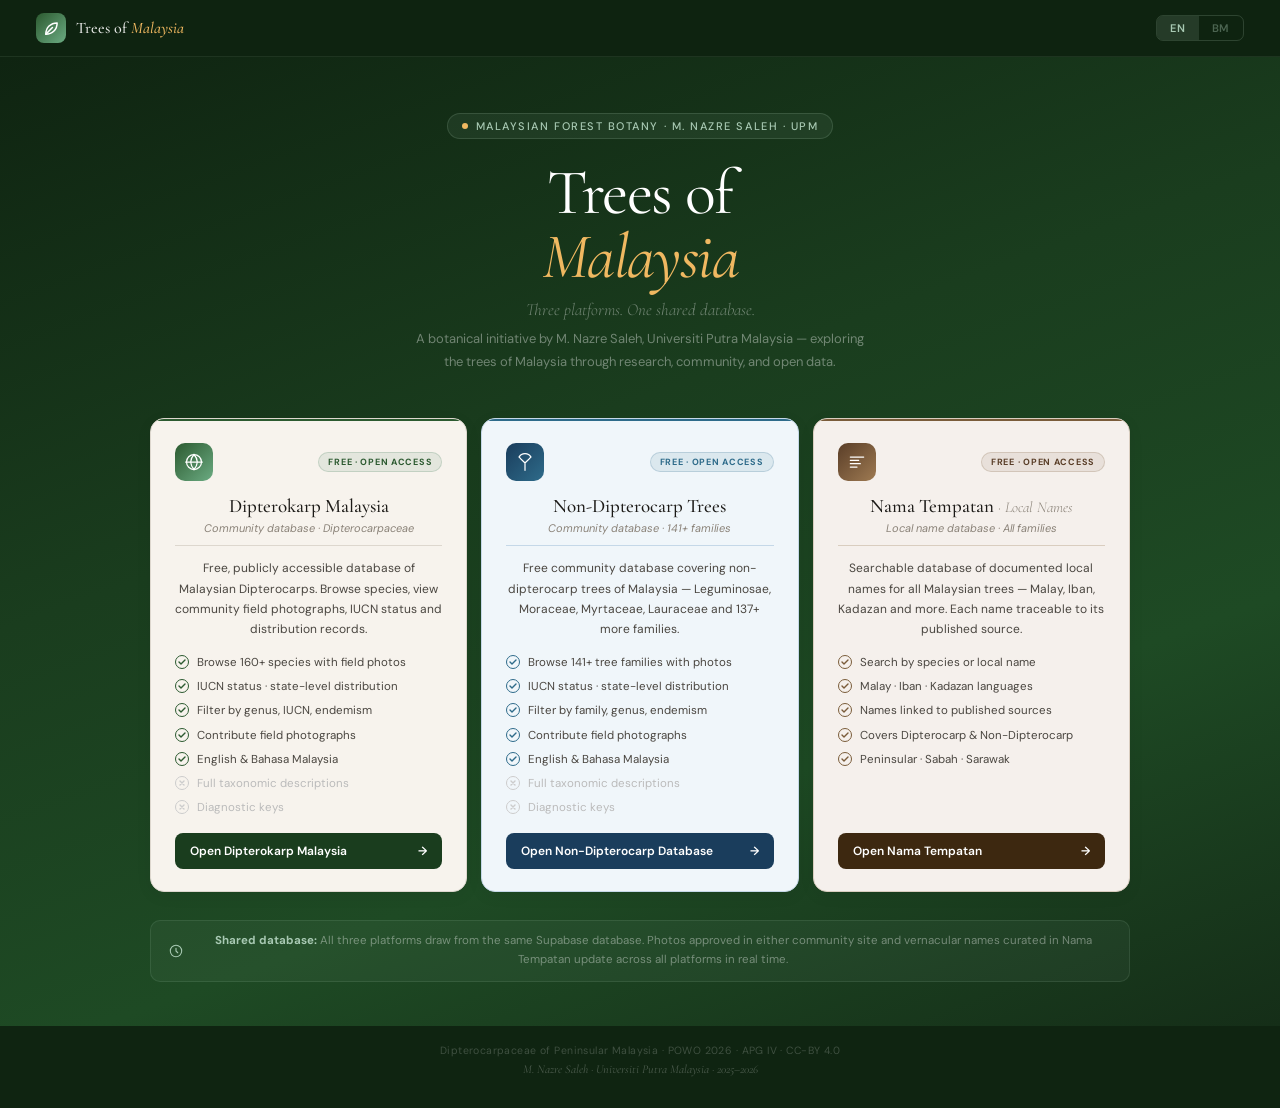
<file: index.html>
<!DOCTYPE html>
<html lang="en">
<head>
<meta name="robots" content="noindex, nofollow"><!-- under development: remove this line at public launch -->
<script>/* Moved to mypokok.com: forward visitors from the old GitHub address */(function(){var h=location.hostname;if(h==="2abetterment.github.io"){var p=location.pathname.replace(/^\/dipterocarp-of-malaysia/i,"")||"\/";location.replace("https:\/\/mypokok.com"+p+location.search+location.hash);}})();</script>
<meta charset="UTF-8">
<meta name="viewport" content="width=device-width, initial-scale=1.0">
<title>Trees of Malaysia · Portal Preview</title>
<link href="https://fonts.googleapis.com/css2?family=Cormorant+Garamond:ital,wght@0,300;0,400;0,500;1,300;1,400;1,500&family=DM+Sans:wght@300;400;500;600&display=swap" rel="stylesheet">
<style>
*{box-sizing:border-box;margin:0;padding:0;}
body{font-family:'DM Sans',sans-serif;background:#0F2411;min-height:100vh;}

/* TOPBAR */
.topbar{padding:13px 36px;display:flex;justify-content:space-between;align-items:center;border-bottom:1px solid rgba(168,201,179,.1);background:rgba(15,36,17,.88);backdrop-filter:blur(16px);position:sticky;top:0;z-index:50;}
.logo{display:flex;align-items:center;gap:10px;}
.logo-mark{width:30px;height:30px;border-radius:8px;background:linear-gradient(135deg,#2C5A30,#6BAB82);display:flex;align-items:center;justify-content:center;}
.logo-text{font-family:'Cormorant Garamond',serif;font-size:16px;font-weight:500;color:rgba(255,255,255,.9);}
.logo-text em{font-style:italic;color:#F0B861;}
.lang-toggle{display:flex;border:1px solid rgba(168,201,179,.2);border-radius:7px;overflow:hidden;}
.lang-btn{padding:5px 13px;background:none;border:none;cursor:pointer;font-size:11px;font-weight:600;letter-spacing:.06em;color:rgba(168,201,179,.4);text-transform:uppercase;transition:all .15s;font-family:'DM Sans',sans-serif;}
.lang-btn.on{background:rgba(168,201,179,.15);color:#A8C9B3;}

/* HERO */
.hero{padding:56px 36px 44px;text-align:center;background:linear-gradient(160deg,#0F2411 0%,#1A3D1E 40%,#1E4A24 70%,#152E18 100%);}
.eyebrow{display:inline-flex;align-items:center;gap:8px;padding:5px 14px;border-radius:999px;background:rgba(168,201,179,.08);border:1px solid rgba(168,201,179,.18);font-size:11px;font-weight:500;letter-spacing:.14em;text-transform:uppercase;color:#A8C9B3;margin-bottom:22px;}
.eyebrow-dot{width:6px;height:6px;border-radius:999px;background:#F0B861;}
.hero-title{font-family:'Cormorant Garamond',serif;font-size:64px;font-weight:400;color:white;line-height:1.0;letter-spacing:-.025em;margin-bottom:10px;}
.hero-title em{font-style:italic;color:#F0B861;}
.hero-sub{font-family:'Cormorant Garamond',serif;font-size:17px;font-weight:300;font-style:italic;color:rgba(255,255,255,.38);margin-bottom:8px;}
.hero-desc{font-size:13px;color:rgba(255,255,255,.38);max-width:460px;margin:0 auto 44px;line-height:1.75;}

/* CARDS CONTAINER */
.cards-wrap{max-width:980px;margin:0 auto;display:flex;flex-direction:column;gap:14px;}

/* MAIN CARD */
.main-card{background:linear-gradient(150deg,#1E4A24 0%,#163318 100%);border-radius:16px;border:1px solid rgba(198,166,48,.25);overflow:hidden;cursor:pointer;transition:all .2s ease;position:relative;box-shadow:0 8px 32px rgba(0,0,0,.3);}
.main-card:hover{transform:translateY(-3px);border-color:#F0B861;box-shadow:0 20px 60px rgba(0,0,0,.45);}
.main-card-top-bar{height:3px;background:linear-gradient(90deg,#C9862A,#F0B861,#C9862A);}
.main-card-badge{position:absolute;top:18px;right:18px;padding:4px 12px;border-radius:999px;font-size:10px;font-weight:700;letter-spacing:.1em;background:rgba(201,134,42,.15);color:#F0B861;border:1px solid rgba(201,134,42,.3);text-transform:uppercase;}
.main-card-inner{padding:30px 34px;display:grid;grid-template-columns:1fr 1fr;gap:40px;}
.mc-icon-row{display:flex;align-items:center;gap:10px;margin-bottom:18px;}
.mc-icon{width:46px;height:46px;border-radius:12px;background:linear-gradient(135deg,#C9862A,#F0B861);display:flex;align-items:center;justify-content:center;}
.mc-icon-label{font-size:10px;font-weight:600;letter-spacing:.14em;text-transform:uppercase;color:#F0B861;margin-bottom:2px;}
.mc-icon-sub{font-size:10px;color:rgba(168,201,179,.5);}
.mc-title{font-family:'Cormorant Garamond',serif;font-size:26px;font-weight:500;color:white;line-height:1.2;margin-bottom:6px;}
.mc-divider{height:1px;background:rgba(198,166,48,.2);margin:14px 0;}
.mc-desc{font-size:12.5px;color:rgba(255,255,255,.6);line-height:1.75;margin-bottom:20px;}
.pricing-box{padding:13px 15px;background:rgba(0,0,0,.25);border-radius:10px;border:1px solid rgba(198,166,48,.15);margin-bottom:20px;}
.pricing-title{font-size:9px;font-weight:600;letter-spacing:.14em;text-transform:uppercase;color:rgba(240,184,97,.55);margin-bottom:9px;}
.pricing-row{display:flex;justify-content:space-between;font-size:12px;color:rgba(255,255,255,.55);margin-bottom:5px;}
.pricing-row span:last-child{color:#F0B861;font-weight:600;}
.mc-cta{display:flex;align-items:center;justify-content:space-between;padding:12px 17px;background:linear-gradient(90deg,#C9862A,#F0B861);border-radius:9px;font-weight:600;font-size:13px;color:#1A3D1E;cursor:pointer;}
.mc-features-title{font-size:9px;font-weight:600;letter-spacing:.14em;text-transform:uppercase;color:rgba(168,201,179,.45);margin-bottom:13px;padding-top:4px;}
.feat-list{display:flex;flex-direction:column;gap:10px;}
.feat-item{display:flex;align-items:flex-start;gap:10px;font-size:12.5px;color:rgba(255,255,255,.7);line-height:1.5;}
.feat-dot-gold{width:16px;height:16px;flex-shrink:0;margin-top:1px;}

/* SUB CARDS — now 3 columns */
.sub-cards{display:grid;grid-template-columns:1fr 1fr 1fr;gap:14px;}
.sub-card{border-radius:14px;overflow:hidden;cursor:pointer;transition:all .2s ease;display:flex;flex-direction:column;box-shadow:0 4px 16px rgba(0,0,0,.06);}
.sub-card:hover{transform:translateY(-3px);box-shadow:0 16px 40px rgba(0,0,0,.12);}
.sub-card-accent{height:2px;}
.sub-card-inner{padding:22px 24px;flex:1;display:flex;flex-direction:column;}
.sc-header{display:flex;align-items:center;justify-content:space-between;margin-bottom:14px;}
.sc-icon{width:38px;height:38px;border-radius:10px;display:flex;align-items:center;justify-content:center;}
.sc-badge{padding:3px 9px;border-radius:999px;font-size:9px;font-weight:700;letter-spacing:.08em;text-transform:uppercase;background:rgba(61,122,87,.1);color:#2C5A30;border:1px solid rgba(61,122,87,.2);}
.sc-title{font-family:'Cormorant Garamond',serif;font-size:19px;font-weight:500;color:#1C1A17;line-height:1.2;margin-bottom:4px;}
.sc-subtitle{font-size:11px;color:#8A8278;margin-bottom:10px;font-style:italic;}
.sc-divider{height:1px;background:#DDD7CE;margin-bottom:12px;}
.sc-desc{font-size:12px;color:#4A4640;line-height:1.7;margin-bottom:14px;}
.sc-feat-list{display:flex;flex-direction:column;gap:7px;flex:1;}
.sc-feat{display:flex;align-items:flex-start;gap:8px;font-size:11.5px;color:#4A4640;line-height:1.5;}
.sc-nofeat{display:flex;align-items:flex-start;gap:8px;font-size:11.5px;color:#bbb;line-height:1.5;}
.sc-feat-icon{width:14px;height:14px;flex-shrink:0;margin-top:1px;}
.sc-cta{margin-top:16px;display:flex;align-items:center;justify-content:space-between;padding:10px 15px;border-radius:8px;font-weight:600;font-size:12px;cursor:pointer;}

/* SHARED NOTE */
.shared-note{max-width:980px;margin:14px auto 0;padding:11px 18px;background:rgba(168,201,179,.06);border:1px solid rgba(168,201,179,.12);border-radius:10px;display:flex;align-items:center;gap:12px;font-size:11.5px;color:rgba(255,255,255,.38);line-height:1.65;}
.shared-note strong{color:#A8C9B3;}

/* FOOTER */
.footer{text-align:center;padding:18px 36px 32px;}
.footer-line1{font-size:10.5px;color:rgba(255,255,255,.2);letter-spacing:.04em;}
.footer-line2{font-family:'Cormorant Garamond',serif;font-size:12px;font-style:italic;color:rgba(255,255,255,.26);margin-top:5px;}

svg{display:block;}
.live-dot{width:7px;height:7px;border-radius:50%;background:#2E6B8A;flex-shrink:0;animation:livepulse 2s ease-in-out infinite;}
@keyframes livepulse{0%,100%{opacity:1;transform:scale(1);}50%{opacity:.4;transform:scale(1.3);}}
</style>
</head>
<body>

<!-- TOPBAR -->
<div class="topbar">
  <div class="logo">
    <div class="logo-mark">
      <svg width="15" height="15" viewBox="0 0 16 16" fill="none"><path d="M2 14C2 7 7 2 14 2C14 9 9 14 2 14Z" stroke="white" stroke-width="1.6" stroke-linejoin="round"/><path d="M2 14L9 7" stroke="white" stroke-width="1.6" stroke-linecap="round"/></svg>
    </div>
    <span class="logo-text">Trees of <em>Malaysia</em></span>
  </div>
  <div class="lang-toggle">
    <button class="lang-btn on" onclick="setLang('en')">EN</button>
    <button class="lang-btn" onclick="setLang('bm')">BM</button>
  </div>
</div>

<!-- HERO -->
<div class="hero">
  <div class="eyebrow">
    <div class="eyebrow-dot"></div>
    <span id="txt-eyebrow">Malaysian Forest Botany · M. Nazre Saleh · UPM</span>
  </div>
  <h1 class="hero-title" id="txt-title">Trees of<br><em>Malaysia</em></h1>
  <p class="hero-sub" id="txt-sub">Three platforms. One shared database.</p>
  <p class="hero-desc" id="txt-desc">A botanical initiative by M. Nazre Saleh, Universiti Putra Malaysia — exploring the trees of Malaysia through research, community, and open data.</p>

  <div class="cards-wrap">

    <!-- MAIN CARD: Paid Academic Reference (Series I) -- HIDDEN until launch. To show it: change display:none to display:block on the next line -->
    <a href="trees_peninsular_malaysia_webapp.html" target="_blank" style="text-decoration:none;display:none;" class="main-card">
      <div class="main-card-top-bar"></div>
      <div class="main-card-badge" id="txt-badge-paid">PAID · Licence Required</div>
      <div class="main-card-inner">
        <!-- LEFT -->
        <div>
          <div class="mc-icon-row">
            <div class="mc-icon">
              <svg width="26" height="26" viewBox="0 0 24 24" fill="none"><path d="M4 19.5A2.5 2.5 0 016.5 17H20" stroke="#1A3D1E" stroke-width="1.5" stroke-linecap="round"/><path d="M6.5 2H20v20H6.5A2.5 2.5 0 014 19.5v-15A2.5 2.5 0 016.5 2z" stroke="#1A3D1E" stroke-width="1.5" stroke-linecap="round"/><path d="M9 7h7M9 11h5" stroke="#1A3D1E" stroke-width="1.5" stroke-linecap="round"/></svg>
            </div>
            <div>
              <div class="mc-icon-label" id="txt-badge2">Academic Reference</div>
              <div class="mc-icon-sub">Series I — Dipterocarpaceae</div>
            </div>
          </div>
          <div class="mc-title" id="txt-card2-title">Trees of Peninsular Malaysia</div>
          <div class="mc-divider"></div>
          <p class="mc-desc" id="txt-card2-desc">A structured interactive botanical reference for forestry students and researchers. Family → Genus → Species with full taxonomic descriptions, diagnostic characters, and POWO 2026 nomenclature.</p>
          <div class="pricing-box">
            <div class="pricing-title" id="txt-tiers">Access Tiers</div>
            <div class="pricing-row"><span id="txt-t1">Student (6 months)</span><span>RM 30–50</span></div>
            <div class="pricing-row"><span id="txt-t2">Individual (1 year)</span><span>RM 80–120</span></div>
            <div class="pricing-row" style="margin-bottom:0"><span id="txt-t3">Institutional (1 year)</span><span>RM 500–1,000</span></div>
          </div>
          <div class="mc-cta">
            <span id="txt-cta2">Access Interactive Reference</span>
            <span style="font-size:16px;">→</span>
          </div>
        </div>
        <!-- RIGHT -->
        <div>
          <div class="mc-features-title" id="txt-included">What's included</div>
          <div class="feat-list" id="feat-list-paid"></div>
        </div>
      </div>
    </a>

    <!-- SUB CARDS: 3 columns -->
    <div class="sub-cards">

      <!-- Dipterokarp Malaysia -->
      <a href="dipterokarp.html" target="_blank" class="sub-card" style="text-decoration:none;display:flex;flex-direction:column;background:#F7F3ED;border:1px solid #DDD7CE;">
        <div class="sub-card-accent" style="background:#2C5A30;"></div>
        <div class="sub-card-inner">
          <div class="sc-header">
            <div class="sc-icon" style="background:linear-gradient(135deg,#2C5A30,#6BAB82);">
              <svg width="20" height="20" viewBox="0 0 24 24" fill="none"><circle cx="12" cy="12" r="9" stroke="white" stroke-width="1.5"/><path d="M2 12h20M12 3a15 15 0 014 9 15 15 0 01-4 9 15 15 0 01-4-9 15 15 0 014-9z" stroke="white" stroke-width="1.5" stroke-linecap="round"/></svg>
            </div>
            <span class="sc-badge" id="txt-badge1">FREE · Open Access</span>
          </div>
          <div class="sc-title" id="txt-card1-title">Dipterokarp Malaysia</div>
          <div class="sc-subtitle" id="txt-card1-sub">Community database · Dipterocarpaceae</div>
          <div class="sc-divider"></div>
          <p class="sc-desc" id="txt-card1-desc">Free, publicly accessible database of Malaysian Dipterocarps. Browse species, view community field photographs, IUCN status and distribution records.</p>
          <div class="sc-feat-list" id="feat-list-dip"></div>
          <div class="sc-cta" style="background:#1A3D1E;color:white;">
            <span id="txt-cta1">Open Dipterokarp Malaysia</span><span>→</span>
          </div>
        </div>
      </a>

      <!-- Non-Dipterocarp Trees -->
      <a href="non_dipterocarp_trees_malaysia.html" target="_blank" class="sub-card" style="text-decoration:none;display:flex;flex-direction:column;background:#F0F6FA;border:1px solid #C5D8E8;">
        <div class="sub-card-accent" style="background:#2E6B8A;"></div>
        <div class="sub-card-inner">
          <div class="sc-header">
            <div class="sc-icon" style="background:linear-gradient(135deg,#1A3D5C,#2E6B8A);">
              <svg width="20" height="20" viewBox="0 0 24 24" fill="none"><path d="M12 22V13M12 13C10 11 7 9 5 6M12 13C14 11 17 9 19 6" stroke="white" stroke-width="1.5" stroke-linecap="round"/><path d="M5 6C6 4 9 2 12 2C15 2 18 4 19 6" stroke="white" stroke-width="1.5" stroke-linecap="round"/></svg>
            </div>
            <span class="sc-badge" style="background:rgba(46,107,138,.1);color:#2E6B8A;border-color:rgba(46,107,138,.2);" id="txt-badge3">FREE · Open Access</span>
          </div>
          <div class="sc-title" id="txt-card3-title">Non-Dipterocarp Trees</div>
          <div class="sc-subtitle" id="txt-card3-sub">Community database · 141+ families</div>
          <div class="sc-divider" style="background:#C5D8E8;"></div>
          <p class="sc-desc" id="txt-card3-desc">Free community database covering non-dipterocarp trees of Malaysia — Leguminosae, Moraceae, Myrtaceae, Lauraceae and 137+ more families.</p>
          <div class="sc-feat-list" id="feat-list-nondip"></div>
          <div id="nondip-live-stats" style="display:none;align-items:center;gap:6px;font-size:11.5px;color:#2E6B8A;background:rgba(46,107,138,.08);border:1px solid rgba(46,107,138,.18);border-radius:20px;padding:5px 12px;margin:8px 0 4px;font-weight:500;"></div>
          <div class="sc-cta" style="background:#1A3D5C;color:white;">
            <span id="txt-cta3">Open Non-Dipterocarp Database</span><span>→</span>
          </div>
        </div>
      </a>

      <!-- Nama Tempatan — Vernacular Names -->
      <a href="vernacular_names.html" target="_blank" class="sub-card" style="text-decoration:none;display:flex;flex-direction:column;background:#F5F0EC;border:1px solid #D9CDBF;">
        <div class="sub-card-accent" style="background:#7A5C3A;"></div>
        <div class="sub-card-inner">
          <div class="sc-header">
            <div class="sc-icon" style="background:linear-gradient(135deg,#5A3E28,#9E7A52);">
              <svg width="20" height="20" viewBox="0 0 24 24" fill="none"><path d="M4 6h16M4 10h10M4 14h12M4 18h8" stroke="white" stroke-width="1.5" stroke-linecap="round"/></svg>
            </div>
            <span class="sc-badge" style="background:rgba(122,92,58,.1);color:#5A3E28;border-color:rgba(122,92,58,.2);" id="txt-badge4">FREE · Open Access</span>
          </div>
          <div class="sc-title" id="txt-card4-title">Nama Tempatan <em style="font-size:15px;color:#8A8278;font-weight:300;">· Local Names</em></div>
          <div class="sc-subtitle" id="txt-card4-sub">Local name database · All families</div>
          <div class="sc-divider" style="background:#D9CDBF;"></div>
          <p class="sc-desc" id="txt-card4-desc">Searchable database of documented local names for all Malaysian trees — Malay, Iban, Kadazan and more. Each name traceable to its published source.</p>
          <div class="sc-feat-list" id="feat-list-vern"></div>
          <div id="vern-live-stats" style="display:none;align-items:center;gap:6px;font-size:11.5px;color:#7A5C3A;background:rgba(122,92,58,.08);border:1px solid rgba(122,92,58,.18);border-radius:20px;padding:5px 12px;margin:8px 0 4px;font-weight:500;"></div>
          <div class="sc-cta" style="background:#3D2810;color:white;">
            <span id="txt-cta4">Open Nama Tempatan</span><span>→</span>
          </div>
        </div>
      </a>

    </div><!-- /sub-cards -->

    <!-- SHARED NOTE -->
    <div class="shared-note">
      <svg width="14" height="14" viewBox="0 0 16 16" fill="none" style="flex-shrink:0"><circle cx="8" cy="8" r="6.5" stroke="#A8C9B3" stroke-width="1.2"/><path d="M8 5v3l2 2" stroke="#A8C9B3" stroke-width="1.3" stroke-linecap="round"/></svg>
      <p id="txt-shared"><strong>Shared database:</strong> All three platforms draw from the same Supabase database. Photos approved in either community site and vernacular names curated in Nama Tempatan update across all platforms in real time.</p>
    </div>

  </div><!-- /cards-wrap -->
</div><!-- /hero -->

<!-- FOOTER -->
<div class="footer">
  <div class="footer-line1" id="txt-footer1">Dipterocarpaceae of Peninsular Malaysia · POWO 2026 · APG IV · CC-BY 4.0</div>
  <div class="footer-line2">M. Nazre Saleh · Universiti Putra Malaysia · 2025–2026</div>
</div>

<script>
const content = {
  en: {
    eyebrow:    "Malaysian Forest Botany · M. Nazre Saleh · UPM",
    title:      "Trees of<br><em>Malaysia</em>",
    sub:        "Three platforms. One shared database.",
    desc:       "A botanical initiative by M. Nazre Saleh, Universiti Putra Malaysia — exploring the trees of Malaysia through research, community, and open data.",
    badgePaid:  "PAID · Licence Required",
    badge2:     "Academic Reference",
    card2title: "Trees of Peninsular Malaysia",
    card2desc:  "A structured interactive botanical reference for forestry students and researchers. Family → Genus → Species with full taxonomic descriptions, diagnostic characters, and POWO 2026 nomenclature.",
    tiers:      "Access Tiers",
    t1: "Student (6 months)", t2: "Individual (1 year)", t3: "Institutional (1 year)",
    cta2:       "Access Interactive Reference",
    included:   "What's included",
    paidFeats:  ["Full taxonomic & morphological descriptions","Diagnostic characters & identification keys","POWO 2026 accepted nomenclature","Etymology of genus & species epithets","Synonym history with full publications","Family → Genus → Species hierarchy","Time-limited access — renew annually"],
    badge1: "FREE · Open Access",
    card1title: "Dipterokarp Malaysia",
    card1sub:   "Community database · Dipterocarpaceae",
    card1desc:  "Free, publicly accessible database of Malaysian Dipterocarps. Browse species, view community field photographs, IUCN status and distribution records.",
    cta1:       "Open Dipterokarp Malaysia",
    dip_feats:  ["Browse 160+ species with field photos","IUCN status · state-level distribution","Filter by genus, IUCN, endemism","Contribute field photographs","English & Bahasa Malaysia"],
    dip_no:     ["Full taxonomic descriptions","Diagnostic keys"],
    badge3: "FREE · Open Access",
    card3title: "Non-Dipterocarp Trees",
    card3sub:   "Community database · 141+ families",
    card3desc:  "Free community database covering non-dipterocarp trees of Malaysia — Leguminosae, Moraceae, Myrtaceae, Lauraceae and 137+ more families.",
    cta3:       "Open Non-Dipterocarp Database",
    nondip_feats: ["Browse 141+ tree families with photos","IUCN status · state-level distribution","Filter by family, genus, endemism","Contribute field photographs","English & Bahasa Malaysia"],
    nondip_no:  ["Full taxonomic descriptions","Diagnostic keys"],
    badge4: "FREE · Open Access",
    card4title: "Nama Tempatan <em style=\"font-size:15px;color:#8A8278;font-weight:300;\">· Local Names</em>",
    card4sub:   "Local name database · All families",
    card4desc:  "Searchable database of documented local names for all Malaysian trees — Malay, Iban, Kadazan and more. Each name traceable to its published source.",
    cta4:       "Open Nama Tempatan",
    vern_feats: ["Search by species or local name","Malay · Iban · Kadazan languages","Names linked to published sources","Covers Dipterocarp & Non-Dipterocarp","Peninsular · Sabah · Sarawak"],
    vern_no:    [],
    shared:     "<strong>Shared database:</strong> All three platforms draw from the same Supabase database. Photos approved in either community site and vernacular names curated in Nama Tempatan update across all platforms in real time.",
    footer1:    "Dipterocarpaceae of Peninsular Malaysia · POWO 2026 · APG IV · CC-BY 4.0",
  },
  bm: {
    eyebrow:    "Botani Hutan Malaysia · M. Nazre Saleh · UPM",
    title:      "Pokok<br><em>Malaysia</em>",
    sub:        "Tiga platform. Satu pangkalan data.",
    desc:       "Inisiatif botani oleh M. Nazre Saleh, UPM — meneroka pokok Malaysia melalui penyelidikan, komuniti, dan data terbuka.",
    badgePaid:  "BERBAYAR · Lesen Diperlukan",
    badge2:     "Rujukan Akademik",
    card2title: "Pokok Semenanjung Malaysia",
    card2desc:  "Rujukan botani interaktif berstruktur untuk pelajar dan penyelidik perhutanan. Famili → Genus → Spesies dengan huraian taksonomi penuh dan tatanama POWO 2026.",
    tiers:      "Peringkat Akses",
    t1: "Pelajar (6 bulan)", t2: "Individu (1 tahun)", t3: "Institusi (1 tahun)",
    cta2:       "Akses Rujukan Interaktif",
    included:   "Yang disertakan",
    paidFeats:  ["Huraian taksonomi & morfologi penuh","Ciri diagnostik & kunci pengenalpastian","Tatanama diterima POWO 2026","Etimologi epitet genus & spesies","Sejarah sinonim dengan penerbitan penuh","Hierarki Famili → Genus → Spesies","Akses terhad masa — perbaharui setiap tahun"],
    badge1: "PERCUMA · Akses Terbuka",
    card1title: "Dipterokarp Malaysia",
    card1sub:   "Pangkalan data komuniti · Dipterocarpaceae",
    card1desc:  "Pangkalan data percuma Dipterokarp Malaysia. Layari spesies, lihat gambar lapangan komuniti, status IUCN dan rekod taburan.",
    cta1:       "Buka Dipterokarp Malaysia",
    dip_feats:  ["Layari 160+ spesies dengan gambar","Status IUCN · taburan mengikut negeri","Tapis mengikut genus, IUCN, endemisma","Sumbang gambar lapangan","Bahasa Malaysia & Inggeris"],
    dip_no:     ["Huraian taksonomi penuh","Kunci diagnostik"],
    badge3: "PERCUMA · Akses Terbuka",
    card3title: "Pokok Bukan Dipterokarp",
    card3sub:   "Pangkalan data komuniti · 141+ famili",
    card3desc:  "Pangkalan data komuniti percuma merangkumi pokok bukan dipterocarp Malaysia — Leguminosae, Moraceae, Myrtaceae dan 137+ famili lagi.",
    cta3:       "Buka Pangkalan Data Bukan Dipterokarp",
    nondip_feats: ["Layari 141+ famili pokok dengan gambar","Status IUCN · taburan mengikut negeri","Tapis mengikut famili, genus, endemisma","Sumbang gambar lapangan","Bahasa Malaysia & Inggeris"],
    nondip_no:  ["Huraian taksonomi penuh","Kunci diagnostik"],
    badge4: "PERCUMA · Akses Terbuka",
    card4title: "Nama Tempatan <em style=\"font-size:15px;color:#8A8278;font-weight:300;\">· Local Names</em>",
    card4sub:   "Pangkalan data nama tempatan · Semua famili",
    card4desc:  "Pangkalan data nama tempatan pokok Malaysia yang boleh dicari — Melayu, Iban, Kadazan dan lain-lain. Setiap nama boleh dikesan ke sumber asal.",
    cta4:       "Buka Nama Tempatan",
    vern_feats: ["Cari mengikut spesies atau nama tempatan","Bahasa Melayu · Iban · Kadazan","Nama dikaitkan dengan sumber diterbitkan","Merangkumi Dipterokarp & Bukan Dipterokarp","Semenanjung · Sabah · Sarawak"],
    vern_no:    [],
    shared:     "<strong>Pangkalan data dikongsi:</strong> Ketiga-tiga platform menggunakan pangkalan data Supabase yang sama. Gambar yang diluluskan dan nama tempatan yang dikurasi dikemas kini secara automatik merentasi semua platform.",
    footer1:    "Dipterocarpaceae Semenanjung Malaysia · POWO 2026 · APG IV · CC-BY 4.0",
  }
};

function checkSVG(color){ return `<svg class="sc-feat-icon" width="14" height="14" viewBox="0 0 14 14" fill="none"><circle cx="7" cy="7" r="6.5" stroke="${color}" stroke-width="1"/><path d="M4 7l2 2 4-4" stroke="${color}" stroke-width="1.4" stroke-linecap="round" stroke-linejoin="round"/></svg>`; }
function crossSVG(){ return `<svg class="sc-feat-icon" width="14" height="14" viewBox="0 0 14 14" fill="none"><circle cx="7" cy="7" r="6.5" stroke="#ccc" stroke-width="1"/><path d="M5 5l4 4M9 5l-4 4" stroke="#ccc" stroke-width="1.4" stroke-linecap="round"/></svg>`; }

let currentLang = 'en';

function setLang(lang) {
  currentLang = lang;
  document.querySelectorAll('.lang-btn').forEach(b => b.classList.toggle('on', b.textContent.toLowerCase() === lang));
  const c = content[lang];
  document.getElementById('txt-eyebrow').textContent    = c.eyebrow;
  document.getElementById('txt-title').innerHTML         = c.title;
  document.getElementById('txt-sub').textContent         = c.sub;
  document.getElementById('txt-desc').textContent        = c.desc;
  document.getElementById('txt-badge-paid').textContent  = c.badgePaid;
  document.getElementById('txt-badge2').textContent      = c.badge2;
  document.getElementById('txt-card2-title').textContent = c.card2title;
  document.getElementById('txt-card2-desc').textContent  = c.card2desc;
  document.getElementById('txt-tiers').textContent       = c.tiers;
  document.getElementById('txt-t1').textContent          = c.t1;
  document.getElementById('txt-t2').textContent          = c.t2;
  document.getElementById('txt-t3').textContent          = c.t3;
  document.getElementById('txt-cta2').textContent        = c.cta2;
  document.getElementById('txt-included').textContent    = c.included;
  document.getElementById('txt-badge1').textContent      = c.badge1;
  document.getElementById('txt-card1-title').textContent = c.card1title;
  document.getElementById('txt-card1-sub').textContent   = c.card1sub;
  document.getElementById('txt-card1-desc').textContent  = c.card1desc;
  document.getElementById('txt-cta1').textContent        = c.cta1;
  document.getElementById('txt-badge3').textContent      = c.badge3;
  document.getElementById('txt-card3-title').textContent = c.card3title;
  document.getElementById('txt-card3-sub').textContent   = c.card3sub;
  document.getElementById('txt-card3-desc').textContent  = c.card3desc;
  document.getElementById('txt-cta3').textContent        = c.cta3;
  document.getElementById('txt-badge4').textContent      = c.badge4;
  document.getElementById('txt-card4-title').innerHTML = c.card4title;
  document.getElementById('txt-card4-sub').textContent   = c.card4sub;
  document.getElementById('txt-card4-desc').textContent  = c.card4desc;
  document.getElementById('txt-cta4').textContent        = c.cta4;
  document.getElementById('txt-shared').innerHTML        = c.shared;
  document.getElementById('txt-footer1').textContent     = c.footer1;

  document.getElementById('feat-list-paid').innerHTML = c.paidFeats.map(f =>
    `<div class="feat-item">${checkSVG('#F0B861')}<span>${f}</span></div>`).join('');

  document.getElementById('feat-list-dip').innerHTML =
    c.dip_feats.map(f => `<div class="sc-feat">${checkSVG('#2C5A30')}<span>${f}</span></div>`).join('') +
    c.dip_no.map(f => `<div class="sc-nofeat">${crossSVG()}<span>${f}</span></div>`).join('');

  document.getElementById('feat-list-nondip').innerHTML =
    c.nondip_feats.map(f => `<div class="sc-feat">${checkSVG('#2E6B8A')}<span>${f}</span></div>`).join('') +
    c.nondip_no.map(f => `<div class="sc-nofeat">${crossSVG()}<span>${f}</span></div>`).join('');

  document.getElementById('feat-list-vern').innerHTML =
    c.vern_feats.map(f => `<div class="sc-feat">${checkSVG('#7A5C3A')}<span>${f}</span></div>`).join('') +
    c.vern_no.map(f => `<div class="sc-nofeat">${crossSVG()}<span>${f}</span></div>`).join('');
}

setLang('en');

// ── Live stats: Non-Dipterocarp ──
(function loadNonDipStats() {
  const SUPA_URL = 'https://xrntnarchlglhllvlrnv.supabase.co';
  const SUPA_KEY = 'sb_publishable_N968wHizQmuFaPYlHwDxhw_WXCOs32h';
  const headers  = { 'apikey': SUPA_KEY, 'Authorization': 'Bearer ' + SUPA_KEY };
  Promise.all([
    fetch(SUPA_URL + '/rest/v1/non_dipterocarp_species?select=id', { headers: { ...headers, 'Prefer': 'count=exact', 'Range': '0-0' } }),
    fetch(SUPA_URL + '/rest/v1/non_dipterocarp_families?select=id', { headers: { ...headers, 'Prefer': 'count=exact', 'Range': '0-0' } }),
    fetch(SUPA_URL + '/rest/v1/non_dipterocarp_genera?select=id',   { headers: { ...headers, 'Prefer': 'count=exact', 'Range': '0-0' } }),
  ]).then(([sr, fr, gr]) => {
    const pc = r => { const m = (r.headers.get('Content-Range')||'').match(/\/(\d+)$/); return m ? parseInt(m[1]) : null; };
    const nS = pc(sr), nF = pc(fr), nG = pc(gr);
    if (!nS) return;
    const sub3 = document.getElementById('txt-card3-sub');
    if (sub3) sub3.textContent = currentLang === 'bm'
      ? `Pangkalan data komuniti · ${nF} famili · ${nG} genera · ${nS.toLocaleString()} spesies`
      : `Community database · ${nF} families · ${nG} genera · ${nS.toLocaleString()} species`;
    const el = document.getElementById('nondip-live-stats');
    if (el) { el.innerHTML = `<span class="live-dot"></span><strong>${nS.toLocaleString()}</strong> species &nbsp;·&nbsp; <strong>${nG}</strong> genera &nbsp;·&nbsp; <strong>${nF}</strong> families`; el.style.display = 'flex'; }
    if (typeof content !== 'undefined') {
      content.en.card3sub = `Community database · ${nF} families · ${nG} genera · ${nS.toLocaleString()} species`;
      content.bm.card3sub = `Pangkalan data komuniti · ${nF} famili · ${nG} genera · ${nS.toLocaleString()} spesies`;
    }
  }).catch(()=>{});
})();

// ── Live stats: Vernacular Names ──
(function loadVernStats() {
  const SUPA_URL = 'https://xrntnarchlglhllvlrnv.supabase.co';
  const SUPA_KEY = 'sb_publishable_N968wHizQmuFaPYlHwDxhw_WXCOs32h';
  const headers  = { 'apikey': SUPA_KEY, 'Authorization': 'Bearer ' + SUPA_KEY };
  fetch(SUPA_URL + '/rest/v1/vernacular_names?select=id', { headers: { ...headers, 'Prefer': 'count=exact', 'Range': '0-0' } })
  .then(r => {
    const m = (r.headers.get('Content-Range')||'').match(/\/(\d+)$/);
    const n = m ? parseInt(m[1]) : null;
    if (!n) return;
    const el = document.getElementById('vern-live-stats');
    if (el) { el.innerHTML = `<span class="live-dot" style="background:#7A5C3A;"></span><strong>${n.toLocaleString()}</strong> documented names`; el.style.display = 'flex'; }
    const sub4 = document.getElementById('txt-card4-sub');
    if (sub4) sub4.textContent = currentLang === 'bm'
      ? `Pangkalan data nama tempatan · ${n.toLocaleString()} nama`
      : `Local name database · ${n.toLocaleString()} names`;
  }).catch(()=>{});
})();
</script>
</body>
</html>
</file>
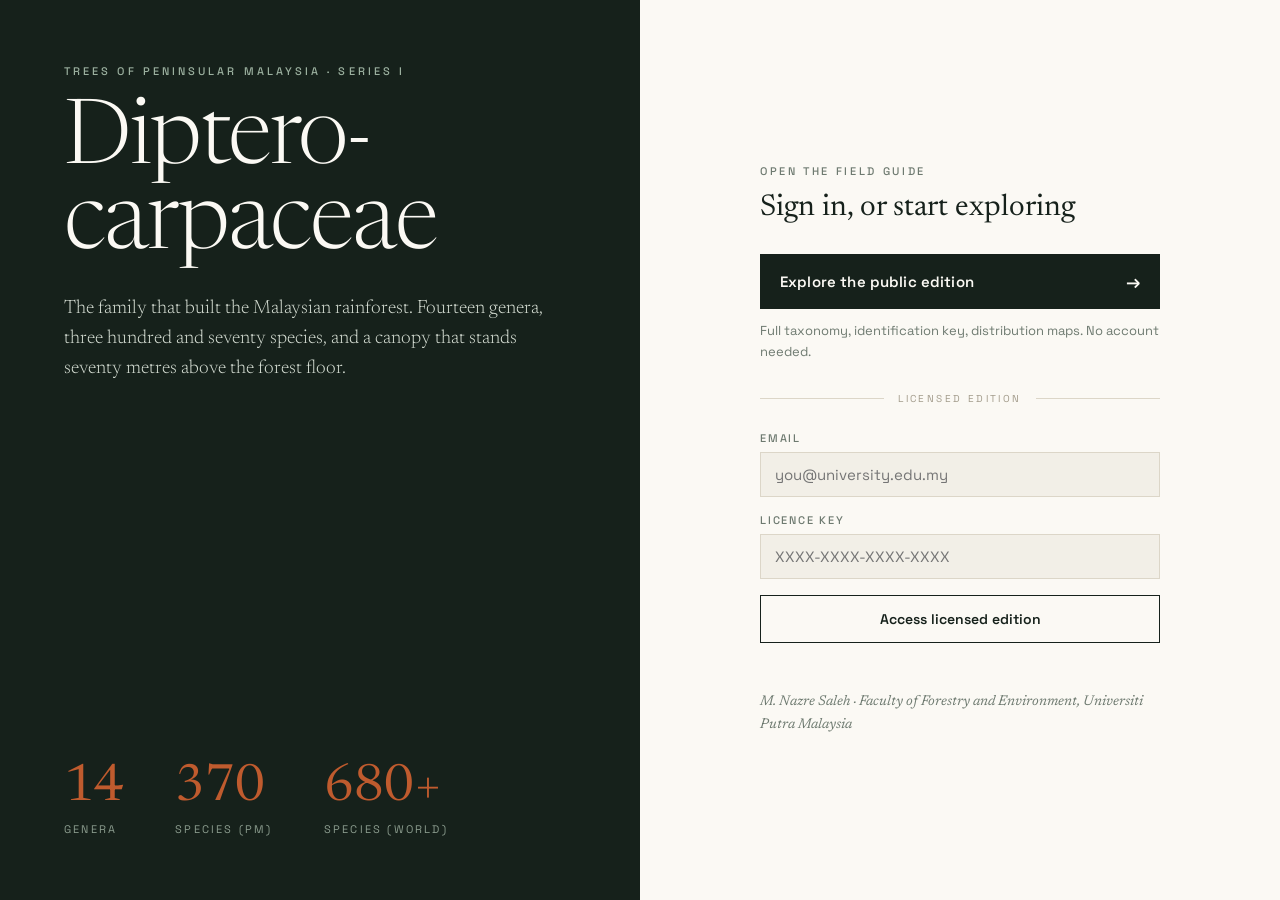
<file: Dipterocarps of Peninsular Malaysia_new.html>
<!DOCTYPE html>
<html lang="en">
<head>
<meta charset="utf-8">
<meta name="viewport" content="width=device-width,initial-scale=1">
<title>Dipterocarps of Peninsular Malaysia</title>
<link rel="preconnect" href="https://fonts.googleapis.com">
<link rel="preconnect" href="https://fonts.gstatic.com" crossorigin>
<link href="https://fonts.googleapis.com/css2?family=Newsreader:ital,opsz,wght@0,6..72,300;0,6..72,400;1,6..72,300;1,6..72,400&family=Space+Grotesk:wght@300;400;500;600&display=swap" rel="stylesheet">
<style>
*{margin:0;padding:0;box-sizing:border-box}
html,body{height:100%;font-family:'Space Grotesk',system-ui,sans-serif;background:#F2EFE7;color:#16211B}
button{font-family:'Space Grotesk',system-ui,sans-serif;cursor:pointer}
input{font-family:'Space Grotesk',system-ui,sans-serif}
@keyframes fadeIn{from{opacity:0;transform:translateY(5px)}to{opacity:1;transform:translateY(0)}}
.fade{animation:fadeIn .2s ease}
.hidden{display:none!important}

/* ── GATE ── */
#gate{min-height:100vh;display:grid;grid-template-columns:repeat(auto-fit,minmax(min(100%,340px),1fr));background:#16211B;color:#FBF9F4}
.gate-left{padding:clamp(28px,5vw,72px);display:flex;flex-direction:column;justify-content:space-between;gap:40px;position:relative;overflow:hidden}
.gate-series{font-size:11px;letter-spacing:.28em;text-transform:uppercase;color:#9BB09F;font-weight:500}
.gate-h1{font-family:'Newsreader',Georgia,serif;font-weight:300;font-size:clamp(44px,7vw,92px);line-height:.95;margin:22px 0 0;letter-spacing:-.02em}
.gate-intro{font-family:'Newsreader',Georgia,serif;font-size:clamp(17px,1.5vw,22px);line-height:1.55;font-weight:300;color:#D6DED4;max-width:46ch;margin:24px 0 0}
.gate-stats{display:flex;gap:clamp(18px,4vw,54px);flex-wrap:wrap}
.gate-stat-n{font-family:'Newsreader',Georgia,serif;font-size:clamp(34px,4vw,54px);line-height:1;color:#BF5B2E;font-weight:400}
.gate-stat-l{font-size:11px;letter-spacing:.2em;text-transform:uppercase;color:#8B9C8E;margin-top:8px}
.gate-right{background:#FBF9F4;color:#16211B;padding:clamp(28px,4vw,56px);display:flex;flex-direction:column;justify-content:center}
.gate-form{max-width:400px;width:100%;margin:0 auto}
.gate-eyebrow{font-size:11px;letter-spacing:.24em;text-transform:uppercase;color:#6E7A70;font-weight:500}
.gate-h2{font-family:'Newsreader',Georgia,serif;font-weight:400;font-size:30px;line-height:1.2;margin:12px 0 28px}
.gate-guest-btn{width:100%;padding:16px 20px;background:#16211B;color:#FBF9F4;border:none;font-size:15px;font-weight:600;letter-spacing:.01em;display:flex;align-items:center;justify-content:space-between;gap:12px;transition:background .18s}
.gate-guest-btn:hover{background:#BF5B2E}
.gate-guest-note{font-size:13px;line-height:1.6;color:#6E7A70;margin:12px 0 0}
.gate-divider{display:flex;align-items:center;gap:14px;margin:30px 0 26px}
.gate-divider-line{height:1px;background:#DCD6C8;flex:1}
.gate-divider-txt{font-size:10px;letter-spacing:.24em;text-transform:uppercase;color:#A39C8C}
.gate-label{font-size:11px;letter-spacing:.16em;text-transform:uppercase;color:#6E7A70;display:block;margin-bottom:7px;font-weight:500}
.gate-input{width:100%;padding:12px 14px;background:#F2EFE7;border:1px solid #DCD6C8;font-size:15px;color:#16211B;outline:none;margin-bottom:16px}
.gate-input:focus{border-color:#16211B;background:#fff}
.gate-sign-btn{width:100%;padding:14px;background:transparent;color:#16211B;border:1px solid #16211B;font-size:14px;font-weight:600;transition:all .18s}
.gate-sign-btn:hover{background:#16211B;color:#FBF9F4}
.gate-err{font-size:13px;color:#A3282B;min-height:20px;margin-top:10px;line-height:1.5}
.gate-byline{font-family:'Newsreader',Georgia,serif;font-size:14px;font-style:italic;color:#6E7A70;line-height:1.6;margin:18px 0 0}

/* ── APP SHELL ── */
#app{display:none;grid-template-columns:minmax(0,248px) minmax(0,1fr);min-height:100vh}
#app.visible{display:grid}

/* ── SIDEBAR ── */
.sb{background:#16211B;color:#D6DED4;position:sticky;top:0;height:100vh;display:flex;flex-direction:column;overflow-y:auto}
.sb-brand{padding:24px 20px 18px;border-bottom:1px solid rgba(155,176,159,.16)}
.sb-series{font-size:9.5px;letter-spacing:.26em;text-transform:uppercase;color:#8B9C8E;font-weight:500}
.sb-title{font-family:'Newsreader',Georgia,serif;font-size:22px;line-height:1.15;color:#FBF9F4;margin-top:8px;font-weight:400}
.sb-title em{color:#9BB09F;font-size:15px;font-style:italic}
.sb-user{padding:12px 20px;border-bottom:1px solid rgba(155,176,159,.1);background:rgba(0,0,0,.15)}
.sb-user-email{font-size:13px;font-weight:500;color:#D6DED4}
.sb-user-tier{font-size:12px;color:#8B9C8E;margin-top:2px}
.sb-nav{padding:12px 0 6px;display:flex;flex-direction:column;gap:1px}
.sb-nav-btn{width:100%;text-align:left;background:none;border:none;border-left:2px solid transparent;padding:9px 20px;font-size:15px;color:rgba(203,213,225,.8);display:flex;justify-content:space-between;align-items:center;transition:all .1s}
.sb-nav-btn:hover{background:rgba(155,176,159,.1);color:#FBF9F4}
.sb-nav-btn.active{background:rgba(155,176,159,.12);color:#FBF9F4;border-left-color:#9BB09F}
.sb-nav-num{font-size:10px;color:#6E7A70;width:14px}
.sb-nav-count{font-size:11px;color:#8B9C8E}
.sb-genera-hd{font-size:9.5px;letter-spacing:.24em;text-transform:uppercase;color:#6E7A70;font-weight:500;padding:14px 20px 8px}
.sb-genera-list{display:flex;flex-direction:column;gap:1px;padding:0 20px}
.sb-genus-btn{width:100%;text-align:left;background:none;border:none;padding:5px 8px;display:flex;justify-content:space-between;align-items:center;border-radius:1px;transition:all .1s}
.sb-genus-btn:hover{background:rgba(155,176,159,.1);color:#FBF9F4}
.sb-genus-btn.active{color:#9BB09F}
.sb-genus-name{font-family:'Newsreader',Georgia,serif;font-style:italic;font-size:15px}
.sb-genus-n{font-size:11px;color:#6E7A70}
.sb-footer{margin-top:auto;padding:16px 20px 22px;border-top:1px solid rgba(155,176,159,.16);display:flex;flex-direction:column;gap:10px}
.sb-footer-txt{font-size:11px;color:#8B9C8E;line-height:1.5}
.sb-signout{background:none;border:none;color:#6E7A70;font-size:12px;text-align:left;padding:0;letter-spacing:.04em;transition:color .15s}
.sb-signout:hover{color:#BF5B2E}

/* ── MAIN ── */
.main{min-width:0;min-height:100vh;background:#F2EFE7}
.topbar{position:sticky;top:0;z-index:60;background:rgba(242,239,231,.94);backdrop-filter:blur(10px);border-bottom:1px solid #DCD6C8;padding:12px clamp(16px,3vw,40px);display:flex;gap:14px;align-items:center}
.search-wrap{position:relative;flex:1;max-width:460px}
.search-icon{position:absolute;left:13px;top:50%;transform:translateY(-50%);color:#A39C8C;font-size:15px;pointer-events:none}
.search-inp{width:100%;padding:11px 14px 11px 34px;background:#FBF9F4;border:1px solid #DCD6C8;font-size:14px;outline:none;color:#16211B}
.search-inp:focus{border-color:#16211B}
.search-drop{position:absolute;top:calc(100% + 6px);left:0;right:0;background:#FBF9F4;border:1px solid #DCD6C8;box-shadow:0 18px 40px rgba(22,33,27,.14);max-height:340px;overflow-y:auto;z-index:80;display:none}
.search-drop.open{display:block}
.sd-item{width:100%;text-align:left;background:none;border:none;border-bottom:1px solid #ECE7DA;padding:11px 14px;display:flex;gap:12px;align-items:center;transition:background .1s}
.sd-item:hover{background:#F2EFE7}
.sd-kind{font-size:9.5px;letter-spacing:.14em;text-transform:uppercase;color:#6E7A70;background:#ECE7DA;padding:3px 7px;flex-shrink:0}
.sd-name{font-family:'Newsreader',Georgia,serif;font-style:italic;font-size:16px;color:#16211B;display:block}
.sd-sub{font-size:12px;color:#6E7A70}
.topbar-right{display:flex;gap:8px;align-items:center;margin-left:auto;flex-shrink:0}
.lang-pill{display:flex;border:0.5px solid #DCD6C8;overflow:hidden}
.lang-btn{background:transparent;border:none;color:#888;font-size:13px;letter-spacing:1px;padding:5px 12px;transition:all .2s}
.lang-btn.active{background:#16211B;color:#FBF9F4}

/* ── PAGE CONTENT ── */
.page{display:none;padding:clamp(20px,3vw,44px) clamp(16px,3vw,40px) 80px;animation:fadeIn .22s ease;max-width:1180px}
.page.active{display:block}

/* ── OVERVIEW ── */
.ov-hero{display:grid;grid-template-columns:repeat(auto-fit,minmax(min(100%,320px),1fr));gap:clamp(20px,3vw,40px);align-items:end;padding-bottom:clamp(24px,3vw,40px);border-bottom:2px solid #16211B}
.ov-eyebrow{font-size:10px;letter-spacing:.26em;text-transform:uppercase;color:#6E7A70;font-weight:500}
.ov-h1{font-family:'Newsreader',Georgia,serif;font-weight:300;font-size:clamp(40px,6vw,80px);line-height:.98;margin:14px 0 0;letter-spacing:-.02em}
.ov-h1 small{font-size:.32em;font-style:italic;color:#6E7A70;letter-spacing:0}
.ov-intro{font-family:'Newsreader',Georgia,serif;font-size:clamp(18px,1.7vw,24px);line-height:1.5;font-weight:300;color:#2C3B32;max-width:52ch;margin:20px 0 0}
.stat-grid{display:grid;grid-template-columns:1fr 1fr;gap:1px;background:#DCD6C8;border:1px solid #DCD6C8}
.stat-cell{background:#FBF9F4;padding:16px 18px}
.stat-n{font-family:'Newsreader',Georgia,serif;font-size:38px;line-height:1;color:#16211B;font-weight:400}
.stat-l{font-size:10px;letter-spacing:.16em;text-transform:uppercase;color:#6E7A70;margin-top:8px;line-height:1.4}
.three-grid{display:grid;grid-template-columns:repeat(auto-fit,minmax(min(100%,260px),1fr));gap:1px;background:#F2EFE7;margin-top:clamp(24px,3vw,44px)}
.three-cell{background:#FBF9F4;padding:24px 24px 26px;box-shadow:0 0 0 1px #DCD6C8}
.three-tag{font-size:10px;letter-spacing:.2em;text-transform:uppercase;color:#BF5B2E;font-weight:600}
.three-h{font-family:'Newsreader',Georgia,serif;font-size:23px;font-weight:400;margin:12px 0 10px;line-height:1.25}
.three-p{font-size:14px;line-height:1.7;color:#4A574E}
.section-hd{display:flex;align-items:baseline;justify-content:space-between;gap:16px;border-bottom:1px solid #DCD6C8;padding-bottom:10px;margin-bottom:20px}
.section-h2{font-family:'Newsreader',Georgia,serif;font-size:clamp(26px,3vw,38px);font-weight:400;margin:0}
.section-link{background:none;border:none;color:#BF5B2E;font-size:13px;padding:0;font-weight:500}
.section-link:hover{text-decoration:underline}

/* ── STATUS BARS ── */
.status-list{display:flex;flex-direction:column;gap:1px}
.status-row{background:#FBF9F4;border:none;padding:12px 14px;display:flex;align-items:center;gap:14px;text-align:left;width:100%;border-left-width:3px;border-left-style:solid;transition:background .15s}
.status-row:hover{background:#ECE7DA;cursor:pointer}
.status-lbl{font-size:11px;letter-spacing:.14em;text-transform:uppercase;color:#16211B;width:118px;flex-shrink:0;font-weight:500}
.status-bar{height:6px;background:currentColor;border-radius:0}
.status-n{font-family:'Newsreader',Georgia,serif;font-size:20px;color:#16211B;margin-left:auto}

/* ── GENERA GRID (overview) ── */
.genera-grid-ov{display:grid;grid-template-columns:repeat(auto-fill,minmax(min(100%,236px),1fr));gap:1px;background:#F2EFE7}
.genus-card-ov{background:#FBF9F4;border:none;padding:20px;text-align:left;display:flex;flex-direction:column;gap:8px;min-height:170px;transition:background .18s;box-shadow:0 0 0 1px #DCD6C8;width:100%}
.genus-card-ov:hover{background:#16211B;color:#FBF9F4}
.genus-card-ov:hover .gc-auth-ov,.genus-card-ov:hover .gc-count-ov{color:rgba(155,176,159,.7)}
.gc-name-ov{font-family:'Newsreader',Georgia,serif;font-style:italic;font-size:24px;line-height:1.1;font-weight:400}
.gc-auth-ov{font-size:11px;color:#6E7A70;letter-spacing:.04em}
.gc-malay-ov{font-size:13px;color:#BF5B2E;font-weight:500;margin-top:2px}
.gc-hook-ov{font-size:12.5px;line-height:1.55;opacity:.72;margin-top:auto}
.gc-count-ov{font-size:11px;letter-spacing:.1em;text-transform:uppercase;opacity:.6}

/* ── GENERA LIST PAGE ── */
.genera-list{display:flex;flex-direction:column;gap:1px;background:#DCD6C8;border:1px solid #DCD6C8}
.genus-row{background:#FBF9F4;border:none;padding:20px 22px;text-align:left;display:grid;grid-template-columns:minmax(0,220px) minmax(0,1fr) auto;gap:20px;align-items:center;width:100%;transition:background .15s}
.genus-row:hover{background:#ECE7DA;cursor:pointer}
.gr-name{font-family:'Newsreader',Georgia,serif;font-style:italic;font-size:25px;line-height:1.1}
.gr-auth{font-size:11px;color:#6E7A70;margin-top:4px}
.gr-malay{font-size:13px;color:#BF5B2E;font-weight:500;margin-top:4px}
.gr-fruit{font-size:14px;line-height:1.65;color:#4A574E}
.gr-n{font-family:'Newsreader',Georgia,serif;font-size:26px;line-height:1;text-align:right}
.gr-n-lbl{font-size:10px;letter-spacing:.14em;text-transform:uppercase;color:#6E7A70;margin-top:5px;text-align:right}

/* ── GENUS DETAIL ── */
.genus-hero{display:grid;grid-template-columns:repeat(auto-fit,minmax(min(100%,300px),1fr));gap:clamp(20px,3vw,44px);border-bottom:2px solid #16211B;padding-bottom:clamp(20px,3vw,34px)}
.genus-h1{font-family:'Newsreader',Georgia,serif;font-weight:300;font-style:italic;font-size:clamp(38px,5.5vw,72px);line-height:1;margin:12px 0 6px}
.genus-auth-txt{font-size:14px;color:#6E7A70}
.genus-tags{display:flex;gap:8px;flex-wrap:wrap;margin-top:14px}
.genus-tag-dark{font-size:12.5px;padding:5px 11px;background:#16211B;color:#FBF9F4;letter-spacing:.02em}
.genus-tag-outline{font-size:12.5px;padding:5px 11px;border:1px solid #DCD6C8;color:#4A574E}
.genus-desc{font-family:'Newsreader',Georgia,serif;font-size:clamp(16px,1.5vw,20px);line-height:1.6;color:#2C3B32;margin:20px 0 0;max-width:56ch}
.genus-chars{display:grid;grid-template-columns:repeat(auto-fit,minmax(min(100%,280px),1fr));gap:1px;background:#F2EFE7;margin-top:1px}
.genus-char{background:#FBF9F4;padding:18px 20px;box-shadow:0 0 0 1px #DCD6C8}
.genus-char-k{font-size:10px;letter-spacing:.16em;text-transform:uppercase;color:#BF5B2E;font-weight:600}
.genus-char-v{font-family:'Newsreader',Georgia,serif;font-size:16px;line-height:1.6;color:#2C3B32;margin-top:8px}

/* ── SPECIES CARDS (in genus) ── */
.spp-grid{display:grid;grid-template-columns:repeat(auto-fill,minmax(min(100%,262px),1fr));gap:1px;background:#F2EFE7}
.spp-card{background:#FBF9F4;display:flex;flex-direction:column;box-shadow:0 0 0 1px #DCD6C8}
.spp-card-top{background:none;border:none;text-align:left;padding:18px 18px 14px;flex:1;display:flex;flex-direction:column;gap:7px;width:100%;transition:background .15s}
.spp-card-top:hover{background:#ECE7DA;cursor:pointer}
.spp-sci{font-family:'Newsreader',Georgia,serif;font-style:italic;font-size:19px;line-height:1.15}
.spp-auth{font-size:11px;color:#6E7A70}
.spp-malay{font-size:13.5px;color:#BF5B2E;font-weight:500}
.spp-tags{display:flex;gap:6px;flex-wrap:wrap;margin-top:4px}
.spp-status{font-size:11px;padding:3px 8px;font-weight:600;letter-spacing:.04em}
.spp-h-tag{font-size:11px;padding:3px 8px;background:#ECE7DA;color:#4A574E;letter-spacing:.02em}
.spp-card-btns{display:flex;border-top:1px solid #ECE7DA}
.spp-card-btn{flex:1;background:none;border:none;padding:8px;font-size:12px;color:#6E7A70;letter-spacing:.06em;transition:color .15s;border-right:1px solid #ECE7DA}
.spp-card-btn:last-child{border-right:none}
.spp-card-btn:hover{color:#BF5B2E}

/* ── SPECIES DETAIL ── */
.breadcrumb{display:flex;gap:8px;align-items:center;font-size:12px;color:#6E7A70;margin-bottom:18px;flex-wrap:wrap}
.bc-btn{background:none;border:none;color:#6E7A70;font-size:12px;padding:0;transition:color .15s}
.bc-btn:hover{color:#BF5B2E}
.bc-sep{color:#C9C2B2}
.spp-hero{display:grid;grid-template-columns:repeat(auto-fit,minmax(min(100%,300px),1fr));gap:clamp(20px,3vw,40px);align-items:start}
.spp-timber{font-size:10px;letter-spacing:.26em;text-transform:uppercase;color:#6E7A70;font-weight:500}
.spp-h1{font-family:'Newsreader',Georgia,serif;font-weight:300;font-style:italic;font-size:clamp(36px,5.2vw,68px);line-height:1;margin:12px 0 8px;letter-spacing:-.01em}
.spp-auth-txt{font-size:14px;color:#6E7A70}
.spp-malay-lg{font-family:'Newsreader',Georgia,serif;font-size:clamp(20px,2vw,26px);color:#BF5B2E;margin-top:10px}
.spp-diag{font-family:'Newsreader',Georgia,serif;font-size:clamp(17px,1.6vw,21px);line-height:1.55;color:#2C3B32;margin:18px 0 0;max-width:54ch}
.spp-action-btns{display:flex;gap:10px;flex-wrap:wrap;margin-top:22px}
.spp-act-btn{padding:9px 16px;background:none;border:1px solid #DCD6C8;font-size:12px;color:#16211B;letter-spacing:.06em;transition:all .15s}
.spp-act-btn:hover{border-color:#16211B}
.spp-act-btn.saved{background:#16211B;color:#FBF9F4;border-color:#16211B}
.spp-img-placeholder{width:100%;aspect-ratio:4/5;background:#ECE7DA;display:flex;align-items:center;justify-content:center}
.spp-img-txt{font-family:'Newsreader',Georgia,serif;font-style:italic;font-size:13px;color:#A39C8C}
.spp-stat-grid{display:grid;grid-template-columns:1fr 1fr;gap:1px;background:#DCD6C8;margin-top:1px}
.spp-stat-cell{background:#FBF9F4;padding:12px 14px}
.spp-stat-n{font-family:'Newsreader',Georgia,serif;font-size:19px;line-height:1.2;color:#16211B}
.spp-stat-l{font-size:9.5px;letter-spacing:.14em;text-transform:uppercase;color:#6E7A70;margin-top:5px}
.tabs{display:flex;border-bottom:1px solid #DCD6C8;margin:clamp(26px,3.5vw,44px) 0 26px;overflow-x:auto}
.tab-btn{padding:12px 18px;background:none;border:none;border-bottom:2px solid transparent;font-size:13px;color:#6E7A70;letter-spacing:.06em;white-space:nowrap;transition:all .15s;margin-bottom:-1px}
.tab-btn:hover{color:#16211B}
.tab-btn.active{color:#16211B;border-bottom-color:#16211B;font-weight:500}
.chars-grid{display:grid;grid-template-columns:repeat(auto-fit,minmax(min(100%,300px),1fr));gap:1px;background:#F2EFE7}
.char-cell{background:#FBF9F4;padding:20px 22px 22px;display:flex;flex-direction:column;gap:10px;box-shadow:0 0 0 1px #DCD6C8}
.char-k{font-size:10px;letter-spacing:.18em;text-transform:uppercase;color:#BF5B2E;font-weight:600}
.char-bm{font-family:'Newsreader',Georgia,serif;font-style:italic;font-size:13px;color:#A39C8C}
.char-v{font-family:'Newsreader',Georgia,serif;font-size:16.5px;line-height:1.65;color:#2C3B32}
.dist-text{font-family:'Newsreader',Georgia,serif;font-size:17px;line-height:1.7;color:#2C3B32;max-width:65ch}
.synonyms-box{margin-top:20px;padding:18px 20px;background:#FBF9F4;border:1px solid #DCD6C8}
.synonyms-hd{font-size:10px;letter-spacing:.18em;text-transform:uppercase;color:#6E7A70;font-weight:500;margin-bottom:12px}
.synonym-item{font-family:'Newsreader',Georgia,serif;font-style:italic;font-size:15px;color:#4A574E;padding:4px 0;border-bottom:0.5px solid #ECE7DA}
.synonym-item:last-child{border-bottom:none}

/* ── GLOSSARY ── */
.glossary-list{display:flex;flex-direction:column;gap:1px}
.glossary-item{background:#FBF9F4;padding:14px 18px;border-bottom:1px solid #ECE7DA;display:grid;grid-template-columns:minmax(0,160px) 1fr;gap:20px}
.gl-term{font-weight:600;font-size:14px;color:#16211B}
.gl-def{font-family:'Newsreader',Georgia,serif;font-size:15px;line-height:1.6;color:#2C3B32}

/* ── BACK BUTTON ── */
.back-btn{background:none;border:none;color:#6E7A70;font-size:12px;padding:0;margin-bottom:18px;letter-spacing:.06em;display:inline-block;transition:color .15s}
.back-btn:hover{color:#BF5B2E}

/* ── LOADING ── */
.loading{padding:40px;text-align:center;font-family:'Newsreader',Georgia,serif;font-size:18px;font-style:italic;color:#8B9C8E}

/* ── RESPONSIVE ── */
@media(max-width:700px){
  #app{grid-template-columns:1fr}
  .sb{display:none;position:fixed;left:0;top:0;width:248px;z-index:100}
  .sb.open{display:flex}
  .genus-row{grid-template-columns:1fr}
  .gr-fruit,.gr-n,.gr-n-lbl{display:none}
}
</style>
</head>
<body>

<!-- ── GATE ── -->
<div id="gate">
  <div class="gate-left">
    <div>
      <div class="gate-series">Trees of Peninsular Malaysia · Series I</div>
      <h1 class="gate-h1">Diptero­carpaceae</h1>
      <p class="gate-intro">The family that built the Malaysian rainforest. Fourteen genera, three hundred and seventy species, and a canopy that stands seventy metres above the forest floor.</p>
    </div>
    <div class="gate-stats">
      <div><div class="gate-stat-n">14</div><div class="gate-stat-l">Genera</div></div>
      <div><div class="gate-stat-n">370</div><div class="gate-stat-l">Species (PM)</div></div>
      <div><div class="gate-stat-n">680+</div><div class="gate-stat-l">Species (World)</div></div>
    </div>
  </div>
  <div class="gate-right">
    <div class="gate-form">
      <div class="gate-eyebrow">Open the field guide</div>
      <h2 class="gate-h2">Sign in, or start exploring</h2>
      <button class="gate-guest-btn" onclick="enterGuest()">
        <span>Explore the public edition</span><span style="font-size:18px">→</span>
      </button>
      <p class="gate-guest-note">Full taxonomy, identification key, distribution maps. No account needed.</p>
      <div class="gate-divider"><div class="gate-divider-line"></div><span class="gate-divider-txt">Licensed edition</span><div class="gate-divider-line"></div></div>
      <label class="gate-label">Email</label>
      <input class="gate-input" id="inp-email" type="email" placeholder="you@university.edu.my">
      <label class="gate-label">Licence key</label>
      <input class="gate-input" id="inp-key" type="text" placeholder="XXXX-XXXX-XXXX-XXXX" onkeydown="if(event.key==='Enter')signIn()">
      <button class="gate-sign-btn" id="sign-btn" onclick="signIn()">Access licensed edition</button>
      <div class="gate-err" id="gate-err"></div>
      <p class="gate-byline">M. Nazre Saleh · Faculty of Forestry and Environment, Universiti Putra Malaysia</p>
    </div>
  </div>
</div>

<!-- ── APP ── -->
<div id="app">
  <aside class="sb">
    <div class="sb-brand">
      <div class="sb-series">Series I</div>
      <div class="sb-title">Dipterocarps<br><em>of Peninsular Malaysia</em></div>
    </div>
    <div class="sb-user">
      <div class="sb-user-email" id="sb-email">—</div>
      <div class="sb-user-tier" id="sb-tier">—</div>
    </div>
    <nav class="sb-nav" id="sb-nav">
      <button class="sb-nav-btn active" onclick="showPage('overview')" data-page="overview">
        <span style="display:flex;align-items:baseline;gap:10px"><span class="sb-nav-num">I</span>Family Overview</span>
      </button>
      <button class="sb-nav-btn" onclick="showPage('genera')" data-page="genera">
        <span style="display:flex;align-items:baseline;gap:10px"><span class="sb-nav-num">II</span>All Genera</span>
        <span class="sb-nav-count" id="sb-genera-count"></span>
      </button>
      <button class="sb-nav-btn" onclick="showPage('species')" data-page="species">
        <span style="display:flex;align-items:baseline;gap:10px"><span class="sb-nav-num">III</span>All Species</span>
        <span class="sb-nav-count" id="sb-spp-count"></span>
      </button>
      <button class="sb-nav-btn" onclick="showPage('glossary')" data-page="glossary">
        <span style="display:flex;align-items:baseline;gap:10px"><span class="sb-nav-num">IV</span>Glossary</span>
      </button>
    </nav>
    <div class="sb-genera-hd">Genera</div>
    <div class="sb-genera-list" id="sb-genera-list"></div>
    <div class="sb-footer">
      <div class="sb-footer-txt" id="sb-source">M. Nazre Saleh, UPM</div>
      <button class="sb-signout" onclick="signOut()">← Sign out</button>
    </div>
  </aside>

  <main class="main">
    <div class="topbar">
      <div class="search-wrap">
        <span class="search-icon">⚲</span>
        <input class="search-inp" id="search-inp" type="text" placeholder="Search species, genus, Malay name…" oninput="onSearch(this.value)" onblur="setTimeout(()=>closeSearch(),200)">
        <div class="search-drop" id="search-drop"></div>
      </div>
      <div class="topbar-right">
        <div class="lang-pill">
          <button class="lang-btn active" id="btn-en" onclick="setLang('en')">EN</button>
          <button class="lang-btn" id="btn-bm" onclick="setLang('bm')">BM</button>
        </div>
      </div>
    </div>

    <!-- OVERVIEW -->
    <div class="page active" id="pg-overview">
      <div class="ov-hero">
        <div>
          <div class="ov-eyebrow">Family · Malvales</div>
          <h1 class="ov-h1">Dipterocarpaceae <small>Blume, 1825</small></h1>
          <p class="ov-intro">Two wings and a nut. <em>Di-pteron-karpos</em> — the winged fruit that spins down out of the canopy is the whole family in one object.</p>
        </div>
        <div class="stat-grid">
          <div class="stat-cell"><div class="stat-n" id="ov-n-gen">—</div><div class="stat-l">Genera in PM</div></div>
          <div class="stat-cell"><div class="stat-n" id="ov-n-spp">—</div><div class="stat-l">Species in PM</div></div>
          <div class="stat-cell"><div class="stat-n">670+</div><div class="stat-l">Species worldwide</div></div>
          <div class="stat-cell"><div class="stat-n">17</div><div class="stat-l">States recorded</div></div>
        </div>
      </div>
      <div class="three-grid">
        <div class="three-cell"><div class="three-tag">Ecology</div><h3 class="three-h">Canopy dominants</h3><p class="three-p">Dipterocarps form the emergent layer of lowland and hill dipterocarp forest — the signature ecosystem of Sundaland.</p></div>
        <div class="three-cell"><div class="three-tag">Timber</div><h3 class="three-h">Meranti, Keruing, Balau</h3><p class="three-p">The family supplies most of Malaysia's commercial hardwood. Trade names group dozens of species by weight and working properties.</p></div>
        <div class="three-cell"><div class="three-tag">Conservation</div><h3 class="three-h">Under pressure</h3><p class="three-p">Slow growth and high commercial value place most of the family on the IUCN Red List. Over half are Vulnerable or worse.</p></div>
      </div>

      <section style="margin-top:clamp(34px,4vw,60px)">
        <div class="section-hd">
          <h2 class="section-h2">Under pressure</h2>
        </div>
        <div style="display:grid;grid-template-columns:repeat(auto-fit,minmax(min(100%,320px),1fr));gap:clamp(20px,3vw,40px)">
          <div>
            <p style="font-size:14px;line-height:1.75;color:#4A574E;margin:0 0 20px">Click a band to filter species by conservation status.</p>
            <div class="status-list" id="status-bars"></div>
            <p style="font-family:'Newsreader',Georgia,serif;font-size:12px;font-style:italic;color:#6E7A70;margin:16px 0 0;line-height:1.6">Counts for species in this edition. Verify against current IUCN Red List before citing.</p>
          </div>
          <div>
            <h3 style="font-family:'Newsreader',Georgia,serif;font-size:22px;font-weight:400;margin:0 0 14px">The nine* genera</h3>
            <p style="font-size:14px;line-height:1.75;color:#4A574E;margin:0 0 0">*Fourteen genera reach Peninsular Malaysia. They are told apart mainly by the fruit — how many calyx lobes grow into wings, and how those wings sit on the nut.</p>
          </div>
        </div>
      </section>

      <section style="margin-top:clamp(34px,4vw,60px)">
        <div class="section-hd">
          <h2 class="section-h2">The genera</h2>
          <button class="section-link" onclick="showPage('genera')">All genera →</button>
        </div>
        <div class="genera-grid-ov" id="genera-cards-ov"></div>
      </section>

      <p style="font-family:'Newsreader',Georgia,serif;font-size:13.5px;font-style:italic;color:#6E7A70;line-height:1.7;margin:clamp(28px,3vw,44px) 0 0;max-width:70ch;border-top:1px solid #DCD6C8;padding-top:16px">Blume (1825), <em>Bijdr. fl. Ned. Ind.</em> 13: 222. — Symington (1943), <em>Foresters' Manual of Dipterocarps.</em> — Ashton (1982), <em>Flora Malesiana</em> 9(2). — Plants of the World Online, Kew.</p>
    </div>

    <!-- GENERA LIST -->
    <div class="page" id="pg-genera">
      <div style="border-bottom:2px solid #16211B;padding-bottom:18px;margin-bottom:24px">
        <div class="ov-eyebrow">Browse</div>
        <h1 style="font-family:'Newsreader',Georgia,serif;font-weight:300;font-size:clamp(34px,4.6vw,58px);line-height:1;margin:12px 0 0">Genera</h1>
        <p style="font-size:14.5px;line-height:1.7;color:#4A574E;max-width:60ch;margin:14px 0 0">Fourteen genera reach Peninsular Malaysia. They are told apart mainly by the fruit.</p>
      </div>
      <div class="genera-list" id="genera-list"></div>
    </div>

    <!-- ALL SPECIES -->
    <div class="page" id="pg-species">
      <div style="border-bottom:2px solid #16211B;padding-bottom:18px;margin-bottom:24px">
        <div class="ov-eyebrow">Browse</div>
        <h1 style="font-family:'Newsreader',Georgia,serif;font-weight:300;font-size:clamp(34px,4.6vw,58px);line-height:1;margin:12px 0 0">All Species</h1>
        <div style="display:flex;gap:10px;flex-wrap:wrap;margin-top:16px" id="spp-filter-chips"></div>
      </div>
      <div class="spp-grid" id="all-spp-grid"></div>
    </div>

    <!-- GENUS DETAIL -->
    <div class="page" id="pg-genus">
      <button class="back-btn" onclick="showPage('genera')">← All genera</button>
      <div class="genus-hero" id="genus-hero"></div>
      <div class="genus-chars" id="genus-chars" style="margin-top:clamp(20px,3vw,34px)"></div>
      <div style="margin-top:clamp(28px,3.5vw,48px)">
        <h2 style="font-family:'Newsreader',Georgia,serif;font-size:clamp(24px,2.6vw,32px);font-weight:400;margin:0 0 4px">Species in this edition</h2>
        <div style="font-size:13px;color:#6E7A70;margin-bottom:18px" id="genus-spp-label"></div>
        <div class="spp-grid" id="genus-spp-grid"></div>
      </div>
    </div>

    <!-- SPECIES DETAIL -->
    <div class="page" id="pg-spp">
      <div class="breadcrumb" id="spp-breadcrumb"></div>
      <div class="spp-hero" id="spp-hero"></div>
      <div class="tabs" id="spp-tabs"></div>
      <div id="spp-tab-content"></div>
    </div>

    <!-- GLOSSARY -->
    <div class="page" id="pg-glossary">
      <div style="border-bottom:2px solid #16211B;padding-bottom:18px;margin-bottom:24px">
        <div class="ov-eyebrow">Reference</div>
        <h1 style="font-family:'Newsreader',Georgia,serif;font-weight:300;font-size:clamp(34px,4.6vw,58px);line-height:1;margin:12px 0 0">Glossary</h1>
      </div>
      <div class="glossary-list" id="glossary-list"></div>
    </div>

  </main>
</div>

<script>
const SB_URL = "https://xrntnarchlglhllvlrnv.supabase.co";
const SB_KEY = "eyJhbGciOiJIUzI1NiIsInR5cCI6IkpXVCJ9.eyJpc3MiOiJzdXBhYmFzZSIsInJlZiI6InhybnRuYXJjaGxnbGhsbHZscm52Iiwicm9sZSI6ImFub24iLCJpYXQiOjE3NjU0MTU4MzksImV4cCI6MjA4MDk5MTgzOX0.Q0PjW5dMU07EDoR-GGDpIjATlSC5AJxNeEdOlYaO96w";
const SPP_T  = "dipterocarp_species_2025_12_11_02_08";
const GEN_T  = "dipterocarp_genera_2025_12_11_02_08";

let SESSION = null;
let GENERA  = [];
let SPECIES = [];
let lang = 'en';
let savedIds = new Set();
let currentGenus = null;
let currentSpp = null;
let activeTab = 'chars';

async function sbGet(table, params='') {
  const r = await fetch(`${SB_URL}/rest/v1/${table}?${params}`, {
    headers: {'apikey': SB_KEY, 'Authorization': 'Bearer '+SB_KEY}
  });
  return r.json();
}

/* ── AUTH ── */
async function signIn() {
  const email = document.getElementById('inp-email').value.trim();
  const key   = document.getElementById('inp-key').value.trim();
  const err   = document.getElementById('gate-err');
  const btn   = document.getElementById('sign-btn');
  if (!email || !key) { err.textContent = 'Please enter your email and licence key.'; return; }
  btn.textContent = 'Checking…'; btn.disabled = true;
  try {
    const data = await sbGet('user_access',
      `email=eq.${encodeURIComponent(email)}&licence_key=eq.${encodeURIComponent(key)}&is_active=eq.true&select=*`);
    if (!data || data.length === 0) {
      err.textContent = 'Invalid email or licence key. Please check and try again.';
    } else {
      const u = data[0];
      const exp = new Date(u.access_expiry);
      if (exp < new Date()) { err.textContent = 'Your licence has expired. Please contact the publisher.'; }
      else {
        SESSION = {email: u.email, tier: u.access_tier, expiry: u.access_expiry, guest: false};
        launchApp();
      }
    }
  } catch(e) { err.textContent = 'Connection error. Please try again.'; }
  btn.textContent = 'Access licensed edition'; btn.disabled = false;
}

function enterGuest() {
  SESSION = {email: 'Guest', tier: 'Public', expiry: null, guest: true};
  launchApp();
}

function signOut() {
  SESSION = null; GENERA = []; SPECIES = [];
  document.getElementById('app').classList.remove('visible');
  document.getElementById('gate').style.display = 'grid';
  document.getElementById('gate-err').textContent = '';
  document.getElementById('inp-email').value = '';
  document.getElementById('inp-key').value = '';
}

/* ── APP INIT ── */
async function launchApp() {
  document.getElementById('gate').style.display = 'none';
  document.getElementById('app').classList.add('visible');
  document.getElementById('sb-email').textContent = SESSION.email;
  document.getElementById('sb-tier').textContent = SESSION.tier + (SESSION.expiry ? ' · ' + SESSION.expiry.slice(0,10) : '');
  await loadData();
}

async function loadData() {
  document.getElementById('pg-overview').innerHTML = '<div class="loading">Loading…</div>';
  [GENERA, SPECIES] = await Promise.all([
    sbGet(GEN_T, 'order=genus_name&select=*'),
    sbGet(SPP_T, 'distribution_peninsular=eq.true&order=genus,species&select=*')
  ]);
  document.getElementById('ov-n-gen').textContent  = GENERA.length;
  document.getElementById('ov-n-spp').textContent  = SPECIES.length;
  document.getElementById('sb-genera-count').textContent = GENERA.length;
  document.getElementById('sb-spp-count').textContent    = SPECIES.length;
  rebuildOverview();
  buildSidebarGenera();
  buildGeneraList();
  buildAllSpecies();
  buildGlossary();
}

/* ── NAVIGATION ── */
function showPage(id, data=null) {
  document.querySelectorAll('.page').forEach(p => p.classList.remove('active'));
  document.querySelectorAll('.sb-nav-btn').forEach(b => b.classList.remove('active'));
  const pg = document.getElementById('pg-'+id);
  if (pg) pg.classList.add('active');
  const navBtn = document.querySelector(`[data-page="${id}"]`);
  if (navBtn) navBtn.classList.add('active');
  window.scrollTo(0,0);
  if (id === 'genus' && data) { buildGenusPage(data); currentGenus = data; }
  if (id === 'spp'   && data) { buildSppPage(data);   currentSpp   = data; }
}

/* ── OVERVIEW ── */
function rebuildOverview() {
  document.getElementById('pg-overview').innerHTML = '';
  // Status bars
  const statusCfg = [
    {k:'EX',  label:'Extinct (EX)',                color:'#3D1515'},
    {k:'CR',  label:'Critically Endangered (CR)',   color:'#C62828'},
    {k:'EN',  label:'Endangered (EN)',              color:'#E64A19'},
    {k:'VU',  label:'Vulnerable (VU)',              color:'#F9A825'},
    {k:'NT',  label:'Near Threatened (NT)',         color:'#558B2F'},
    {k:'LC',  label:'Least Concern (LC)',           color:'#2E7D32'},
    {k:'DD',  label:'Data Deficient (DD)',          color:'#78909C'},
    {k:'NE',  label:'Not Evaluated (NE)',           color:'#BDBDBD'},
  ];
  const maxN = Math.max(...statusCfg.map(s => SPECIES.filter(sp => sp.conservation_status===s.k).length), 1);
  const sbEl = document.getElementById('status-bars');
  if (sbEl) sbEl.innerHTML = statusCfg.map(s => {
    const n = SPECIES.filter(sp => sp.conservation_status===s.k).length;
    if (!n) return '';
    const w = Math.round((n/maxN)*180);
    return `<button class="status-row" style="border-left-color:${s.color}" onclick="filterByStatus('${s.k}')">
      <span class="status-lbl">${s.label}</span>
      <span class="status-bar" style="width:${w}px;background:${s.color};height:6px;display:block"></span>
      <span class="status-n">${n}</span>
    </button>`;
  }).join('');

  // Genera cards overview
  const gcEl = document.getElementById('genera-cards-ov');
  if (gcEl) gcEl.innerHTML = GENERA.map(g => {
    const n = SPECIES.filter(s => s.genus===g.genus_name).length;
    return `<button class="genus-card-ov" onclick="showPage('genus',${JSON.stringify(g).replace(/"/g,'&quot;')})">
      <div class="gc-name-ov">${g.genus_name}</div>
      <div class="gc-auth-ov">${g.authority||''}</div>
      <div class="gc-malay-ov">${g.local_name||g.common_name||''}</div>
      <div class="gc-hook-ov">${(g.description||'').slice(0,90)}…</div>
      <div class="gc-count-ov">${n} spp. in PM · ${g.species_count_world||'?'} worldwide</div>
    </button>`;
  }).join('');
}

/* ── SIDEBAR GENERA ── */
function buildSidebarGenera() {
  const el = document.getElementById('sb-genera-list');
  el.innerHTML = GENERA.map(g => {
    const n = SPECIES.filter(s => s.genus===g.genus_name).length;
    return `<button class="sb-genus-btn" onclick="showPage('genus',${JSON.stringify(g).replace(/"/g,'&quot;')})">
      <span class="sb-genus-name">${g.genus_name}</span>
      <span class="sb-genus-n">${n}</span>
    </button>`;
  }).join('');
}

/* ── GENERA LIST ── */
function buildGeneraList() {
  const el = document.getElementById('genera-list');
  el.innerHTML = GENERA.map(g => {
    const n = SPECIES.filter(s => s.genus===g.genus_name).length;
    return `<button class="genus-row" onclick="showPage('genus',${JSON.stringify(g).replace(/"/g,'&quot;')})">
      <div>
        <div class="gr-name">${g.genus_name}</div>
        <div class="gr-auth">${g.authority||''}</div>
        <div class="gr-malay">${g.local_name||g.common_name||''}</div>
      </div>
      <div class="gr-fruit">${(g.description||'').slice(0,120)}…</div>
      <div>
        <div class="gr-n">${n}</div>
        <div class="gr-n-lbl">spp. in PM</div>
      </div>
    </button>`;
  }).join('');
}

/* ── ALL SPECIES ── */
function buildAllSpecies(filter=null) {
  const list = filter ? SPECIES.filter(filter) : SPECIES;
  const el = document.getElementById('all-spp-grid');
  if (el) el.innerHTML = list.length ? list.map(s => sppCardHtml(s)).join('') : '<div class="loading">No species match this filter.</div>';
  // filter chips
  const chips = document.getElementById('spp-filter-chips');
  if (chips) {
    const statuses = [...new Set(SPECIES.map(s=>s.conservation_status).filter(Boolean))].sort();
    chips.innerHTML = `<button style="padding:5px 12px;border:1px solid #16211B;background:#16211B;color:#FBF9F4;font-size:12px;letter-spacing:.04em" onclick="buildAllSpecies()">All</button>` +
    statuses.map(st => `<button style="padding:5px 12px;border:1px solid #DCD6C8;background:#FBF9F4;color:#16211B;font-size:12px;letter-spacing:.04em;transition:all .15s" onmouseover="this.style.background='#16211B';this.style.color='#FBF9F4'" onmouseout="this.style.background='#FBF9F4';this.style.color='#16211B'" onclick="buildAllSpecies(s=>s.conservation_status==='${st}')">${st}</button>`).join('');
  }
}

function filterByStatus(st) {
  showPage('species');
  buildAllSpecies(s => s.conservation_status === st);
}

/* ── SPP CARD HTML ── */
function statusColor(st) {
  const m={CR:'#C62828',EN:'#E64A19',VU:'#F9A825',NT:'#558B2F',LC:'#2E7D32',DD:'#78909C',EX:'#3D1515'};
  return m[st]||'#9E9E9E';
}

function sppCardHtml(s) {
  const saved = savedIds.has(s.id);
  const gc = encodeURIComponent(JSON.stringify(s));
  return `<div class="spp-card">
    <button class="spp-card-top" onclick="showPage('spp',${JSON.stringify(s).replace(/"/g,'&quot;')})">
      <div class="spp-sci">${s.genus} ${s.species}</div>
      <div class="spp-auth">${s.author||''}</div>
      <div class="spp-malay">${s.local_name||''}</div>
      <div class="spp-tags">
        ${s.conservation_status ? `<span class="spp-status" style="background:${statusColor(s.conservation_status)}20;color:${statusColor(s.conservation_status)}">${s.conservation_status}</span>` : ''}
        ${s.height_max ? `<span class="spp-h-tag">to ${s.height_max} m</span>` : ''}
      </div>
    </button>
    <div class="spp-card-btns">
      <button class="spp-card-btn" id="save-${s.id}" onclick="toggleSave('${s.id}','${s.genus} ${s.species}')">${saved?'★ Saved':'☆ Save'}</button>
      <button class="spp-card-btn" onclick="showPage('spp',${JSON.stringify(s).replace(/"/g,'&quot;')})">Open →</button>
    </div>
  </div>`;
}

/* ── GENUS PAGE ── */
function buildGenusPage(g) {
  const sppList = SPECIES.filter(s => s.genus === g.genus_name);
  document.getElementById('genus-hero').innerHTML = `
    <div>
      <div class="ov-eyebrow">Genus</div>
      <h1 class="genus-h1">${g.genus_name}</h1>
      <div class="genus-auth-txt">${g.authority||''}</div>
      <div class="genus-tags">
        <span class="genus-tag-dark">${g.local_name||g.common_name||'—'}</span>
        ${g.etymology ? `<span class="genus-tag-outline">${g.etymology.slice(0,60)}</span>` : ''}
      </div>
      <p class="genus-desc">${g.description||''}</p>
    </div>
    <div class="stat-grid" style="align-self:start">
      <div class="stat-cell"><div class="stat-n">${g.species_count_peninsular||sppList.length}</div><div class="stat-l">Spp. in PM</div></div>
      <div class="stat-cell"><div class="stat-n">${g.species_count_malaysia||'—'}</div><div class="stat-l">Spp. in Malaysia</div></div>
      <div class="stat-cell"><div class="stat-n">${g.species_count_world||'—'}</div><div class="stat-l">Spp. worldwide</div></div>
      <div class="stat-cell"><div class="stat-n">${sppList.length}</div><div class="stat-l">In this edition</div></div>
    </div>`;
  const chars = [
    {k:'Habit', v: g.habit||'Large trees'},
    {k:'Fruit', v: g.fruit||'Winged nut (samara)'},
    {k:'Etymology', v: g.etymology||'—'},
    {k:'Type species', v: g.type_species||'—'},
  ].filter(c => c.v && c.v !== '—');
  document.getElementById('genus-chars').innerHTML = chars.map(c =>
    `<div class="genus-char"><div class="genus-char-k">${c.k}</div><div class="genus-char-v">${c.v}</div></div>`
  ).join('');
  document.getElementById('genus-spp-label').textContent = `${sppList.length} species recorded in Peninsular Malaysia`;
  document.getElementById('genus-spp-grid').innerHTML = sppList.map(s => sppCardHtml(s)).join('');
}

/* ── SPECIES PAGE ── */
function buildSppPage(s) {
  const genObj = GENERA.find(g => g.genus_name === s.genus) || {};
  // Breadcrumb
  document.getElementById('spp-breadcrumb').innerHTML = `
    <button class="bc-btn" onclick="showPage('overview')">Dipterocarpaceae</button>
    <span class="bc-sep">/</span>
    <button class="bc-btn" style="font-style:italic;font-family:'Newsreader',Georgia,serif" onclick="showPage('genus',${JSON.stringify(genObj).replace(/"/g,'&quot;')})">${s.genus}</button>
    <span class="bc-sep">/</span>
    <span style="font-family:'Newsreader',Georgia,serif;font-style:italic;font-size:14px;color:#16211B">${s.genus} ${s.species}</span>`;
  // Hero
  const saved = savedIds.has(s.id);
  document.getElementById('spp-hero').innerHTML = `
    <div>
      <div class="spp-timber">${genObj.common_name||genObj.local_name||''}</div>
      <h1 class="spp-h1">${s.genus} ${s.species}</h1>
      <div class="spp-auth-txt">${s.author||''}</div>
      <div class="spp-malay-lg">${s.local_name||''}</div>
      <p class="spp-diag">${s.diagnostic_characters||s.description||''}</p>
      <div class="spp-action-btns">
        <button class="spp-act-btn${saved?' saved':''}" id="spp-save-btn" onclick="toggleSave('${s.id}','${s.genus} ${s.species}',true)">${saved?'★ Saved':'☆ Save'}</button>
      </div>
    </div>
    <div>
      <div class="spp-img-placeholder"><span class="spp-img-txt">${s.genus} ${s.species}</span></div>
      <div class="spp-stat-grid">
        <div class="spp-stat-cell"><div class="spp-stat-n">${s.conservation_status||'—'}</div><div class="spp-stat-l">IUCN Status</div></div>
        <div class="spp-stat-cell"><div class="spp-stat-n">${s.height_max ? s.height_max+' m' : '—'}</div><div class="spp-stat-l">Max height</div></div>
        <div class="spp-stat-cell"><div class="spp-stat-n">${s.distribution_peninsular?'Yes':'No'}</div><div class="spp-stat-l">Peninsular MY</div></div>
        <div class="spp-stat-cell"><div class="spp-stat-n">${s.distribution_sabah||s.distribution_sarawak?'Yes':'No'}</div><div class="spp-stat-l">Borneo</div></div>
      </div>
    </div>`;
  // Tabs
  activeTab = 'chars';
  document.getElementById('spp-tabs').innerHTML = [
    {id:'chars', label:'Characters'},
    {id:'diag',  label:'Diagnostic'},
    {id:'dist',  label:'Distribution'},
    {id:'syn',   label:'Synonyms'},
  ].map(t => `<button class="tab-btn${t.id===activeTab?' active':''}" onclick="setTab('${t.id}',${JSON.stringify(s).replace(/"/g,'&quot;')})">${t.label}</button>`).join('');
  renderTab('chars', s);
}

function setTab(id, s) {
  activeTab = id;
  document.querySelectorAll('.tab-btn').forEach(b => b.classList.toggle('active', b.textContent.toLowerCase().startsWith(id.slice(0,4))));
  renderTab(id, s);
}

function renderTab(id, s) {
  const el = document.getElementById('spp-tab-content');
  if (id === 'chars') {
    const chars = [
      {k:'Bark',        bm:'Kulit kayu', v: s.bark},
      {k:'Leaf',        bm:'Daun',       v: s.leaf},
      {k:'Fruit',       bm:'Buah',       v: s.fruit},
      {k:'Habitat',     bm:'Habitat',    v: s.habitat},
      {k:'Description', bm:'Deskripsi',  v: s.description},
    ].filter(c => c.v);
    el.innerHTML = chars.length ?
      `<div class="chars-grid">${chars.map(c=>`<div class="char-cell"><div style="display:flex;align-items:baseline;justify-content:space-between;gap:10px"><span class="char-k">${c.k}</span><span class="char-bm">${c.bm}</span></div><div class="char-v">${c.v}</div></div>`).join('')}</div>` :
      '<div class="loading" style="font-style:italic;color:#8B9C8E">Morphological data not yet available for this species.</div>';
  } else if (id === 'diag') {
    el.innerHTML = s.diagnostic_characters ?
      `<div class="chars-grid"><div class="char-cell" style="grid-column:1/-1"><div class="char-k">Diagnostic Characters</div><div class="char-v">${s.diagnostic_characters}</div></div></div>` :
      '<div class="loading" style="font-style:italic;color:#8B9C8E">Diagnostic characters not yet recorded.</div>';
  } else if (id === 'dist') {
    const states = ['Perlis','Kedah','Penang','Perak','Kelantan','Terengganu','Pahang','Selangor','N. Sembilan','Melaka','Johor'];
    const distText = s.distribution || '';
    el.innerHTML = `<div class="dist-text">${distText || '<em style="color:#8B9C8E">Distribution data not yet recorded.</em>'}</div>
    <div style="margin-top:20px;display:flex;flex-wrap:wrap;gap:6px">
      ${states.map(st => {
        const present = distText.toLowerCase().includes(st.toLowerCase());
        return `<span style="padding:5px 12px;font-size:12px;background:${present?'#16211B':'#FBF9F4'};color:${present?'#FBF9F4':'#A39C8C'};border:1px solid ${present?'#16211B':'#DCD6C8'}">${st}</span>`;
      }).join('')}
    </div>`;
  } else if (id === 'syn') {
    el.innerHTML = `<div class="synonyms-box"><div class="synonyms-hd">Synonyms</div>
      <div style="font-family:'Newsreader',Georgia,serif;font-style:italic;font-size:15px;color:#6E7A70">No synonyms recorded for this species.</div>
    </div>`;
  }
}

/* ── SAVE ── */
function toggleSave(id, name, updateDetail=false) {
  if (savedIds.has(id)) savedIds.delete(id);
  else savedIds.add(id);
  const saved = savedIds.has(id);
  const cardBtn = document.getElementById('save-'+id);
  if (cardBtn) cardBtn.textContent = saved ? '★ Saved' : '☆ Save';
  if (updateDetail) {
    const detBtn = document.getElementById('spp-save-btn');
    if (detBtn) { detBtn.textContent = saved ? '★ Saved' : '☆ Save'; detBtn.classList.toggle('saved', saved); }
  }
}

/* ── SEARCH ── */
function onSearch(q) {
  const drop = document.getElementById('search-drop');
  if (!q.trim()) { drop.classList.remove('open'); drop.innerHTML=''; return; }
  const lq = q.toLowerCase();
  const gHits = GENERA.filter(g => g.genus_name.toLowerCase().includes(lq) || (g.local_name||'').toLowerCase().includes(lq)).slice(0,3);
  const sHits = SPECIES.filter(s => (s.genus+' '+s.species).toLowerCase().includes(lq) || (s.local_name||'').toLowerCase().includes(lq)).slice(0,6);
  if (!gHits.length && !sHits.length) { drop.classList.remove('open'); return; }
  drop.innerHTML = [
    ...gHits.map(g => `<button class="sd-item" onclick="showPage('genus',${JSON.stringify(g).replace(/"/g,'&quot;')});closeSearch()"><span class="sd-kind">Genus</span><span><span class="sd-name">${g.genus_name}</span><span class="sd-sub">${g.local_name||''}</span></span></button>`),
    ...sHits.map(s => `<button class="sd-item" onclick="showPage('spp',${JSON.stringify(s).replace(/"/g,'&quot;')});closeSearch()"><span class="sd-kind">Species</span><span><span class="sd-name">${s.genus} ${s.species}</span><span class="sd-sub">${s.local_name||''} · ${s.conservation_status||''}</span></span></button>`),
  ].join('');
  drop.classList.add('open');
}
function closeSearch() {
  document.getElementById('search-drop').classList.remove('open');
  document.getElementById('search-inp').value = '';
}

/* ── LANG ── */
function setLang(l) {
  lang = l;
  document.getElementById('btn-en').classList.toggle('active', l==='en');
  document.getElementById('btn-bm').classList.toggle('active', l==='bm');
}

/* ── GLOSSARY ── */
function buildGlossary() {
  const terms = [
    {t:'Calyx',       d:'The collective term for the sepals of a flower; in dipterocarps, calyx lobes often enlarge into wings on the fruit.'},
    {t:'Samara',      d:'A winged fruit in which part of the pericarp forms a flat papery wing that aids wind dispersal.'},
    {t:'Coriaceous',  d:'Leathery in texture; used to describe leaf surfaces that are thick and stiff.'},
    {t:'Stipule',     d:'A leaf-like appendage at the base of the petiole, often used in dipterocarp identification.'},
    {t:'Domatia',     d:'Small cavities or pockets in the axils of leaf veins, often associated with mites.'},
    {t:'Emergent',    d:'A tree that grows above the general canopy level of the surrounding forest.'},
    {t:'Panicle',     d:'A loose, branched flower cluster (inflorescence) in which the flowers develop on stalks.'},
    {t:'Resin',       d:'A sticky organic substance produced by dipterocarp trees, used commercially as damar.'},
    {t:'Venation',    d:'The arrangement of veins in a leaf blade; secondary and tertiary venation patterns aid identification.'},
    {t:'Bole',        d:'The trunk of a tree, especially the straight unbranched lower portion.'},
    {t:'Buttress',    d:'Root flanges that radiate from the base of the trunk, providing structural support for large trees.'},
    {t:'Lenticel',    d:'A pore in the bark of woody plants that allows gas exchange between the atmosphere and inner tissues.'},
    {t:'Sessile',     d:'Attached directly by the base without a stalk (petiole or peduncle).'},
    {t:'Serrate',     d:'Having a toothed margin, like a saw; used to describe leaf edges.'},
    {t:'Tomentose',   d:'Densely covered with matted hairs or down.'},
  ].sort((a,b) => a.t.localeCompare(b.t));
  document.getElementById('glossary-list').innerHTML = terms.map(t =>
    `<div class="glossary-item"><div class="gl-term">${t.t}</div><div class="gl-def">${t.d}</div></div>`
  ).join('');
}
</script>
</body>
</html>
</file>
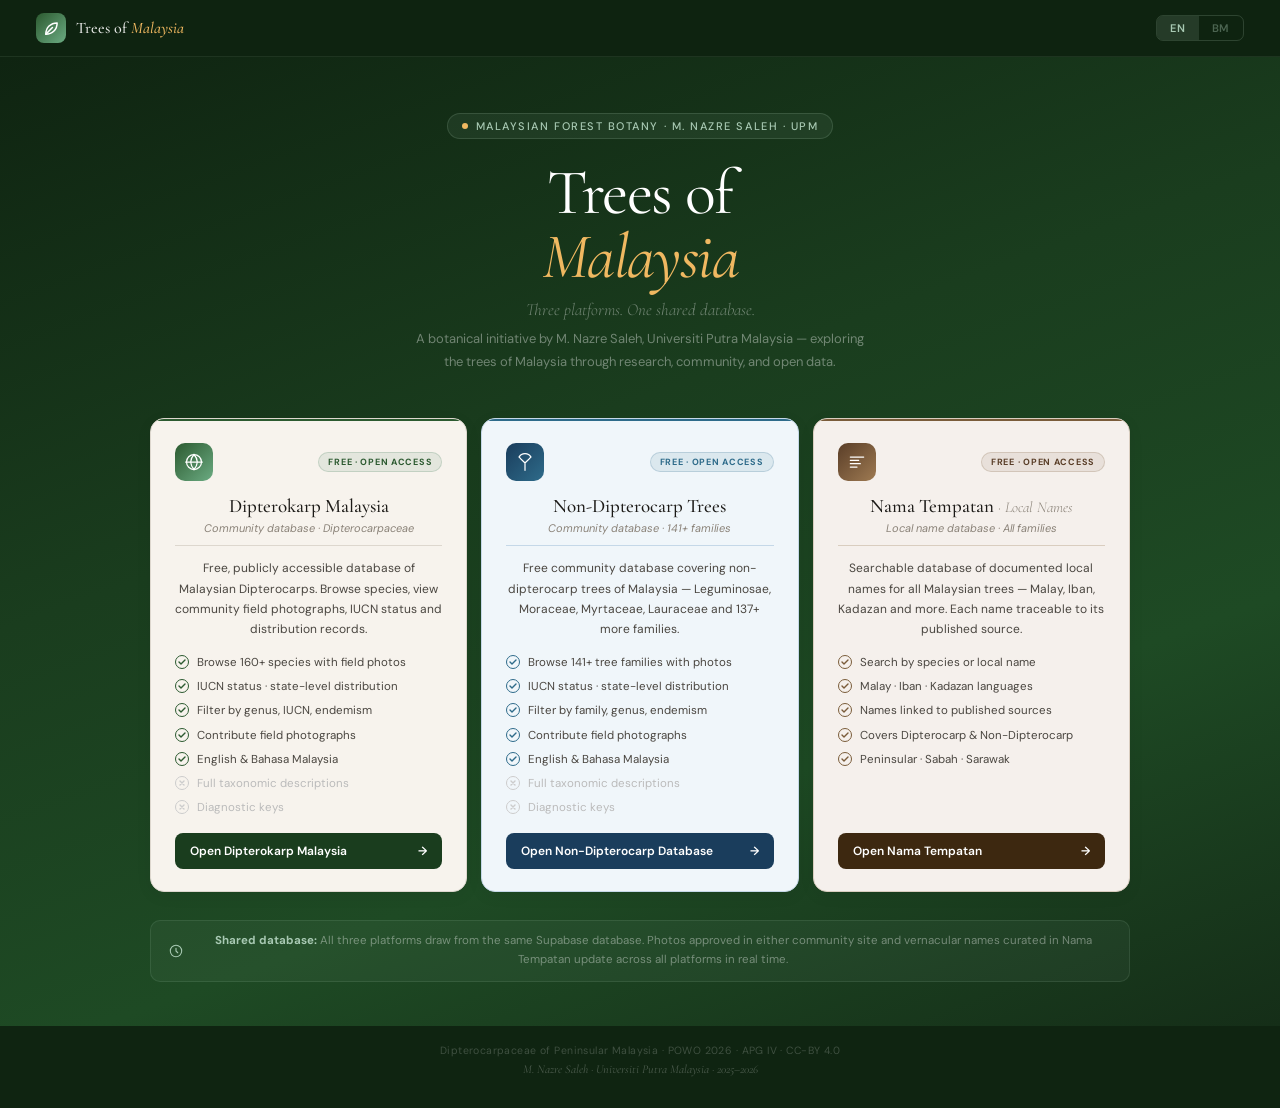
<file: portal.html>
<!doctype html>
<html lang="en"><head>
<meta name="robots" content="noindex, nofollow"><!-- under development: remove this line at public launch --><meta charset="utf-8">
<title>MyPokok</title>
<meta http-equiv="refresh" content="0; url=./">
<script>location.replace("./" + location.search + location.hash);</script>
</head><body><p>The portal has moved to the <a href="./">home page</a>.</p></body></html>
</file>
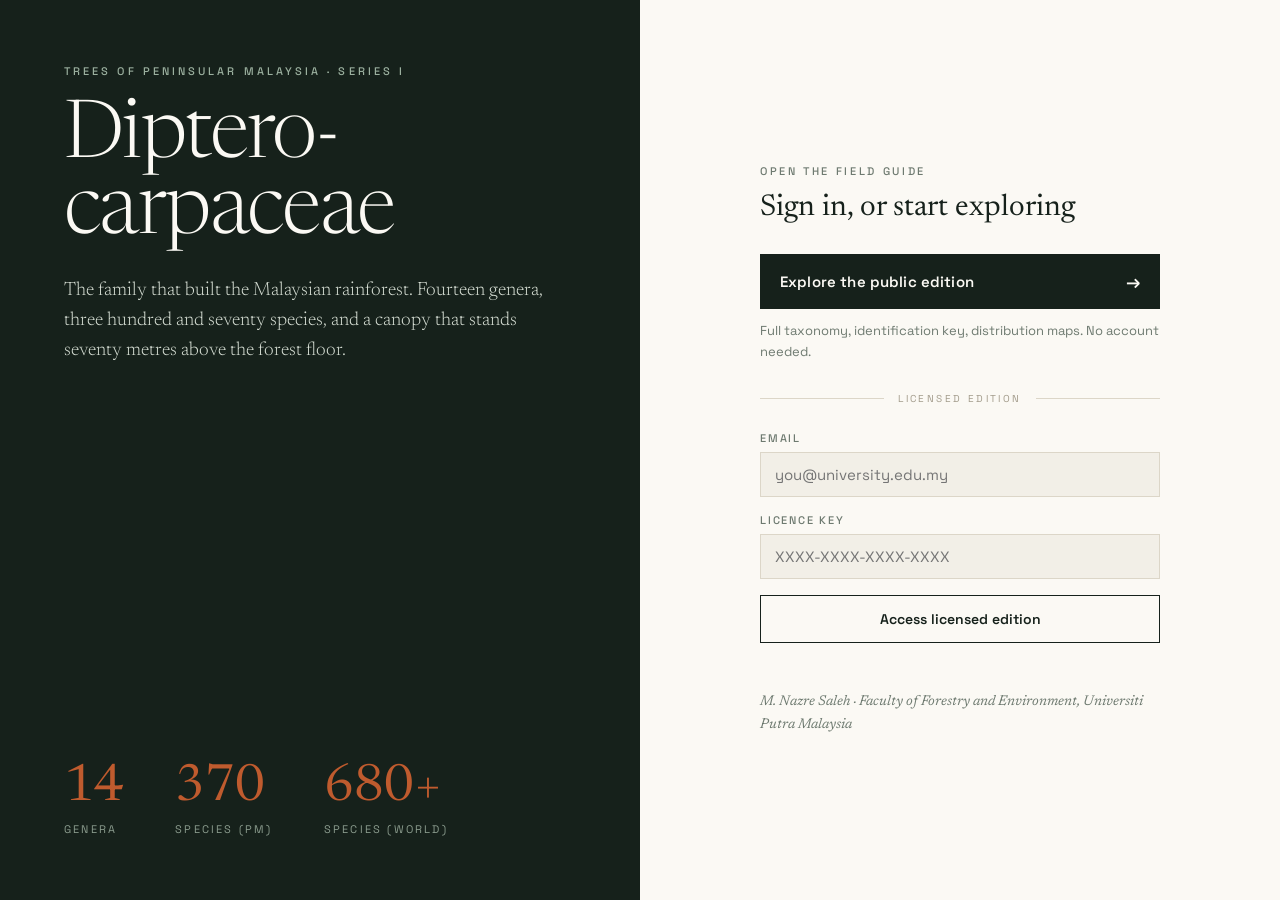
<file: trees_peninsular_malaysia_webapp.html>
<!DOCTYPE html>
<html lang="en">
<head>
<meta name="robots" content="noindex, nofollow"><!-- under development: remove this line at public launch -->
<script>/* Moved to mypokok.com: forward visitors from the old GitHub address */(function(){var h=location.hostname;if(h==="2abetterment.github.io"){var p=location.pathname.replace(/^\/dipterocarp-of-malaysia/i,"")||"\/";location.replace("https:\/\/mypokok.com"+p+location.search+location.hash);}})();</script>
<meta charset="utf-8">
<meta name="viewport" content="width=device-width,initial-scale=1">
<title>Dipterocarps of Peninsular Malaysia</title>
<link rel="preconnect" href="https://fonts.googleapis.com">
<link rel="preconnect" href="https://fonts.gstatic.com" crossorigin>
<link href="https://fonts.googleapis.com/css2?family=Newsreader:ital,opsz,wght@0,6..72,300;0,6..72,400;1,6..72,300;1,6..72,400&family=Space+Grotesk:wght@300;400;500;600&display=swap" rel="stylesheet">
<style>
*{margin:0;padding:0;box-sizing:border-box}
html,body{height:100%;font-family:'Space Grotesk',system-ui,sans-serif;background:#F2EFE7;color:#16211B}
button{font-family:'Space Grotesk',system-ui,sans-serif;cursor:pointer}
input{font-family:'Space Grotesk',system-ui,sans-serif}
@keyframes fadeIn{from{opacity:0;transform:translateY(5px)}to{opacity:1;transform:translateY(0)}}
.fade{animation:fadeIn .2s ease}
.hidden{display:none!important}

/* ── GATE ── */
#gate{min-height:100vh;display:grid;grid-template-columns:repeat(auto-fit,minmax(min(100%,340px),1fr));background:#16211B;color:#FBF9F4}
.gate-left{padding:clamp(28px,5vw,72px);display:flex;flex-direction:column;justify-content:space-between;gap:40px;position:relative;overflow:hidden}
.gate-series{font-size:11px;letter-spacing:.28em;text-transform:uppercase;color:#9BB09F;font-weight:500}
.gate-h1{font-family:'Newsreader',Georgia,serif;font-weight:300;font-size:clamp(40px,7vw,80px);line-height:.95;margin:22px 0 0;letter-spacing:-.02em}
.gate-intro{font-family:'Newsreader',Georgia,serif;font-size:clamp(17px,1.5vw,22px);line-height:1.55;font-weight:300;color:#D6DED4;max-width:46ch;margin:24px 0 0}
.gate-stats{display:flex;gap:clamp(18px,4vw,54px);flex-wrap:wrap}
.gate-stat-n{font-family:'Newsreader',Georgia,serif;font-size:clamp(34px,4vw,54px);line-height:1;color:#BF5B2E;font-weight:400}
.gate-stat-l{font-size:11px;letter-spacing:.2em;text-transform:uppercase;color:#8B9C8E;margin-top:8px}
.gate-right{background:#FBF9F4;color:#16211B;padding:clamp(28px,4vw,56px);display:flex;flex-direction:column;justify-content:center}
.gate-form{max-width:400px;width:100%;margin:0 auto}
.gate-eyebrow{font-size:11px;letter-spacing:.24em;text-transform:uppercase;color:#6E7A70;font-weight:500}
.gate-h2{font-family:'Newsreader',Georgia,serif;font-weight:400;font-size:30px;line-height:1.2;margin:12px 0 28px}
.gate-guest-btn{width:100%;padding:16px 20px;background:#16211B;color:#FBF9F4;border:none;font-size:15px;font-weight:600;letter-spacing:.01em;display:flex;align-items:center;justify-content:space-between;gap:12px;transition:background .18s}
.gate-guest-btn:hover{background:#BF5B2E}
.gate-guest-note{font-size:13px;line-height:1.6;color:#6E7A70;margin:12px 0 0}
.gate-divider{display:flex;align-items:center;gap:14px;margin:30px 0 26px}
.gate-divider-line{height:1px;background:#DCD6C8;flex:1}
.gate-divider-txt{font-size:10px;letter-spacing:.24em;text-transform:uppercase;color:#A39C8C}
.gate-label{font-size:11px;letter-spacing:.16em;text-transform:uppercase;color:#6E7A70;display:block;margin-bottom:7px;font-weight:500}
.gate-input{width:100%;padding:12px 14px;background:#F2EFE7;border:1px solid #DCD6C8;font-size:15px;color:#16211B;outline:none;margin-bottom:16px}
.gate-input:focus{border-color:#16211B;background:#fff}
.gate-sign-btn{width:100%;padding:14px;background:transparent;color:#16211B;border:1px solid #16211B;font-size:14px;font-weight:600;transition:all .18s}
.gate-sign-btn:hover{background:#16211B;color:#FBF9F4}
.gate-err{font-size:13px;color:#A3282B;min-height:20px;margin-top:10px;line-height:1.5}
.gate-byline{font-family:'Newsreader',Georgia,serif;font-size:14px;font-style:italic;color:#6E7A70;line-height:1.6;margin:18px 0 0}

/* ── APP SHELL ── */
#app{display:none;grid-template-columns:minmax(0,248px) minmax(0,1fr);min-height:100vh}
#app.visible{display:grid}

/* ── SIDEBAR ── */
.sb{background:#16211B;color:#D6DED4;position:sticky;top:0;height:100vh;display:flex;flex-direction:column;overflow-y:auto}
.sb-brand{padding:24px 20px 18px;border-bottom:1px solid rgba(155,176,159,.16)}
.sb-series{font-size:9.5px;letter-spacing:.26em;text-transform:uppercase;color:#8B9C8E;font-weight:500}
.sb-title{font-family:'Newsreader',Georgia,serif;font-size:22px;line-height:1.15;color:#FBF9F4;margin-top:8px;font-weight:400}
.sb-title em{color:#9BB09F;font-size:15px;font-style:italic}
.sb-user{padding:12px 20px;border-bottom:1px solid rgba(155,176,159,.1);background:rgba(0,0,0,.15)}
.sb-user-email{font-size:13px;font-weight:500;color:#D6DED4}
.sb-user-tier{font-size:12px;color:#8B9C8E;margin-top:2px}
.sb-nav{padding:12px 0 6px;display:flex;flex-direction:column;gap:1px}
.sb-nav-btn{width:100%;text-align:left;background:none;border:none;border-left:2px solid transparent;padding:9px 20px;font-size:15px;color:rgba(203,213,225,.8);display:flex;justify-content:space-between;align-items:center;transition:all .1s}
.sb-nav-btn:hover{background:rgba(155,176,159,.1);color:#FBF9F4}
.sb-nav-btn.active{background:rgba(155,176,159,.12);color:#FBF9F4;border-left-color:#9BB09F}
.sb-nav-num{font-size:10px;color:#6E7A70;width:14px}
.sb-nav-count{font-size:11px;color:#8B9C8E}
.sb-genera-hd{font-size:9.5px;letter-spacing:.24em;text-transform:uppercase;color:#6E7A70;font-weight:500;padding:14px 20px 8px}
.sb-genera-list{display:flex;flex-direction:column;gap:1px;padding:0 20px}
.sb-genus-btn{width:100%;text-align:left;background:none;border:none;padding:5px 8px;display:flex;justify-content:space-between;align-items:center;border-radius:1px;transition:all .1s}
.sb-genus-btn:hover{background:rgba(155,176,159,.1);color:#FBF9F4}
.sb-genus-btn.active{color:#9BB09F}
.sb-genus-name{font-family:'Newsreader',Georgia,serif;font-style:italic;font-size:15px}
.sb-genus-n{font-size:11px;color:#6E7A70}
.sb-footer{margin-top:auto;padding:16px 20px 22px;border-top:1px solid rgba(155,176,159,.16);display:flex;flex-direction:column;gap:10px}
.sb-footer-txt{font-size:11px;color:#8B9C8E;line-height:1.5}
.sb-signout{background:none;border:none;color:#6E7A70;font-size:12px;text-align:left;padding:0;letter-spacing:.04em;transition:color .15s}
.sb-signout:hover{color:#BF5B2E}

/* ── MAIN ── */
.main{min-width:0;min-height:100vh;background:#F2EFE7}
.topbar{position:sticky;top:0;z-index:60;background:rgba(242,239,231,.94);backdrop-filter:blur(10px);border-bottom:1px solid #DCD6C8;padding:12px clamp(16px,3vw,40px);display:flex;gap:14px;align-items:center}
.search-wrap{position:relative;flex:1;max-width:460px}
.search-icon{position:absolute;left:13px;top:50%;transform:translateY(-50%);color:#A39C8C;font-size:15px;pointer-events:none}
.search-inp{width:100%;padding:11px 14px 11px 34px;background:#FBF9F4;border:1px solid #DCD6C8;font-size:14px;outline:none;color:#16211B}
.search-inp:focus{border-color:#16211B}
.search-drop{position:absolute;top:calc(100% + 6px);left:0;right:0;background:#FBF9F4;border:1px solid #DCD6C8;box-shadow:0 18px 40px rgba(22,33,27,.14);max-height:340px;overflow-y:auto;z-index:80;display:none}
.search-drop.open{display:block}
.sd-item{width:100%;text-align:left;background:none;border:none;border-bottom:1px solid #ECE7DA;padding:11px 14px;display:flex;gap:12px;align-items:center;transition:background .1s}
.sd-item:hover{background:#F2EFE7}
.sd-kind{font-size:9.5px;letter-spacing:.14em;text-transform:uppercase;color:#6E7A70;background:#ECE7DA;padding:3px 7px;flex-shrink:0}
.sd-name{font-family:'Newsreader',Georgia,serif;font-style:italic;font-size:16px;color:#16211B;display:block}
.sd-sub{font-size:12px;color:#6E7A70}
.topbar-right{display:flex;gap:8px;align-items:center;margin-left:auto;flex-shrink:0}
.lang-pill{display:flex;border:0.5px solid #DCD6C8;overflow:hidden}
.lang-btn{background:transparent;border:none;color:#888;font-size:13px;letter-spacing:1px;padding:5px 12px;transition:all .2s}
.lang-btn.active{background:#16211B;color:#FBF9F4}

/* ── PAGE CONTENT ── */
.page{display:none;padding:clamp(20px,3vw,44px) clamp(16px,3vw,40px) 80px;animation:fadeIn .22s ease;max-width:1180px}
.page.active{display:block}

/* ── OVERVIEW ── */
.ov-hero{display:grid;grid-template-columns:repeat(auto-fit,minmax(min(100%,320px),1fr));gap:clamp(20px,3vw,40px);align-items:end;padding-bottom:clamp(24px,3vw,40px);border-bottom:2px solid #16211B}
.ov-eyebrow{font-size:10px;letter-spacing:.26em;text-transform:uppercase;color:#6E7A70;font-weight:500}
.ov-h1{font-family:'Newsreader',Georgia,serif;font-weight:300;font-size:clamp(40px,6vw,80px);line-height:.98;margin:14px 0 0;letter-spacing:-.02em}
.ov-h1 small{font-size:.32em;font-style:italic;color:#6E7A70;letter-spacing:0}
.ov-intro{font-family:'Newsreader',Georgia,serif;font-size:clamp(18px,1.7vw,24px);line-height:1.5;font-weight:300;color:#2C3B32;max-width:52ch;margin:20px 0 0}
.stat-grid{display:grid;grid-template-columns:1fr 1fr;gap:1px;background:#DCD6C8;border:1px solid #DCD6C8}
.stat-cell{background:#FBF9F4;padding:16px 18px}
.stat-n{font-family:'Newsreader',Georgia,serif;font-size:38px;line-height:1;color:#16211B;font-weight:400}
.stat-l{font-size:10px;letter-spacing:.16em;text-transform:uppercase;color:#6E7A70;margin-top:8px;line-height:1.4}
.three-grid{display:grid;grid-template-columns:repeat(auto-fit,minmax(min(100%,260px),1fr));gap:1px;background:#F2EFE7;margin-top:clamp(24px,3vw,44px)}
.three-cell{background:#FBF9F4;padding:24px 24px 26px;box-shadow:0 0 0 1px #DCD6C8}
.three-tag{font-size:10px;letter-spacing:.2em;text-transform:uppercase;color:#BF5B2E;font-weight:600}
.three-h{font-family:'Newsreader',Georgia,serif;font-size:23px;font-weight:400;margin:12px 0 10px;line-height:1.25}
.three-p{font-size:14px;line-height:1.7;color:#4A574E}
.section-hd{display:flex;align-items:baseline;justify-content:space-between;gap:16px;border-bottom:1px solid #DCD6C8;padding-bottom:10px;margin-bottom:20px}
.section-h2{font-family:'Newsreader',Georgia,serif;font-size:clamp(26px,3vw,38px);font-weight:400;margin:0}
.section-link{background:none;border:none;color:#BF5B2E;font-size:13px;padding:0;font-weight:500}
.section-link:hover{text-decoration:underline}

/* ── STATUS BARS ── */
.status-list{display:flex;flex-direction:column;gap:1px}
.status-row{background:#FBF9F4;border:none;padding:12px 14px;display:flex;align-items:center;gap:14px;text-align:left;width:100%;border-left-width:3px;border-left-style:solid;transition:background .15s}
.status-row:hover{background:#ECE7DA;cursor:pointer}
.status-lbl{font-size:11px;letter-spacing:.14em;text-transform:uppercase;color:#16211B;width:118px;flex-shrink:0;font-weight:500}
.status-bar{height:6px;background:currentColor;border-radius:0}
.status-n{font-family:'Newsreader',Georgia,serif;font-size:20px;color:#16211B;margin-left:auto}

/* ── GENERA GRID (overview) ── */
.genera-grid-ov{display:grid;grid-template-columns:repeat(auto-fill,minmax(min(100%,236px),1fr));gap:1px;background:#F2EFE7}
.genus-card-ov{background:#FBF9F4;border:none;padding:20px;text-align:left;display:flex;flex-direction:column;gap:8px;min-height:170px;transition:background .18s;box-shadow:0 0 0 1px #DCD6C8;width:100%}
.genus-card-ov:hover{background:#16211B;color:#FBF9F4}
.genus-card-ov:hover .gc-auth-ov,.genus-card-ov:hover .gc-count-ov{color:rgba(155,176,159,.7)}
.gc-name-ov{font-family:'Newsreader',Georgia,serif;font-style:italic;font-size:24px;line-height:1.1;font-weight:400}
.gc-auth-ov{font-size:11px;color:#6E7A70;letter-spacing:.04em}
.gc-malay-ov{font-size:13px;color:#BF5B2E;font-weight:500;margin-top:2px}
.gc-hook-ov{font-size:12.5px;line-height:1.55;opacity:.72;margin-top:auto}
.gc-count-ov{font-size:11px;letter-spacing:.1em;text-transform:uppercase;opacity:.6}

/* ── GENERA LIST PAGE ── */
.genera-list{display:flex;flex-direction:column;gap:1px;background:#DCD6C8;border:1px solid #DCD6C8}
.genus-row{background:#FBF9F4;border:none;padding:20px 22px;text-align:left;display:grid;grid-template-columns:minmax(0,220px) minmax(0,1fr) auto;gap:20px;align-items:center;width:100%;transition:background .15s}
.genus-row:hover{background:#ECE7DA;cursor:pointer}
.gr-name{font-family:'Newsreader',Georgia,serif;font-style:italic;font-size:25px;line-height:1.1}
.gr-auth{font-size:11px;color:#6E7A70;margin-top:4px}
.gr-malay{font-size:13px;color:#BF5B2E;font-weight:500;margin-top:4px}
.gr-fruit{font-size:14px;line-height:1.65;color:#4A574E}
.gr-n{font-family:'Newsreader',Georgia,serif;font-size:26px;line-height:1;text-align:right}
.gr-n-lbl{font-size:10px;letter-spacing:.14em;text-transform:uppercase;color:#6E7A70;margin-top:5px;text-align:right}

/* ── GENUS DETAIL ── */
.genus-hero{display:grid;grid-template-columns:repeat(auto-fit,minmax(min(100%,300px),1fr));gap:clamp(20px,3vw,44px);border-bottom:2px solid #16211B;padding-bottom:clamp(20px,3vw,34px)}
.genus-h1{font-family:'Newsreader',Georgia,serif;font-weight:300;font-style:italic;font-size:clamp(38px,5.5vw,72px);line-height:1;margin:12px 0 6px}
.genus-auth-txt{font-size:14px;color:#6E7A70}
.genus-tags{display:flex;gap:8px;flex-wrap:wrap;margin-top:14px}
.genus-tag-dark{font-size:12.5px;padding:5px 11px;background:#16211B;color:#FBF9F4;letter-spacing:.02em}
.genus-tag-outline{font-size:12.5px;padding:5px 11px;border:1px solid #DCD6C8;color:#4A574E}
.genus-desc{font-family:'Newsreader',Georgia,serif;font-size:clamp(16px,1.5vw,20px);line-height:1.6;color:#2C3B32;margin:20px 0 0;max-width:56ch}
.genus-chars{display:grid;grid-template-columns:repeat(auto-fit,minmax(min(100%,280px),1fr));gap:1px;background:#F2EFE7;margin-top:1px}
.genus-char{background:#FBF9F4;padding:18px 20px;box-shadow:0 0 0 1px #DCD6C8}
.genus-char-k{font-size:10px;letter-spacing:.16em;text-transform:uppercase;color:#BF5B2E;font-weight:600}
.genus-char-v{font-family:'Newsreader',Georgia,serif;font-size:16px;line-height:1.6;color:#2C3B32;margin-top:8px}

/* ── SPECIES CARDS (in genus) ── */
.spp-grid{display:grid;grid-template-columns:repeat(auto-fill,minmax(min(100%,262px),1fr));gap:1px;background:#F2EFE7}
.spp-card{background:#FBF9F4;display:flex;flex-direction:column;box-shadow:0 0 0 1px #DCD6C8}
.spp-card-top{background:none;border:none;text-align:left;padding:18px 18px 14px;flex:1;display:flex;flex-direction:column;gap:7px;width:100%;transition:background .15s}
.spp-card-top:hover{background:#ECE7DA;cursor:pointer}
.spp-sci{font-family:'Newsreader',Georgia,serif;font-style:italic;font-size:19px;line-height:1.15}
.spp-auth{font-size:11px;color:#6E7A70}
.spp-malay{font-size:13.5px;color:#BF5B2E;font-weight:500}
.spp-tags{display:flex;gap:6px;flex-wrap:wrap;margin-top:4px}
.spp-status{font-size:11px;padding:3px 8px;font-weight:600;letter-spacing:.04em}
.spp-h-tag{font-size:11px;padding:3px 8px;background:#ECE7DA;color:#4A574E;letter-spacing:.02em}
.spp-card-btns{display:flex;border-top:1px solid #ECE7DA}
.spp-card-btn{flex:1;background:none;border:none;padding:8px;font-size:12px;color:#6E7A70;letter-spacing:.06em;transition:color .15s;border-right:1px solid #ECE7DA}
.spp-card-btn:last-child{border-right:none}
.spp-card-btn:hover{color:#BF5B2E}

/* ── SPECIES DETAIL ── */
.breadcrumb{display:flex;gap:8px;align-items:center;font-size:12px;color:#6E7A70;margin-bottom:18px;flex-wrap:wrap}
.bc-btn{background:none;border:none;color:#6E7A70;font-size:12px;padding:0;transition:color .15s}
.bc-btn:hover{color:#BF5B2E}
.bc-sep{color:#C9C2B2}
.spp-hero{display:grid;grid-template-columns:repeat(auto-fit,minmax(min(100%,300px),1fr));gap:clamp(20px,3vw,40px);align-items:start}
.spp-timber{font-size:10px;letter-spacing:.26em;text-transform:uppercase;color:#6E7A70;font-weight:500}
.spp-h1{font-family:'Newsreader',Georgia,serif;font-weight:300;font-style:italic;font-size:clamp(36px,5.2vw,68px);line-height:1;margin:12px 0 8px;letter-spacing:-.01em}
.spp-auth-txt{font-size:14px;color:#6E7A70}
.spp-malay-lg{font-family:'Newsreader',Georgia,serif;font-size:clamp(20px,2vw,26px);color:#BF5B2E;margin-top:10px}
.spp-diag{font-family:'Newsreader',Georgia,serif;font-size:clamp(17px,1.6vw,21px);line-height:1.55;color:#2C3B32;margin:18px 0 0;max-width:54ch}
.spp-action-btns{display:flex;gap:10px;flex-wrap:wrap;margin-top:22px}
.spp-act-btn{padding:9px 16px;background:none;border:1px solid #DCD6C8;font-size:12px;color:#16211B;letter-spacing:.06em;transition:all .15s}
.spp-act-btn:hover{border-color:#16211B}
.spp-act-btn.saved{background:#16211B;color:#FBF9F4;border-color:#16211B}
.spp-img-placeholder{width:100%;aspect-ratio:4/5;background:#ECE7DA;display:flex;align-items:center;justify-content:center}
.spp-img-txt{font-family:'Newsreader',Georgia,serif;font-style:italic;font-size:13px;color:#A39C8C}
.spp-stat-grid{display:grid;grid-template-columns:1fr 1fr;gap:1px;background:#DCD6C8;margin-top:1px}
.spp-stat-cell{background:#FBF9F4;padding:12px 14px}
.spp-stat-n{font-family:'Newsreader',Georgia,serif;font-size:19px;line-height:1.2;color:#16211B}
.spp-stat-l{font-size:9.5px;letter-spacing:.14em;text-transform:uppercase;color:#6E7A70;margin-top:5px}
.tabs{display:flex;border-bottom:1px solid #DCD6C8;margin:clamp(26px,3.5vw,44px) 0 26px;overflow-x:auto}
.book-desc{font-family:'Newsreader',Georgia,serif;font-size:clamp(16px,1.4vw,18px);line-height:1.7;color:#2C3B32;max-width:72ch}
.book-desc p{margin:0 0 .9em}.book-desc h3,.book-desc h4{font-family:'Newsreader',Georgia,serif;font-weight:500;color:#16211B;margin:1.2em 0 .4em}
.book-desc aside{background:#FBF9F4;box-shadow:0 0 0 1px #DCD6C8;padding:14px 18px;margin:14px 0}.book-desc aside .bt{display:block;font-family:'Space Grotesk',sans-serif;font-size:11px;letter-spacing:.14em;text-transform:uppercase;color:#BF5B2E;margin-bottom:6px}
.book-desc table{border-collapse:collapse;font-size:14px;margin:12px 0}.book-desc th,.book-desc td{border-bottom:1px solid #DCD6C8;padding:6px 10px;text-align:left;vertical-align:top}
.book-desc li>b.lbl{display:block;font-family:'Space Grotesk',sans-serif;font-size:11px;font-weight:600;letter-spacing:.12em;color:#16211B;margin-top:4px}
.book-desc dl{margin:6px 0}.book-desc dt{font-weight:600;color:#16211B}.book-desc dd{margin:0 0 6px}
.book-desc-note{font-family:'Space Grotesk',sans-serif;font-size:11px;letter-spacing:.12em;text-transform:uppercase;color:#A39C8C}
.book-refs{margin-top:18px;max-width:78ch}.book-refs ul{list-style:none;padding:0;margin:0;display:grid;gap:6px}.book-refs li{font-size:13.5px;line-height:1.55;color:#4A574E;padding-left:1.4em;text-indent:-1.4em}
.tab-btn{padding:12px 18px;background:none;border:none;border-bottom:2px solid transparent;font-size:13px;color:#6E7A70;letter-spacing:.06em;white-space:nowrap;transition:all .15s;margin-bottom:-1px}
.tab-btn:hover{color:#16211B}
.tab-btn.active{color:#16211B;border-bottom-color:#16211B;font-weight:500}
.chars-grid{display:grid;grid-template-columns:repeat(auto-fit,minmax(min(100%,300px),1fr));gap:1px;background:#F2EFE7}
.char-cell{background:#FBF9F4;padding:20px 22px 22px;display:flex;flex-direction:column;gap:10px;box-shadow:0 0 0 1px #DCD6C8}
.char-k{font-size:10px;letter-spacing:.18em;text-transform:uppercase;color:#BF5B2E;font-weight:600}
.char-bm{font-family:'Newsreader',Georgia,serif;font-style:italic;font-size:13px;color:#A39C8C}
.char-v{font-family:'Newsreader',Georgia,serif;font-size:16.5px;line-height:1.65;color:#2C3B32}
.dist-text{font-family:'Newsreader',Georgia,serif;font-size:17px;line-height:1.7;color:#2C3B32;max-width:65ch}
.synonyms-box{margin-top:20px;padding:18px 20px;background:#FBF9F4;border:1px solid #DCD6C8}
.synonyms-hd{font-size:10px;letter-spacing:.18em;text-transform:uppercase;color:#6E7A70;font-weight:500;margin-bottom:12px}
.synonym-item{font-family:'Newsreader',Georgia,serif;font-style:italic;font-size:15px;color:#4A574E;padding:4px 0;border-bottom:0.5px solid #ECE7DA}
.synonym-item:last-child{border-bottom:none}

/* ── GLOSSARY ── */
.glossary-list{display:flex;flex-direction:column;gap:1px}
.glossary-item{background:#FBF9F4;padding:14px 18px;border-bottom:1px solid #ECE7DA;display:grid;grid-template-columns:minmax(0,160px) 1fr;gap:20px}
.gl-term{font-weight:600;font-size:14px;color:#16211B}
.gl-def{font-family:'Newsreader',Georgia,serif;font-size:15px;line-height:1.6;color:#2C3B32}

/* ── BACK BUTTON ── */
.back-btn{background:none;border:none;color:#6E7A70;font-size:12px;padding:0;margin-bottom:18px;letter-spacing:.06em;display:inline-block;transition:color .15s}
.back-btn:hover{color:#BF5B2E}

/* ── LOADING ── */
.loading{padding:40px;text-align:center;font-family:'Newsreader',Georgia,serif;font-size:18px;font-style:italic;color:#8B9C8E}

/* ── RESPONSIVE ── */
@media(max-width:700px){
  #app{grid-template-columns:1fr}
  .sb{display:none;position:fixed;left:0;top:0;width:248px;z-index:100}
  .sb.open{display:flex}
  .genus-row{grid-template-columns:1fr}
  .gr-fruit,.gr-n,.gr-n-lbl{display:none}
}
</style>
</head>
<body>

<!-- ── GATE ── -->
<div id="gate">
  <div class="gate-left">
    <div>
      <div class="gate-series">Trees of Peninsular Malaysia · Series I</div>
      <h1 class="gate-h1">Diptero­carpaceae</h1>
      <p class="gate-intro">The family that built the Malaysian rainforest. Fourteen genera, three hundred and seventy species, and a canopy that stands seventy metres above the forest floor.</p>
    </div>
    <div class="gate-stats">
      <div><div class="gate-stat-n">14</div><div class="gate-stat-l">Genera</div></div>
      <div><div class="gate-stat-n">370</div><div class="gate-stat-l">Species (PM)</div></div>
      <div><div class="gate-stat-n">680+</div><div class="gate-stat-l">Species (World)</div></div>
    </div>
  </div>
  <div class="gate-right">
    <div class="gate-form">
      <div class="gate-eyebrow">Open the field guide</div>
      <h2 class="gate-h2">Sign in, or start exploring</h2>
      <button class="gate-guest-btn" onclick="enterGuest()">
        <span>Explore the public edition</span><span style="font-size:18px">→</span>
      </button>
      <p class="gate-guest-note">Full taxonomy, identification key, distribution maps. No account needed.</p>
      <div class="gate-divider"><div class="gate-divider-line"></div><span class="gate-divider-txt">Licensed edition</span><div class="gate-divider-line"></div></div>
      <label class="gate-label">Email</label>
      <input class="gate-input" id="inp-email" type="email" placeholder="you@university.edu.my">
      <label class="gate-label">Licence key</label>
      <input class="gate-input" id="inp-key" type="text" placeholder="XXXX-XXXX-XXXX-XXXX" onkeydown="if(event.key==='Enter')signIn()">
      <button class="gate-sign-btn" id="sign-btn" onclick="signIn()">Access licensed edition</button>
      <div class="gate-err" id="gate-err"></div>
      <p class="gate-byline">M. Nazre Saleh · Faculty of Forestry and Environment, Universiti Putra Malaysia</p>
    </div>
  </div>
</div>

<!-- ── APP ── -->
<div id="app">
  <aside class="sb">
    <div class="sb-brand">
      <div class="sb-series">Series I</div>
      <div class="sb-title">Dipterocarps<br><em>of Peninsular Malaysia</em></div>
    </div>
    <div class="sb-user">
      <div class="sb-user-email" id="sb-email">—</div>
      <div class="sb-user-tier" id="sb-tier">—</div>
    </div>
    <nav class="sb-nav" id="sb-nav">
      <button class="sb-nav-btn active" onclick="showPage('overview')" data-page="overview">
        <span style="display:flex;align-items:baseline;gap:10px"><span class="sb-nav-num">I</span><span data-i18n="nav_overview">Family Overview</span></span>
      </button>
      <button class="sb-nav-btn" onclick="showPage('genera')" data-page="genera">
        <span style="display:flex;align-items:baseline;gap:10px"><span class="sb-nav-num">II</span><span data-i18n="nav_genera">All Genera</span></span>
        <span class="sb-nav-count" id="sb-genera-count"></span>
      </button>
      <button class="sb-nav-btn" onclick="showPage('species')" data-page="species">
        <span style="display:flex;align-items:baseline;gap:10px"><span class="sb-nav-num">III</span><span data-i18n="nav_species">All Species</span></span>
        <span class="sb-nav-count" id="sb-spp-count"></span>
      </button>
      <button class="sb-nav-btn" onclick="showPage('glossary')" data-page="glossary">
        <span style="display:flex;align-items:baseline;gap:10px"><span class="sb-nav-num">IV</span><span data-i18n="nav_glossary">Glossary</span></span>
      </button>
    </nav>
    <div class="sb-genera-hd">Genera</div>
    <div class="sb-genera-list" id="sb-genera-list"></div>
    <div class="sb-footer">
      <div class="sb-footer-txt" id="sb-source">M. Nazre Saleh, UPM</div>
      <button class="sb-signout" onclick="signOut()">← Sign out</button>
    </div>
  </aside>

  <main class="main">
    <div class="topbar">
      <div class="search-wrap">
        <span class="search-icon">⚲</span>
        <input class="search-inp" id="search-inp" type="text" placeholder="Search species, genus, Malay name…" data-i18n-placeholder="search_placeholder" oninput="onSearch(this.value)" onblur="setTimeout(()=>closeSearch(),200)">
        <div class="search-drop" id="search-drop"></div>
      </div>
      <div class="topbar-right">
        <div class="lang-pill">
          <button class="lang-btn active" id="btn-en" onclick="setLang('en')">EN</button>
          <button class="lang-btn" id="btn-bm" onclick="setLang('bm')">BM</button>
        </div>
      </div>
    </div>

    <!-- OVERVIEW -->
    <div class="page active" id="pg-overview">

      <!-- ── FAMILY HEADER ── -->
      <div class="ov-hero">
        <div>
          <div class="ov-eyebrow">Order Malvales · Family</div>
          <h1 class="ov-h1">Dipterocarpaceae <small>Blume, 1825</small></h1>
          <div style="font-size:13px;color:#6E7A70;margin:10px 0 0;font-style:italic">Bijdr. fl. Ned. Ind. 13: 222 (1825)</div>
          <p class="ov-intro" style="margin-top:18px">Trees, rarely shrubs, with resinous or balsamic secretions. Leaves simple, alternate, stipulate. Flowers bisexual, 5-merous. Fruit a 1-seeded nut subtended or enclosed by the enlarged, wing-like calyx lobes — the diagnostic character from which the family takes its name: <em>di-pteron-karpos</em>, two-winged fruit.</p>
        </div>
        <div class="stat-grid">
          <div class="stat-cell"><div class="stat-n" id="ov-n-gen">—</div><div class="stat-l">Genera in PM</div></div>
          <div class="stat-cell"><div class="stat-n" id="ov-n-spp">—</div><div class="stat-l">Species in PM</div></div>
          <div class="stat-cell"><div class="stat-n">680+</div><div class="stat-l">Species worldwide</div></div>
          <div class="stat-cell"><div class="stat-n">11</div><div class="stat-l">States in PM</div></div>
        </div>
      </div>

      <!-- ── DESCRIPTION FROM THE BOTANI DENDRO BOOK ── -->
      <section id="ov-book-desc" style="margin-top:clamp(28px,3.5vw,48px)"></section>

      <!-- ── DIAGNOSTIC CHARACTERS ── -->
      <section style="margin-top:clamp(28px,3.5vw,48px)">
        <div class="section-hd">
          <h2 class="section-h2">Diagnostic characters</h2>
        </div>
        <div class="chars-grid">
          <div class="char-cell">
            <div class="char-k">Habit</div>
            <div class="char-bm">Tabiat</div>
            <div class="char-v">Large trees, often emergent, reaching 70 m; bole straight and cylindrical, frequently with plank buttresses at the base.</div>
          </div>
          <div class="char-cell">
            <div class="char-k">Bark &amp; Resin</div>
            <div class="char-bm">Kulit kayu &amp; Resin</div>
            <div class="char-v">Bark fissured or scaly, inner bark often laminated and reddish. All species possess resin canals secreting aromatic resins (damar); some produce camphor.</div>
          </div>
          <div class="char-cell">
            <div class="char-k">Leaves</div>
            <div class="char-bm">Daun</div>
            <div class="char-v">Simple, alternate, coriaceous; stipules present, often large and caducous leaving conspicuous scars. Secondary venation pinnate; domatia sometimes present in vein axils.</div>
          </div>
          <div class="char-cell">
            <div class="char-k">Flowers</div>
            <div class="char-bm">Bunga</div>
            <div class="char-v">Bisexual, actinomorphic, 5-merous; petals contorted in bud, usually white to cream or pink; stamens 5 to many, anthers with a prolonged connective appendage.</div>
          </div>
          <div class="char-cell">
            <div class="char-k">Fruit</div>
            <div class="char-bm">Buah</div>
            <div class="char-v">1-seeded nut; calyx lobes persistent and enlarging into wings (0, 2, 3, or 5) which aid wind dispersal. Wing number and size are primary characters for genus identification.</div>
          </div>
          <div class="char-cell">
            <div class="char-k">Timber</div>
            <div class="char-bm">Kayu balak</div>
            <div class="char-v">The most commercially important timber family in Malaysia. Trade names — Meranti, Keruing, Kapur, Balau, Selangan Batu — each encompass multiple species grouped by density and working properties.</div>
          </div>
        </div>
      </section>

      <!-- ── ECOLOGY / TIMBER / CONSERVATION ── -->
      <div class="three-grid" style="margin-top:clamp(24px,3vw,40px)">
        <div class="three-cell">
          <div class="three-tag">Ecology</div>
          <h3 class="three-h">Canopy dominants</h3>
          <p class="three-p">Dipterocarps form the emergent and main canopy layers of lowland and hill mixed dipterocarp forest — the signature forest type of Sundaland and the richest in the world by timber volume.</p>
        </div>
        <div class="three-cell">
          <div class="three-tag">Timber</div>
          <h3 class="three-h">Meranti, Keruing, Balau</h3>
          <p class="three-p">The family supplies the majority of Malaysia's commercial hardwood export. Species are grouped into trade classes by density: light, medium and heavy hardwood.</p>
        </div>
        <div class="three-cell">
          <div class="three-tag">Conservation</div>
          <h3 class="three-h">Under pressure</h3>
          <p class="three-p">Slow growth rates (30–80 years to maturity) and high timber value have placed most species on the IUCN Red List. Habitat loss remains the primary threat across the region.</p>
        </div>
      </div>

      <!-- ── CONSERVATION STATUS ── -->
      <section style="margin-top:clamp(34px,4vw,56px)">
        <div class="section-hd">
          <h2 class="section-h2">Conservation status</h2>
        </div>
        <p style="font-size:14px;line-height:1.75;color:#4A574E;margin:0 0 20px">Click any band to browse species by that category.</p>
        <div style="display:grid;grid-template-columns:repeat(auto-fit,minmax(min(100%,300px),1fr));gap:clamp(20px,3vw,40px)">
          <!-- IUCN -->
          <div>
            <div style="display:flex;align-items:center;gap:10px;margin-bottom:14px">
              <div style="font-size:10px;letter-spacing:.2em;text-transform:uppercase;font-weight:600;color:#16211B">IUCN Red List</div>
              <div style="height:1px;background:#DCD6C8;flex:1"></div>
            </div>
            <div class="status-list" id="status-bars"></div>
            <p style="font-family:'Newsreader',Georgia,serif;font-size:12px;font-style:italic;color:#6E7A70;margin:12px 0 0;line-height:1.6">Global IUCN Red List. Verify against current assessments before citing.</p>
          </div>
          <!-- Malaysian Red List -->
          <div>
            <div style="display:flex;align-items:center;gap:10px;margin-bottom:14px">
              <div style="font-size:10px;letter-spacing:.2em;text-transform:uppercase;font-weight:600;color:#BF5B2E">Malaysian Red List</div>
              <div style="height:1px;background:#DCD6C8;flex:1"></div>
            </div>
            <div class="status-list" id="status-bars-myrl"></div>
            <p style="font-family:'Newsreader',Georgia,serif;font-size:12px;font-style:italic;color:#6E7A70;margin:12px 0 0;line-height:1.6">National Malaysian Red List assessment. May differ from global IUCN status.</p>
          </div>
        </div>
      </section>

      <!-- ── GENERA CARDS ── -->
      <section style="margin-top:clamp(34px,4vw,56px)">
        <div class="section-hd">
          <h2 class="section-h2">The genera</h2>
          <button class="section-link" onclick="showPage('genera')">All genera →</button>
        </div>
        <div class="genera-grid-ov" id="genera-cards-ov"></div>
      </section>

      <!-- ── CITATION ── -->
      <p style="font-family:'Newsreader',Georgia,serif;font-size:13px;font-style:italic;color:#6E7A70;line-height:1.8;margin:clamp(28px,3vw,44px) 0 0;max-width:72ch;border-top:1px solid #DCD6C8;padding-top:16px">
        Blume (1825), <em>Bijdr. fl. Ned. Ind.</em> 13: 222. — Symington (1943), <em>Foresters' Manual of Dipterocarps.</em> Malayan Forest Records 16. — Ashton (1982), <em>Flora Malesiana</em> 9(2): 237–552. — Ashton (2014), <em>Flora of the Malaysian Peninsula</em> Vol. 1. — POWO (2024), Plants of the World Online, Royal Botanic Gardens, Kew.
      </p>
    </div>

    <!-- GENERA LIST -->
    <div class="page" id="pg-genera">
      <div style="border-bottom:2px solid #16211B;padding-bottom:18px;margin-bottom:24px">
        <div class="ov-eyebrow">Browse</div>
        <h1 style="font-family:'Newsreader',Georgia,serif;font-weight:300;font-size:clamp(34px,4.6vw,58px);line-height:1;margin:12px 0 0" data-i18n="page_genera">Genera</h1>
        <p style="font-size:14.5px;line-height:1.7;color:#4A574E;max-width:60ch;margin:14px 0 0" data-i18n="page_genera_desc">Thirteen genera are recorded in Peninsular Malaysia. They are told apart mainly by the fruit.</p>
      </div>
      <div class="genera-list" id="genera-list"></div>
    </div>

    <!-- ALL SPECIES -->
    <div class="page" id="pg-species">
      <div style="border-bottom:2px solid #16211B;padding-bottom:18px;margin-bottom:24px">
        <div class="ov-eyebrow">Browse</div>
        <h1 style="font-family:'Newsreader',Georgia,serif;font-weight:300;font-size:clamp(34px,4.6vw,58px);line-height:1;margin:12px 0 0" data-i18n="page_species">All Species</h1>
        <div style="display:flex;gap:10px;flex-wrap:wrap;margin-top:16px" id="spp-filter-chips"></div>
      </div>
      <div id="all-spp-wrap"></div>
    </div>

    <!-- GENUS DETAIL -->
    <div class="page" id="pg-genus">
      <button class="back-btn" onclick="showPage('genera')">← All genera</button>
      <div class="genus-hero" id="genus-hero"></div>

      <!-- Description -->
      <div id="genus-desc-section" style="margin-top:clamp(20px,3vw,34px)"></div>

      <!-- Diagnostic characters -->
      <div id="genus-chars-hd" style="display:none;margin-top:clamp(24px,3vw,40px)">
        <div class="section-hd" style="margin-bottom:16px">
          <h2 class="section-h2" style="font-size:clamp(20px,2vw,26px)">Characters</h2>
        </div>
      </div>
      <div class="genus-chars" id="genus-chars"></div>

      <!-- Conservation & Economic -->
      <div id="genus-notes-section" style="margin-top:clamp(20px,3vw,34px)"></div>

      <!-- Species grid -->
      <div style="margin-top:clamp(28px,3.5vw,48px)">
        <div class="section-hd" style="margin-bottom:6px">
          <h2 style="font-family:'Newsreader',Georgia,serif;font-size:clamp(22px,2.4vw,30px);font-weight:400;margin:0">Species in Peninsular Malaysia</h2>
          <span style="font-size:13px;color:#6E7A70" id="genus-spp-label"></span>
        </div>
        <div id="genus-spp-grid"></div>
      </div>
    </div>

    <!-- SPECIES DETAIL -->
    <div class="page" id="pg-spp">
      <div class="breadcrumb" id="spp-breadcrumb"></div>
      <div class="spp-hero" id="spp-hero"></div>
      <!-- Synonym box shown directly on page, not in a tab -->
      <div id="spp-synonym-box" style="margin-top:clamp(16px,2vw,26px)"></div>
      <div class="tabs" id="spp-tabs"></div>
      <div id="spp-tab-content"></div>
    </div>

    <!-- GLOSSARY -->
    <div class="page" id="pg-glossary">
      <div style="border-bottom:2px solid #16211B;padding-bottom:18px;margin-bottom:24px">
        <div class="ov-eyebrow">Reference</div>
        <h1 style="font-family:'Newsreader',Georgia,serif;font-weight:300;font-size:clamp(34px,4.6vw,58px);line-height:1;margin:12px 0 0" data-i18n="page_glossary">Glossary</h1>
      </div>
      <div class="glossary-list" id="glossary-list"></div>
    </div>

  </main>
</div>

<script>
const SB_URL  = "https://xrntnarchlglhllvlrnv.supabase.co";
const SB_KEY  = "eyJhbGciOiJIUzI1NiIsInR5cCI6IkpXVCJ9.eyJpc3MiOiJzdXBhYmFzZSIsInJlZiI6InhybnRuYXJjaGxnbGhsbHZscm52Iiwicm9sZSI6ImFub24iLCJpYXQiOjE3NjU0MTU4MzksImV4cCI6MjA4MDk5MTgzOX0.Q0PjW5dMU07EDoR-GGDpIjATlSC5AJxNeEdOlYaO96w";
const SPP_T   = "dipterocarp_species_2025_12_11_02_08";
const GEN_T   = "dipterocarp_genera_2025_12_11_02_08";
const SYN_T   = "dipterocarp_synonyms_2025_12_13_08_35";
const DIST_T  = "distribution_details_2025_12_11_02_08";
/* family, genus and species descriptions written and cited in the Botani Dendro book:
   private, served by get_book_descriptions() to licensed users only */

let SESSION = null, GENERA = [], SPECIES = [], SYNONYMS = [], DIST_DETAILS = [];
let DESCS = [], DESC_REFS = {};
let lang = 'en', savedIds = new Set();
let currentGenus = null, currentSpp = null, activeTab = 'chars';
let viewMode = 'card';   /* card | list */
let activeFilter = null;  /* current conservation status filter */

/* ── SUPABASE ── */
async function sbGet(table, params='') {
  const r = await fetch(`${SB_URL}/rest/v1/${table}?${params}`, {
    headers: {'apikey': SB_KEY, 'Authorization': 'Bearer '+SB_KEY}
  });
  if (!r.ok) return [];
  return r.json();
}
/* database functions (licence check, private book content) */
async function sbRpc(fn, args={}) {
  const r = await fetch(`${SB_URL}/rest/v1/rpc/${fn}`, {
    method: 'POST',
    headers: {'apikey': SB_KEY, 'Authorization': 'Bearer '+SB_KEY, 'Content-Type': 'application/json'},
    body: JSON.stringify(args)
  });
  if (!r.ok) return null;
  return r.json();
}

/* ── AUTH ── */
async function signIn() {
  const email = document.getElementById('inp-email').value.trim();
  const key   = document.getElementById('inp-key').value.trim();
  const err   = document.getElementById('gate-err');
  const btn   = document.getElementById('sign-btn');
  if (!email || !key) { err.textContent = 'Please enter your email and licence key.'; return; }
  btn.textContent = 'Checking…'; btn.disabled = true;
  try {
    const data = await sbRpc('check_licence', {p_email: email, p_key: key});
    if (!data || data.length === 0) {
      err.textContent = 'Invalid email or licence key.';
    } else {
      const u = data[0];
      if (new Date(u.access_expiry) < new Date()) {
        err.textContent = 'Your licence has expired. Please contact the publisher.';
      } else {
        SESSION = {email: u.email, key, tier: u.access_tier, expiry: u.access_expiry, guest: false};
        launchApp();
      }
    }
  } catch(e) { err.textContent = 'Connection error. Please try again.'; }
  btn.textContent = 'Access licensed edition'; btn.disabled = false;
}

function enterGuest() {
  SESSION = {email: 'Guest', tier: 'Public', expiry: null, guest: true};
  launchApp();
}

function signOut() {
  SESSION = null; GENERA = []; SPECIES = []; SYNONYMS = []; DIST_DETAILS = []; DESCS = []; DESC_REFS = {};
  history.replaceState(null,'',window.location.pathname);
  document.getElementById('app').classList.remove('visible');
  document.getElementById('gate').style.display = 'grid';
  document.getElementById('gate-err').textContent = '';
}

/* ── APP INIT ── */
async function launchApp() {
  document.getElementById('gate').style.display = 'none';
  document.getElementById('app').classList.add('visible');
  document.getElementById('sb-email').textContent = SESSION.email;
  document.getElementById('sb-tier').textContent  = SESSION.tier + (SESSION.expiry ? ' · ' + SESSION.expiry.slice(0,10) : '');
  await loadData();
  handleHash();
}

async function loadData() {
  /* show spinner in topbar only — do NOT wipe pg-overview DOM */
  const spinner = document.createElement('div');
  spinner.id = '__spin';
  spinner.style.cssText = 'position:fixed;top:0;left:0;right:0;height:2px;background:#BF5B2E;animation:progress 1.5s ease-in-out infinite;z-index:999';
  document.body.appendChild(spinner);
  document.head.insertAdjacentHTML('beforeend',
    '<style>@keyframes progress{0%{transform:scaleX(0);transform-origin:left}50%{transform:scaleX(1);transform-origin:left}51%{transform:scaleX(1);transform-origin:right}100%{transform:scaleX(0);transform-origin:right}}</style>');

  let book;
  [GENERA, SPECIES, SYNONYMS, DIST_DETAILS, book] = await Promise.all([
    sbGet(GEN_T,  'species_count_peninsular=gt.0&order=genus_name&select=*'),
    sbGet(SPP_T,  'distribution_peninsular=eq.true&order=genus,scientific_name&select=id,scientific_name,genus,authority,publication,local_name_malay,conservation_status,my_redlist_status,height_range,trunk_diameter,bark_description,leaf_description,fruit_description,flower_description,habitat,elevation_range,ecological_notes,economic_importance,diagnostic_characters,forest_type,distribution_pm,synonym_notes,distribution_peninsular,distribution_sabah,distribution_sarawak,endemic_to_malaysia'),
    sbGet(SYN_T,  'select=*'),
    sbGet(DIST_T, 'select=*'),
    SESSION.guest ? null : sbRpc('get_book_descriptions', {p_email: SESSION.email, p_key: SESSION.key}),
  ]);
  /* book descriptions and the references they cite (licensed users only; guests get none) */
  DESCS = (book && book.descs) || []; DESC_REFS = (book && book.refs) || {};

  spinner.remove();
  const el = id => document.getElementById(id);
  el('ov-n-gen').textContent  = GENERA.length;
  el('ov-n-spp').textContent  = SPECIES.length;
  el('sb-genera-count').textContent = GENERA.length;
  el('sb-spp-count').textContent    = SPECIES.length;

  populateOverview();
  renderFamilyDesc();
  buildSidebarGenera();
  buildGeneraList();
  buildAllSpecies();
  buildGlossary();
}

/* ── HASH-BASED NAVIGATION (back/forward + deep link) ── */
function pushHash(hash) {
  history.pushState({hash}, '', '#' + hash);
}

function handleHash() {
  const hash = location.hash.slice(1);
  if (!hash || hash === 'overview') { showPage('overview'); return; }
  if (hash === 'genera')   { showPage('genera');  return; }
  if (hash === 'species')  { showPage('species'); return; }
  if (hash === 'glossary') { showPage('glossary');return; }
  if (hash.startsWith('genus/')) {
    const name = decodeURIComponent(hash.slice(6));
    const g = GENERA.find(x => x.genus_name === name);
    if (g) { _showPage('genus', g); return; }
  }
  if (hash.startsWith('spp/')) {
    const key = decodeURIComponent(hash.slice(4));
    const [genus, species] = key.split('/');
    const s = SPECIES.find(x => x.genus === genus && x.species === species);
    if (s) { _showPage('spp', s); return; }
  }
  showPage('overview');
}

window.addEventListener('popstate', handleHash);

/* ── NAVIGATION ── */
function showPage(id, data=null) {
  let hash = id;
  if (id === 'genus' && data) hash = 'genus/' + encodeURIComponent(data.genus_name);
  if (id === 'spp'   && data) hash = 'spp/' + encodeURIComponent(data.genus) + '/' + encodeURIComponent(data.species);
  pushHash(hash);
  _showPage(id, data);
}

function _showPage(id, data=null) {
  document.querySelectorAll('.page').forEach(p => p.classList.remove('active'));
  document.querySelectorAll('.sb-nav-btn').forEach(b => b.classList.remove('active'));
  const pg = document.getElementById('pg-'+id);
  if (pg) pg.classList.add('active');
  const navBtn = document.querySelector(`[data-page="${id}"]`);
  if (navBtn) navBtn.classList.add('active');
  window.scrollTo(0,0);
  if (id === 'genus' && data) { buildGenusPage(data); currentGenus = data; }
  if (id === 'spp'   && data) { buildSppPage(data);   currentSpp   = data; }
}

/* ── OVERVIEW ── */
function populateOverview() {
  const statusCfg = [
    {k:'Critically Endangered', label:'Critically Endangered', color:'#C62828'},
    {k:'Endangered',            label:'Endangered',            color:'#E64A19'},
    {k:'Vulnerable',            label:'Vulnerable',            color:'#F9A825'},
    {k:'Near Threatened',       label:'Near Threatened',       color:'#558B2F'},
    {k:'Least Concern',         label:'Least Concern',         color:'#2E7D32'},
    {k:'Data Deficient',        label:'Data Deficient',        color:'#78909C'},
  ];

  /* ── IUCN bars ── */
  const iucnCounts = statusCfg.map(s => SPECIES.filter(sp => sp.conservation_status===s.k).length);
  const maxIUCN = Math.max(...iucnCounts, 1);
  const sbEl = document.getElementById('status-bars');
  if (sbEl) sbEl.innerHTML = statusCfg.map((s,i) => {
    const n = iucnCounts[i];
    if (!n) return '';
    const w = Math.round((n/maxIUCN)*160);
    return `<button class="status-row" style="border-left-color:${s.color}" onclick="filterByStatus('${s.k}','iucn')">
      <span class="status-lbl">${s.label}</span>
      <span style="display:block;width:${w}px;height:6px;background:${s.color}"></span>
      <span class="status-n">${n}</span>
    </button>`;
  }).join('');

  /* ── Malaysian Red List bars ── */
  const myrlCounts = statusCfg.map(s => SPECIES.filter(sp => sp.my_redlist_status===s.k).length);
  const maxMYRL = Math.max(...myrlCounts, 1);
  const myrlEl = document.getElementById('status-bars-myrl');
  if (myrlEl) {
    const myrlRows = statusCfg.map((s,i) => {
      const n = myrlCounts[i];
      if (!n) return '';
      const w = Math.round((n/maxMYRL)*160);
      return `<button class="status-row" style="border-left-color:${s.color}" onclick="filterByStatus('${s.k}','myrl')">
        <span class="status-lbl">${s.label}</span>
        <span style="display:block;width:${w}px;height:6px;background:${s.color}"></span>
        <span class="status-n">${n}</span>
      </button>`;
    }).join('');
    myrlEl.innerHTML = myrlRows ||
      `<p style="font-family:'Newsreader',Georgia,serif;font-style:italic;font-size:14px;color:#A39C8C;padding:10px 0">Malaysian Red List data not yet entered for this edition.</p>`;
  }

  const gcEl = document.getElementById('genera-cards-ov');
  if (gcEl) gcEl.innerHTML = GENERA.map(g => {
    const n = SPECIES.filter(s => s.genus===g.genus_name).length;
    const gJson = esc(g);
    return `<button class="genus-card-ov" onclick="showPage('genus',${gJson})">
      <div class="gc-name-ov">${g.genus_name}</div>
      <div class="gc-auth-ov">${g.authority||''}</div>
      <div class="gc-malay-ov">${g.local_name||g.common_name||''}</div>
      <div class="gc-hook-ov">${(g.description||'').slice(0,90)}…</div>
      <div class="gc-count-ov">${n} spp. in PM · ${g.species_count_world||'?'} worldwide</div>
    </button>`;
  }).join('');
}

/* ── SIDEBAR GENERA ── */
function buildSidebarGenera() {
  document.getElementById('sb-genera-list').innerHTML = GENERA.map(g => {
    const n = SPECIES.filter(s => s.genus===g.genus_name).length;
    return `<button class="sb-genus-btn" onclick="showPage('genus',${esc(g)})">
      <span class="sb-genus-name" style="font-style:italic">${g.genus_name}</span>
      <span class="sb-genus-n">${n}</span>
    </button>`;
  }).join('');
}

/* ── GENERA LIST ── */
function buildGeneraList() {
  document.getElementById('genera-list').innerHTML = GENERA.map(g => {
    const n = SPECIES.filter(s => s.genus===g.genus_name).length;
    return `<button class="genus-row" onclick="showPage('genus',${esc(g)})">
      <div><div class="gr-name">${g.genus_name}</div><div class="gr-auth">${g.authority||''}</div><div class="gr-malay">${g.local_name||g.common_name||''}</div></div>
      <div class="gr-fruit">${(g.description||'').slice(0,120)}…</div>
      <div><div class="gr-n">${n}</div><div class="gr-n-lbl">spp. in PM</div></div>
    </button>`;
  }).join('');
}

/* ── CARD / LIST VIEW TOGGLE ── */
function viewToggleHtml(gridId) {
  return `<div style="display:flex;gap:1px;margin-bottom:14px">
    <button onclick="setView('card','${gridId}')" id="vt-card-${gridId}"
      style="padding:6px 12px;font-size:12px;border:1px solid #DCD6C8;background:#16211B;color:#FBF9F4;letter-spacing:.06em">
      ⊞ Card</button>
    <button onclick="setView('list','${gridId}')" id="vt-list-${gridId}"
      style="padding:6px 12px;font-size:12px;border:1px solid #DCD6C8;background:#FBF9F4;color:#6E7A70;letter-spacing:.06em">
      ☰ List</button>
  </div>`;
}

function setView(mode, gridId) {
  viewMode = mode;
  const grid = document.getElementById(gridId);
  if (!grid) return;
  const isCard = mode === 'card';
  document.getElementById('vt-card-'+gridId).style.cssText = `padding:6px 12px;font-size:12px;border:1px solid #DCD6C8;background:${isCard?'#16211B':'#FBF9F4'};color:${isCard?'#FBF9F4':'#6E7A70'};letter-spacing:.06em`;
  document.getElementById('vt-list-'+gridId).style.cssText = `padding:6px 12px;font-size:12px;border:1px solid #DCD6C8;background:${!isCard?'#16211B':'#FBF9F4'};color:${!isCard?'#FBF9F4':'#6E7A70'};letter-spacing:.06em`;
  if (mode === 'list') {
    grid.style.cssText = 'display:flex;flex-direction:column;gap:1px;background:#DCD6C8';
    grid.querySelectorAll('.spp-card').forEach(c => {
      c.style.cssText = 'background:#FBF9F4;display:grid;grid-template-columns:1fr auto;align-items:center;box-shadow:none';
      const btns = c.querySelector('.spp-card-btns');
      if(btns) btns.style.cssText = 'display:flex;flex-direction:column;border-top:none;border-left:1px solid #ECE7DA';
    });
  } else {
    grid.style.cssText = 'display:grid;grid-template-columns:repeat(auto-fill,minmax(min(100%,262px),1fr));gap:1px;background:#F2EFE7';
    grid.querySelectorAll('.spp-card').forEach(c => {
      c.style.cssText = 'background:#FBF9F4;display:flex;flex-direction:column;box-shadow:0 0 0 1px #DCD6C8';
      const btns = c.querySelector('.spp-card-btns');
      if(btns) btns.style.cssText = 'display:flex;border-top:1px solid #ECE7DA';
    });
  }
}

/* ── ALL SPECIES ── */
function buildAllSpecies(filter=null, filterKey=null) {
  activeFilter = filterKey;
  const list = filter ? SPECIES.filter(filter) : SPECIES;
  const wrap = document.getElementById('all-spp-wrap');
  if (!wrap) return;
  wrap.innerHTML = viewToggleHtml('all-spp-grid') +
    `<div class="spp-grid" id="all-spp-grid">` +
    (list.length ? list.map(s => sppCardHtml(s)).join('') :
      `<div style="padding:40px 20px;font-family:'Newsreader',Georgia,serif;font-style:italic;color:#8B9C8E;font-size:16px">${lang==='bm'?'Tiada spesies sepadan.':'No species match this filter.'}</div>`) +
    '</div>';
  renderFilterChips();
}

function renderFilterChips() {
  const chips = document.getElementById('spp-filter-chips');
  if (!chips) return;
  const statusOrder = [
    'Critically Endangered','Endangered','Vulnerable',
    'Near Threatened','Least Concern','Data Deficient'
  ];
  const allLabel = lang==='bm' ? 'Semua' : 'All';
  const allActive = !activeFilter;
  chips.innerHTML =
    `<button onclick="buildAllSpecies(null,null)" style="
      padding:5px 14px;font-size:12px;font-weight:600;letter-spacing:.04em;
      border:1px solid #16211B;
      background:${allActive?'#16211B':'transparent'};
      color:${allActive?'#FBF9F4':'#16211B'};
      cursor:pointer;transition:all .15s">
      ${allLabel} <span style="font-size:10px;opacity:.7">(${SPECIES.length})</span>
    </button>` +
    statusOrder
      .filter(st => SPECIES.some(s => s.conservation_status===st))
      .map(st => {
        const n     = SPECIES.filter(s => s.conservation_status===st).length;
        const col   = statusColor(st);
        const abbr  = statusShort(st);
        const isActive = activeFilter === st;
        return `<button onclick="filterByStatus('${st}')" style="
          padding:5px 14px;font-size:12px;font-weight:600;letter-spacing:.04em;
          border:1px solid ${col};
          background:${isActive ? col : col+'22'};
          color:${isActive ? '#FBF9F4' : col};
          cursor:pointer;transition:all .15s">
          ${abbr} <span style="font-size:10px;opacity:${isActive?'.8':'.7'}">(${n})</span>
        </button>`;
      }).join('');
}

function filterByStatus(st, source='iucn') {
  showPage('species');
  if (source === 'myrl') {
    buildAllSpecies(s => s.my_redlist_status === st, 'myrl:'+st);
  } else {
    buildAllSpecies(s => s.conservation_status === st, st);
  }
}

/* ── SPP CARD ── */

function esc(obj) {
  return JSON.stringify(obj).replace(/"/g,'&quot;');
}

/* Parse "Genus species Author" → epithet only */
function epithet(s) {
  const parts = s.scientific_name.split(' ');
  return parts.length >= 2 ? parts[1] : '';
}
/* Full binomial without author */
function binomial(s) {
  const parts = s.scientific_name.split(' ');
  return parts.length >= 2 ? parts[0]+' '+parts[1] : s.scientific_name;
}
/* UID from scientific_name */
function uid(s) {
  return s.scientific_name.replace(/[^a-zA-Z0-9]/g,'_');
}

/* Map full conservation status text → colour */
function statusColor(st) {
  if (!st) return '#9E9E9E';
  const s = st.toLowerCase();
  if (s.includes('critically')) return '#C62828';
  if (s.includes('endangered'))  return '#E64A19';
  if (s.includes('vulnerable'))  return '#F9A825';
  if (s.includes('near'))        return '#558B2F';
  if (s.includes('least'))       return '#2E7D32';
  if (s.includes('deficient'))   return '#78909C';
  return '#9E9E9E';
}
/* Short label for conservation status */
function statusShort(st) {
  if (!st) return '';
  const s = st.toLowerCase();
  if (s.includes('critically')) return 'CR';
  if (s.includes('endangered'))  return 'EN';
  if (s.includes('vulnerable'))  return 'VU';
  if (s.includes('near'))        return 'NT';
  if (s.includes('least'))       return 'LC';
  if (s.includes('deficient'))   return 'DD';
  return st.slice(0,2).toUpperCase();
}
function sppCardHtml(s) {
  const id  = uid(s);
  const saved = savedIds.has(id);
  const sj  = esc(s);
  const bin = binomial(s);
  const cs  = s.conservation_status || '';
  const ep  = epithet(s);
  return `<div class="spp-card">
    <button class="spp-card-top" onclick="showPage('spp',${sj})">
      <div class="spp-sci">${bin}</div>
      <div class="spp-auth">${s.authority||''}</div>
      <div class="spp-malay">${s.local_name_malay||''}</div>
      <div class="spp-tags">
        ${cs?`<span class="spp-status" style="background:${statusColor(cs)}22;color:${statusColor(cs)};font-weight:600">${statusShort(cs)}</span>`:''}
        ${s.height_range?`<span class="spp-h-tag">${s.height_range}</span>`:''}
        ${s.endemic_to_malaysia?`<span class="spp-h-tag">Endemic</span>`:''}
      </div>
    </button>
    <div class="spp-card-btns">
      <button class="spp-card-btn" id="save-${id}" onclick="toggleSave('${id}',true)">${saved?'★ '+t('btn_saved'):'☆ '+t('btn_save')}</button>
      <button class="spp-card-btn" onclick="showPage('spp',${sj})">${t('btn_open')}</button>
    </div>
  </div>`;
}

/* ── GENUS PAGE ── */
function buildGenusPage(g) {
  const sppList = SPECIES.filter(s => s.genus === g.genus_name);

  /* HERO */
  const localPills = (g.local_names||'').split(',').map(n=>n.trim()).filter(Boolean)
    .map(n=>`<span class="genus-tag-dark">${n}</span>`).join('');
  document.getElementById('genus-hero').innerHTML = `
    <div>
      <div class="ov-eyebrow">Family Dipterocarpaceae · Genus</div>
      <h1 class="genus-h1">${g.genus_name}</h1>
      <div class="genus-auth-txt">${g.authority||''}</div>
      ${g.publication?`<div style="font-size:13px;font-style:italic;color:#6E7A70;margin-top:4px">${g.publication}</div>`:''}
      ${g.etymology?`<div style="font-family:'Newsreader',Georgia,serif;font-size:15px;font-style:italic;color:#BF5B2E;margin:12px 0 8px;line-height:1.5">"${g.etymology}"</div>`:''}
      ${localPills?`<div class="genus-tags" style="margin-top:10px">${localPills}</div>`:''}
    </div>
    <div class="stat-grid" style="align-self:start">
      <div class="stat-cell"><div class="stat-n">${g.species_count_peninsular||sppList.length}</div><div class="stat-l">${t('lbl_spp_pm')}</div></div>
      <div class="stat-cell"><div class="stat-n">${g.species_count_malaysia||'—'}</div><div class="stat-l">${t('lbl_spp_my')}</div></div>
      <div class="stat-cell"><div class="stat-n">${g.species_count_world||'—'}</div><div class="stat-l">${t('lbl_spp_w')}</div></div>
      <div class="stat-cell"><div class="stat-n">${sppList.length}</div><div class="stat-l">${t('lbl_edition')}</div></div>
    </div>`;

  /* DESCRIPTION (the book's cited description first; the database note otherwise) */
  const descEl = document.getElementById('genus-desc-section');
  const bookDesc = descFor('genus', g.genus_name);
  descEl.innerHTML = bookDesc ? descHtml(bookDesc) : g.description
    ? `<p style="font-family:'Newsreader',Georgia,serif;font-size:clamp(16px,1.5vw,20px);line-height:1.7;color:#2C3B32;max-width:72ch">${g.description}</p>`
    : '';

  /* DIAGNOSTIC CHARACTERS */
  const chars = [
    {k:t('lbl_habit'),  bm:'Tabiat',       v: g.habit},
    {k:t('lbl_bark'),   bm:'Kulit kayu',   v: g.bark},
    {k:'Leaves',        bm:'Daun',         v: g.leaves},
    {k:t('lbl_fruit'),  bm:'Buah',         v: g.fruit},
    {k:t('lbl_forest'), bm:'Jenis hutan',  v: g.forest_type},
    {k:t('lbl_dist'),   bm:'Taburan di SM',v: g.distribution_pm},
    {k:t('lbl_diag'),   bm:'Ciri utama',   v: g.key_characteristics},
  ].filter(c => c.v);
  const hd = document.getElementById('genus-chars-hd');
  const gc = document.getElementById('genus-chars');
  if (chars.length) {
    hd.style.display = 'block';
    gc.innerHTML = chars.map(c => `
      <div class="genus-char">
        <div style="display:flex;align-items:baseline;justify-content:space-between;gap:10px">
          <div class="genus-char-k">${c.k}</div>
          <div style="font-size:11px;font-style:italic;color:#A39C8C">${lang==='bm'?c.bm:''}</div>
        </div>
        <div class="genus-char-v">${c.v}</div>
      </div>`).join('');
  } else {
    hd.style.display = 'none';
    gc.innerHTML = '';
  }

  /* CONSERVATION & ECONOMIC NOTES */
  const notesEl = document.getElementById('genus-notes-section');
  const hasCon  = g.conservation_notes;
  const hasEcon = g.economic_importance;
  notesEl.innerHTML = (hasCon||hasEcon) ? `
    <div style="display:grid;grid-template-columns:repeat(auto-fit,minmax(min(100%,280px),1fr));gap:1px;background:#F2EFE7">
      ${hasCon?`<div style="background:#FBF9F4;padding:18px 20px;box-shadow:0 0 0 1px #DCD6C8">
        <div class="char-k" style="margin-bottom:8px">Conservation</div>
        <div style="font-family:'Newsreader',Georgia,serif;font-size:15px;line-height:1.65;color:#2C3B32">${g.conservation_notes}</div>
      </div>`:''}
      ${hasEcon?`<div style="background:#FBF9F4;padding:18px 20px;box-shadow:0 0 0 1px #DCD6C8">
        <div class="char-k" style="margin-bottom:8px">Economic importance</div>
        <div style="font-family:'Newsreader',Georgia,serif;font-size:15px;line-height:1.65;color:#2C3B32">${g.economic_importance}</div>
      </div>`:''}
    </div>` : '';

  /* SPECIES GRID */
  document.getElementById('genus-spp-label').textContent = `${sppList.length} species`;
  const grid = document.getElementById('genus-spp-grid');
  grid.innerHTML = sppList.length
    ? viewToggleHtml('genus-spp-inner') + `<div class="spp-grid" id="genus-spp-inner">${sppList.map(s=>sppCardHtml(s)).join('')}</div>`
    : `<p style="font-style:italic;color:#8B9C8E;font-size:15px;padding:20px 0">No species recorded for this genus in Peninsular Malaysia.</p>`;
}


/* ── DESCRIPTIONS FROM THE BOTANI DENDRO BOOK (taxon_descriptions) ── */
function descFor(rank, name) {
  const d = (DESCS || []).filter(x => x.rank === rank && x.name === name);
  return d.find(x => x.lang === lang) || d.find(x => x.lang === 'en') || null;
}
function safeHtml(h) {
  const tpl = document.createElement('template'); tpl.innerHTML = h || '';
  tpl.content.querySelectorAll('script,style,iframe,object,embed,link,meta,form,input,button').forEach(n => n.remove());
  tpl.content.querySelectorAll('*').forEach(n => [...n.attributes].forEach(a => {
    const k = a.name.toLowerCase();
    if (k.startsWith('on') || k === 'style' || ((k === 'href' || k === 'src') && /^\s*javascript:/i.test(a.value))) n.removeAttribute(a.name);
  }));
  tpl.content.querySelectorAll('img').forEach(n => n.remove()); /* book photos live in the book */
  tpl.content.querySelectorAll('li').forEach(li => { const f = li.firstChild; if (f && f.nodeName === 'B') f.classList.add('lbl'); }); /* "<b>LEAVES</b>Simple…" labels sit on their own line */
  return tpl.innerHTML;
}
function descHtml(d) {
  if (!d) return '';
  const refs = (d.ref_ids || []).map(id => DESC_REFS[id]).filter(Boolean).sort();
  const other = d.lang !== lang ? `<p class="book-desc-note">${lang === 'bm' ? 'English' : 'Bahasa Malaysia'}</p>` : '';
  return `<div class="book-desc">${other}${safeHtml(d.html)}</div>
    ${refs.length ? `<div class="book-refs"><div class="char-k" style="margin-bottom:8px">${t('lbl_refs')}</div><ul>${refs.map(r => `<li>${r}</li>`).join('')}</ul></div>` : ''}`;
}
function renderFamilyDesc() {
  const el = document.getElementById('ov-book-desc'); if (!el) return;
  const d = descFor('family', 'Dipterocarpaceae');
  el.innerHTML = d ? `<div class="section-hd"><h2 class="section-h2">${t('tab_desc')}</h2></div>${descHtml(d)}` : '';
}

/* ── SPECIES PAGE ── */
function buildSppPage(s) {
  const genObj = GENERA.find(g => g.genus_name === s.genus) || {};
  const id = uid(s);
  const bin = binomial(s);
  const cs  = s.conservation_status || '';
  const saved = savedIds.has(id);

  /* ── BREADCRUMB ── */
  document.getElementById('spp-breadcrumb').innerHTML = `
    <button class="bc-btn" onclick="showPage('overview')">Dipterocarpaceae</button>
    <span class="bc-sep">/</span>
    <button class="bc-btn" style="font-style:italic;font-family:'Newsreader',Georgia,serif" onclick="showPage('genus',${esc(genObj)})">${s.genus}</button>
    <span class="bc-sep">/</span>
    <span style="font-family:'Newsreader',Georgia,serif;font-style:italic;font-size:14px;color:#16211B">${bin}</span>`;

  /* ── HERO ── */
  const genLocalNames = (genObj.local_names||'').split(',').map(n=>n.trim()).filter(Boolean);
  const timberLabel   = genLocalNames.length ? genLocalNames[0] : '';
  const etymology     = s['maksud epitet'] || '';

  document.getElementById('spp-hero').innerHTML = `
    <div>
      <div class="spp-timber">${timberLabel}</div>
      <h1 class="spp-h1">${bin}</h1>
      <div class="spp-auth-txt">${s.authority||''}</div>
      ${s.publication ? `<div style="font-size:13px;font-style:italic;color:#6E7A70;margin-top:3px">${s.publication}</div>` : ''}
      ${etymology ? `<div style="font-family:'Newsreader',Georgia,serif;font-size:15px;font-style:italic;color:#BF5B2E;margin:12px 0 4px;line-height:1.5">
        <span style="font-size:10px;letter-spacing:.14em;text-transform:uppercase;font-style:normal;color:#A39C8C;font-family:'Space Grotesk',sans-serif">Etymology · </span>${etymology}</div>` : ''}
      <div class="spp-malay-lg">${s.local_name_malay||''}</div>
      <div class="spp-action-btns">
        <button class="spp-act-btn${saved?' saved':''}" id="spp-save-btn" onclick="toggleSave('${id}',false,true)">${saved?'★ Saved':'☆ Save'}</button>
        ${s.distribution_peninsular ? '<span style="font-size:12px;padding:5px 10px;border:1px solid #DCD6C8;color:#4A574E">✓ Peninsular Malaysia</span>' : ''}
      </div>
    </div>
    <div>
      <div class="spp-img-placeholder"><span class="spp-img-txt">${bin}</span></div>
      <div class="spp-stat-grid">
        <div class="spp-stat-cell">
          <div class="spp-stat-n" style="color:${statusColor(cs)};font-size:12px;line-height:1.3">${cs||'—'}</div>
          <div class="spp-stat-l">${t('lbl_iucn')}</div>
        </div>
        <div class="spp-stat-cell">
          <div class="spp-stat-n" style="font-size:12px;line-height:1.3">${s.my_redlist_status||'—'}</div>
          <div class="spp-stat-l">${t('lbl_myrl')}</div>
        </div>
        <div class="spp-stat-cell">
          <div class="spp-stat-n">${s.height_range||'—'}</div>
          <div class="spp-stat-l">${t('lbl_height')}</div>
        </div>
        <div class="spp-stat-cell">
          <div class="spp-stat-n" style="font-size:12px">${s.forest_type||'—'}</div>
          <div class="spp-stat-l">${t('lbl_forest')}</div>
        </div>
      </div>
    </div>`;

  /* ── SYNONYM BOX (shown directly on page) ── */
  const synBox = document.getElementById('spp-synonym-box');
  const syns   = SYNONYMS.filter(r => r.accepted_name === s.scientific_name);
  const hasSynNote = s.synonym_notes;
  if (syns.length || hasSynNote) {
    const synItems = syns.map(r =>
      `<div class="synonym-item"><em>${r.synonym_name||''}</em>${r.synonym_author ? ' <span style="font-style:normal;font-size:12px;color:#6E7A70">'+r.synonym_author+'</span>' : ''}${r.synonym_type ? ' <span style="font-size:10px;letter-spacing:.1em;text-transform:uppercase;color:#A39C8C;font-style:normal"> · '+r.synonym_type+'</span>' : ''}</div>`
    ).join('');
    synBox.innerHTML = `<div class="synonyms-box">
      <div class="synonyms-hd">${t('lbl_synonyms')}</div>
      ${synItems}
      ${hasSynNote ? `<div style="font-size:13px;color:#6E7A70;font-style:italic;margin-top:8px;line-height:1.6">${s.synonym_notes}</div>` : ''}
    </div>`;
  } else {
    synBox.innerHTML = '';
  }

  /* ── TABS ── */
  const hasDesc = !!descFor('species', s.scientific_name);
  activeTab = hasDesc ? 'desc' : 'chars';
  const tabDefs = [
    ...(hasDesc ? [{id:'desc', label:t('tab_desc')}] : []),
    {id:'chars', label:t('tab_chars')},
    {id:'diag',  label:t('tab_diag')},
    {id:'dist',  label:t('tab_dist')},
    {id:'cons',  label:t('tab_cons')},
    {id:'bm',    label:t('tab_bm')},
  ];
  document.getElementById('spp-tabs').innerHTML = tabDefs
    .map(t => `<button class="tab-btn${t.id===activeTab?' active':''}" onclick="setTab('${t.id}',${esc(s)})">${t.label}</button>`).join('');
  renderTab(activeTab, s);
}

function setTab(id, s) {
  activeTab = id;
  document.querySelectorAll('.tab-btn').forEach(b => {
    b.classList.toggle('active', b.getAttribute('onclick').includes(`'${id}'`));
  });
  renderTab(id, s);
}

function renderTab(id, s) {
  const el = document.getElementById('spp-tab-content');

  /* ── TAB 0: DESCRIPTION (from the book, with references) ── */
  if (id === 'desc') {
    el.innerHTML = descHtml(descFor('species', s.scientific_name)) || `<p style="font-style:italic;color:#8B9C8E;font-size:15px;padding:20px 0">${t('note_no_data')}</p>`;

  /* ── TAB 1: CHARACTERS ── */
  } else if (id === 'chars') {
    const chars = [
      {k:t('lbl_bark'),   bm:'Kulit kayu',   v: s.bark_description},
      {k:t('lbl_leaf'),   bm:'Daun',         v: s.leaf_description},
      {k:t('lbl_fruit'),  bm:'Buah',         v: s.fruit_description},
      {k:t('lbl_flower'), bm:'Bunga',        v: s.flower_description},
      {k:t('lbl_habit'),  bm:'Tabiat',       v: s.height_range ? `${t('lbl_height')} ${s.height_range}${s.trunk_diameter ? '; DBH '+s.trunk_diameter : ''}` : null},
      {k:t('lbl_habitat'),bm:'Habitat',      v: s.habitat},
    ].filter(c => c.v);
    el.innerHTML = chars.length
      ? `<div class="chars-grid">${chars.map(c=>`<div class="char-cell">
          <div style="display:flex;align-items:baseline;justify-content:space-between;gap:10px">
            <span class="char-k">${c.k}</span>
            <span class="char-bm">${c.bm}</span>
          </div>
          <div class="char-v">${c.v}</div>
        </div>`).join('')}</div>`
      : `<p style="font-style:italic;color:#8B9C8E;font-size:15px;padding:20px 0">${t('note_no_data')}</p>`;

  /* ── TAB 2: DIAGNOSTIC ── */
  } else if (id === 'diag') {
    const diag  = s.diagnostic_characters || '';
    const parts = diag.split(/[.;]/).map(p=>p.trim()).filter(Boolean);
    const icons = ['🌿','🌱','🌳','🪨','🍂','🍁','🌺','🪵','🔬','📍'];
    el.innerHTML = parts.length
      ? `<div style="display:flex;flex-direction:column;gap:1px">
          ${parts.map((p,i) => `<div style="display:flex;gap:16px;align-items:flex-start;background:#FBF9F4;padding:14px 18px;box-shadow:0 0 0 1px #DCD6C8">
            <span style="font-size:20px;flex-shrink:0;margin-top:1px">${icons[i%icons.length]}</span>
            <p style="font-family:'Newsreader',Georgia,serif;font-size:16px;line-height:1.65;color:#2C3B32;margin:0">${p}.</p>
          </div>`).join('')}
        </div>`
      : `<p style="font-style:italic;color:#8B9C8E;font-size:15px;padding:20px 0">${t('note_no_diag')}</p>`;

  /* ── TAB 3: DISTRIBUTION ── */
  } else if (id === 'dist') {
    const distText  = s.distribution_pm || '';
    const detailRows = DIST_DETAILS.filter(d => d.accepted_name===s.scientific_name || d.scientific_name===s.scientific_name);
    const PM_STATES = [
      {name:'Perlis',       abbr:'PLS', x:62,  y:22},
      {name:'Kedah',        abbr:'KDH', x:74,  y:54},
      {name:'Penang',       abbr:'PNG', x:46,  y:74},
      {name:'Perak',        abbr:'PRK', x:84,  y:124},
      {name:'Kelantan',     abbr:'KEL', x:164, y:56},
      {name:'Terengganu',   abbr:'TRG', x:182, y:118},
      {name:'Pahang',       abbr:'PHG', x:156, y:178},
      {name:'Selangor',     abbr:'SEL', x:82,  y:198},
      {name:'N.Sembilan',   abbr:'NSN', x:102, y:242},
      {name:'Melaka',       abbr:'MLK', x:92,  y:272},
      {name:'Johor',        abbr:'JHR', x:130, y:318},
    ];
    const present = name => {
      const n = name.toLowerCase().replace('n.sembilan','negeri sembilan');
      return distText.toLowerCase().includes(n.split('.').pop().trim()) ||
             detailRows.some(d => (d.state||'').toLowerCase().includes(n.split('.').pop().trim()));
    };
    const dots = PM_STATES.map(st => {
      const p = present(st.name);
      return `<circle cx="${st.x}" cy="${st.y}" r="11" fill="${p?'#BF5B2E':'#ECE7DA'}" stroke="${p?'#8B3010':'#C9C2B2'}" stroke-width="1.5"/>
              <text x="${st.x}" y="${st.y+4}" text-anchor="middle" font-size="7" font-family="Space Grotesk,sans-serif" fill="${p?'#FBF9F4':'#A39C8C'}" font-weight="500">${st.abbr}</text>`;
    }).join('');
    el.innerHTML = `
      <div style="display:grid;grid-template-columns:repeat(auto-fit,minmax(min(100%,280px),1fr));gap:clamp(20px,3vw,40px);align-items:start">
        <div>
          <div class="char-k" style="margin-bottom:10px">${t('lbl_dist')} — Semenanjung Malaysia</div>
          <p class="dist-text">${distText||'<em style="color:#8B9C8E">Distribution data not yet recorded.</em>'}</p>
          ${s.elevation_range ? `<div style="margin-top:12px;display:flex;gap:8px;align-items:baseline"><span class="char-k">Altitude</span><span style="font-family:'Newsreader',Georgia,serif;font-size:15px;color:#2C3B32">${s.elevation_range}</span></div>` : ''}
          ${s.forest_type ? `<div style="margin-top:8px;display:flex;gap:8px;align-items:baseline"><span class="char-k">Forest type</span><span style="font-family:'Newsreader',Georgia,serif;font-size:15px;color:#2C3B32">${s.forest_type}</span></div>` : ''}
          ${detailRows.length ? `<div style="margin-top:14px;display:flex;flex-direction:column;gap:3px">${detailRows.map(d=>`<div style="font-size:13px;color:#4A574E;padding:6px 10px;background:#FBF9F4;border-left:2px solid #BF5B2E"><strong>${d.state||''}</strong>${d.notes?' — '+d.notes:''}</div>`).join('')}</div>` : ''}
        </div>
        <div>
          <div class="char-k" style="margin-bottom:10px">${lang==="bm"?"Rekod negeri":"State records"}</div>
          <svg viewBox="0 0 240 370" style="width:100%;max-width:210px;display:block;background:#F2EFE7;border:1px solid #DCD6C8;padding:6px">
            ${dots}
          </svg>
          <div style="margin-top:10px;display:flex;gap:14px;font-size:11px;color:#6E7A70">
            <span><span style="display:inline-block;width:9px;height:9px;border-radius:50%;background:#BF5B2E;margin-right:5px;vertical-align:middle"></span>${t('lbl_recorded')}</span>
            <span><span style="display:inline-block;width:9px;height:9px;border-radius:50%;background:#ECE7DA;border:1px solid #C9C2B2;margin-right:5px;vertical-align:middle"></span>${t('lbl_not_rec')}</span>
          </div>
          <div style="margin-top:12px;display:flex;gap:8px;flex-wrap:wrap">
            ${s.distribution_peninsular ? '<span style="font-size:11px;padding:3px 9px;background:#16211B;color:#FBF9F4">Peninsular MY</span>' : ''}
            ${s.distribution_sabah ? '<span style="font-size:11px;padding:3px 9px;background:#ECE7DA;color:#4A574E">Sabah</span>' : ''}
            ${s.distribution_sarawak ? '<span style="font-size:11px;padding:3px 9px;background:#ECE7DA;color:#4A574E">Sarawak</span>' : ''}
          </div>
        </div>
      </div>`;

  /* ── TAB 4: CONSERVATION ── */
  } else if (id === 'cons') {
    const cs = s.conservation_status || '';
    el.innerHTML = `
      <div style="display:grid;grid-template-columns:repeat(auto-fit,minmax(min(100%,280px),1fr));gap:1px;background:#F2EFE7;margin-bottom:clamp(20px,2.5vw,32px)">
        <div style="background:#FBF9F4;padding:20px 22px;box-shadow:0 0 0 1px #DCD6C8">
          <div class="char-k" style="margin-bottom:8px">${t('lbl_iucn')} Red List</div>
          <div style="font-family:'Newsreader',Georgia,serif;font-size:22px;font-weight:400;color:${statusColor(cs)||'#16211B'}">${cs||'Not evaluated'}</div>
          ${s.my_redlist_status ? '' : ''}
        </div>
        <div style="background:#FBF9F4;padding:20px 22px;box-shadow:0 0 0 1px #DCD6C8">
          <div class="char-k" style="margin-bottom:8px">${t('lbl_myrl')}</div>
          <div style="font-family:'Newsreader',Georgia,serif;font-size:22px;font-weight:400;color:#16211B">${s.my_redlist_status||'—'}</div>
        </div>
      </div>
      ${s.ecological_notes ? `<div style="margin-bottom:clamp(16px,2vw,26px)">
        <div class="char-k" style="margin-bottom:10px">Ecology &amp; threats</div>
        <p style="font-family:'Newsreader',Georgia,serif;font-size:16px;line-height:1.7;color:#2C3B32;max-width:68ch">${s.ecological_notes}</p>
      </div>` : ''}
      ${s.economic_importance ? `<div>
        <div class="char-k" style="margin-bottom:10px">Economic importance</div>
        <p style="font-family:'Newsreader',Georgia,serif;font-size:16px;line-height:1.7;color:#2C3B32;max-width:68ch">${s.economic_importance}</p>
      </div>` : ''}
      ${!s.ecological_notes && !s.economic_importance ? `<p style="font-style:italic;color:#8B9C8E;font-size:15px;padding:20px 0">${t('note_no_cons')}</p>` : ''}` ;

  /* ── TAB 5: BAHASA MALAYSIA ── */
  } else if (id === 'bm') {
    const pairs = [
      {en:'Bark',         bm:'Kulit kayu',   ve: s.bark_description,    vb: s.bark_description},
      {en:'Leaf',         bm:'Daun',         ve: s.leaf_description,    vb: s.leaf_description},
      {en:'Fruit',        bm:'Buah',         ve: s.fruit_description,   vb: s.fruit_description},
      {en:'Habitat',      bm:'Habitat',      ve: s.habitat,             vb: s.habitat},
      {en:'Distribution', bm:'Taburan',      ve: s.distribution_pm,     vb: s.distribution_pm},
      {en:'Ecology',      bm:'Ekologi',      ve: s.ecological_notes,    vb: s.ecological_notes},
    ].filter(p => p.ve || p.vb);
    el.innerHTML = pairs.length
      ? `<div style="display:flex;flex-direction:column;gap:1px">
          <div style="display:grid;grid-template-columns:1fr 1fr;gap:1px;background:#DCD6C8;font-size:10px;letter-spacing:.18em;text-transform:uppercase;font-weight:600">
            <div style="background:#16211B;color:#FBF9F4;padding:8px 14px">English</div>
            <div style="background:#BF5B2E;color:#FBF9F4;padding:8px 14px">Bahasa Malaysia</div>
          </div>
          ${pairs.map(p=>`<div style="display:grid;grid-template-columns:1fr 1fr;gap:1px;background:#DCD6C8">
            <div style="background:#FBF9F4;padding:14px 16px">
              <div style="font-size:10px;letter-spacing:.14em;text-transform:uppercase;color:#BF5B2E;font-weight:600;margin-bottom:6px">${p.en}</div>
              <div style="font-family:'Newsreader',Georgia,serif;font-size:15px;line-height:1.65;color:#2C3B32">${p.ve||'—'}</div>
            </div>
            <div style="background:#FBF9F4;padding:14px 16px">
              <div style="font-size:10px;letter-spacing:.14em;text-transform:uppercase;color:#BF5B2E;font-weight:600;margin-bottom:6px">${p.bm}</div>
              <div style="font-family:'Newsreader',Georgia,serif;font-size:15px;line-height:1.65;color:#2C3B32;font-style:italic">${p.vb||'—'}</div>
            </div>
          </div>`).join('')}
        </div>`
      : '<p style="font-style:italic;color:#8B9C8E;font-size:15px;padding:20px 0">Bilingual content not yet available for this species.</p>';
  }
}

/* ── SAVE ── */
function toggleSave(uid, fromCard=true, fromDetail=false) {
  if (savedIds.has(uid)) savedIds.delete(uid); else savedIds.add(uid);
  const saved = savedIds.has(uid);
  const cardBtn = document.getElementById('save-'+uid);
  if (cardBtn) cardBtn.textContent = saved ? '★ Saved' : '☆ Save';
  if (fromDetail) {
    const detBtn = document.getElementById('spp-save-btn');
    if (detBtn) { detBtn.textContent = saved?'★ Saved':'☆ Save'; detBtn.classList.toggle('saved',saved); }
  }
}

/* ── SEARCH ── */
function onSearch(q) {
  const drop = document.getElementById('search-drop');
  if (!q.trim()) { drop.classList.remove('open'); drop.innerHTML=''; return; }
  const lq = q.toLowerCase();
  const gHits = GENERA.filter(g => g.genus_name.toLowerCase().includes(lq)||(g.local_names||'').toLowerCase().includes(lq)).slice(0,3);
  const sHits = SPECIES.filter(s => binomial(s).toLowerCase().includes(lq)||(s.local_name_malay||'').toLowerCase().includes(lq)).slice(0,6);
  if (!gHits.length && !sHits.length) { drop.classList.remove('open'); return; }
  drop.innerHTML = [
    ...gHits.map(g => `<button class="sd-item" onclick="showPage('genus',${esc(g)});closeSearch()"><span class="sd-kind">Genus</span><span><span class="sd-name">${g.genus_name}</span><span class="sd-sub">${g.local_name||''}</span></span></button>`),
    ...sHits.map(s => `<button class="sd-item" onclick="showPage('spp',${esc(s)});closeSearch()"><span class="sd-kind">Species</span><span><span class="sd-name">${s.genus} ${s.species}</span><span class="sd-sub">${s.local_name||''} · ${s.conservation_status||''}</span></span></button>`),
  ].join('');
  drop.classList.add('open');
}
function closeSearch() {
  document.getElementById('search-drop').classList.remove('open');
  document.getElementById('search-inp').value = '';
}

/* ── LANG ── */
/* ── TRANSLATION DICTIONARY ── */
const TR = {
  en: {
    nav_overview:    'Family Overview',
    nav_genera:      'All Genera',
    nav_species:     'All Species',
    nav_glossary:    'Glossary',
    page_genera:     'Genera',
    page_genera_desc:'Thirteen genera are recorded in Peninsular Malaysia. They are told apart mainly by the fruit.',
    page_species:    'All Species',
    page_glossary:   'Glossary',
    search_placeholder: 'Search species, genus, Malay name…',
    tab_desc:   'Description',  lbl_refs: 'References',
    tab_chars:  'Characters',
    tab_diag:   'Diagnostic',
    tab_dist:   'Distribution',
    tab_cons:   'Conservation',
    tab_bm:     'Bahasa Malaysia',
    lbl_habit:  'Habit',      lbl_bark:   'Bark',
    lbl_leaf:   'Leaf',       lbl_fruit:  'Fruit',
    lbl_flower: 'Flower',     lbl_habitat:'Habitat',
    lbl_ecology:'Ecology',    lbl_econ:   'Economic use',
    lbl_dist:   'Distribution',lbl_altitude:'Altitude',
    lbl_forest: 'Forest type',lbl_diag:   'Diagnostic Characters',
    lbl_cons:   'Conservation',lbl_iucn:  'IUCN',
    lbl_myrl:   'Malaysian RL',lbl_height:'Height',
    lbl_spp_pm: 'Spp. in PM',  lbl_spp_my:'Spp. Malaysia',
    lbl_spp_w:  'Spp. Worldwide',lbl_edition:'In this edition',
    lbl_synonyms:'Synonyms',  lbl_etym:  'Etymology',
    lbl_recorded:'Recorded',  lbl_not_rec:'Not recorded',
    btn_save:   'Save',       btn_saved: 'Saved',
    btn_open:   'Open →',
    note_no_data:'Data not yet available for this species.',
    note_no_diag:'Diagnostic characters not yet recorded.',
    note_no_dist:'Distribution data not yet recorded.',
    note_no_cons:'Conservation data not yet recorded.',
    note_no_bm:  'Bilingual content not yet available.',
  },
  bm: {
    nav_overview:    'Gambaran Keluarga',
    nav_genera:      'Semua Genus',
    nav_species:     'Semua Spesies',
    nav_glossary:    'Glosari',
    page_genera:     'Genus-genus',
    page_genera_desc:'Tiga belas genus direkodkan di Semenanjung Malaysia. Perbezaan utama adalah pada buah.',
    page_species:    'Semua Spesies',
    page_glossary:   'Glosari',
    search_placeholder: 'Cari spesies, genus, nama Melayu…',
    tab_desc:   'Penerangan',   lbl_refs: 'Rujukan',
    tab_chars:  'Ciri-ciri',
    tab_diag:   'Diagnostik',
    tab_dist:   'Taburan',
    tab_cons:   'Pemuliharaan',
    tab_bm:     'Bahasa Malaysia',
    lbl_habit:  'Tabiat',     lbl_bark:   'Kulit kayu',
    lbl_leaf:   'Daun',       lbl_fruit:  'Buah',
    lbl_flower: 'Bunga',      lbl_habitat:'Habitat',
    lbl_ecology:'Ekologi',    lbl_econ:   'Kegunaan ekonomi',
    lbl_dist:   'Taburan',    lbl_altitude:'Altitud',
    lbl_forest: 'Jenis hutan',lbl_diag:  'Ciri Diagnostik',
    lbl_cons:   'Pemuliharaan',lbl_iucn: 'IUCN',
    lbl_myrl:   'Senarai Merah MY',lbl_height:'Ketinggian',
    lbl_spp_pm: 'Sp. di SM',   lbl_spp_my:'Sp. Malaysia',
    lbl_spp_w:  'Sp. Seluruh Dunia',lbl_edition:'Dalam edisi ini',
    lbl_synonyms:'Sinonim',    lbl_etym:  'Etimologi',
    lbl_recorded:'Direkodkan', lbl_not_rec:'Tidak direkodkan',
    btn_save:   'Simpan',      btn_saved: 'Disimpan',
    btn_open:   'Buka →',
    note_no_data:'Data belum tersedia untuk spesies ini.',
    note_no_diag:'Ciri diagnostik belum direkodkan.',
    note_no_dist:'Data taburan belum direkodkan.',
    note_no_cons:'Data pemuliharaan belum direkodkan.',
    note_no_bm:  'Kandungan dwibahasa belum tersedia.',
  }
};

function t(key) { return (TR[lang]||TR.en)[key] || key; }

function applyLang() {
  /* Static elements with data-i18n */
  document.querySelectorAll('[data-i18n]').forEach(el => {
    const key = el.getAttribute('data-i18n');
    if (TR[lang][key]) el.textContent = TR[lang][key];
  });
  /* Placeholders */
  document.querySelectorAll('[data-i18n-placeholder]').forEach(el => {
    const key = el.getAttribute('data-i18n-placeholder');
    if (TR[lang][key]) el.placeholder = TR[lang][key];
  });
  /* Sidebar sign out */
  const so = document.querySelector('.sb-signout');
  if (so) so.textContent = lang==='bm' ? '← Log keluar' : '← Sign out';
}

function setLang(l) {
  lang = l;
  document.getElementById('btn-en').classList.toggle('active', l==='en');
  document.getElementById('btn-bm').classList.toggle('active', l==='bm');
  applyLang();
  /* Rebuild active page so character labels update */
  const pages = ['overview','genera','species','genus','spp','glossary'];
  for (const pg of pages) {
    const el = document.getElementById('pg-'+pg);
    if (el && el.classList.contains('active')) {
      if (pg==='genus'   && currentGenus) buildGenusPage(currentGenus);
      if (pg==='spp'     && currentSpp)   buildSppPage(currentSpp);
      if (pg==='overview') { populateOverview(); renderFamilyDesc(); }
      if (pg==='species')  { renderFilterChips(); }
      break;
    }
  }
}

/* ── GLOSSARY ── */
function buildGlossary() {
  const terms = [
    {t:'Buttress',    d:'Root flanges radiating from the trunk base, providing structural support for large emergent trees.'},
    {t:'Calyx',       d:'The collective term for the sepals of a flower. In dipterocarps, calyx lobes often enlarge into wings on the fruit.'},
    {t:'Coriaceous',  d:'Leathery in texture; used to describe leaf surfaces that are thick and stiff.'},
    {t:'Damar',       d:'Solid resin exuded by dipterocarps, used commercially as a varnish and in incense.'},
    {t:'Domatia',     d:'Small cavities in the axils of leaf veins, often associated with mites.'},
    {t:'Emergent',    d:'A tree that grows above the general canopy level of the surrounding forest.'},
    {t:'Lenticel',    d:'A pore in bark allowing gas exchange between the atmosphere and inner tissues.'},
    {t:'Panicle',     d:'A loose, branched inflorescence in which flowers develop on stalks.'},
    {t:'Resin canal', d:'Internal ducts in dipterocarp wood and bark that produce and store resin.'},
    {t:'Samara',      d:'A winged fruit in which part of the pericarp forms a flat wing aiding wind dispersal.'},
    {t:'Serrate',     d:'Having a toothed margin, like a saw; used to describe leaf edges.'},
    {t:'Sessile',     d:'Attached directly by the base, without a stalk.'},
    {t:'Stipule',     d:'A leaf-like appendage at the base of the petiole; stipule scars are key ID characters in dipterocarps.'},
    {t:'Tomentose',   d:'Densely covered with matted hairs or down.'},
    {t:'Venation',    d:'The arrangement of veins in a leaf blade; secondary and tertiary venation patterns aid identification.'},
  ].sort((a,b) => a.t.localeCompare(b.t));
  document.getElementById('glossary-list').innerHTML = terms.map(t =>
    `<div class="glossary-item"><div class="gl-term">${t.t}</div><div class="gl-def">${t.d}</div></div>`
  ).join('');
}
</script>
</body>
</html>
</file>
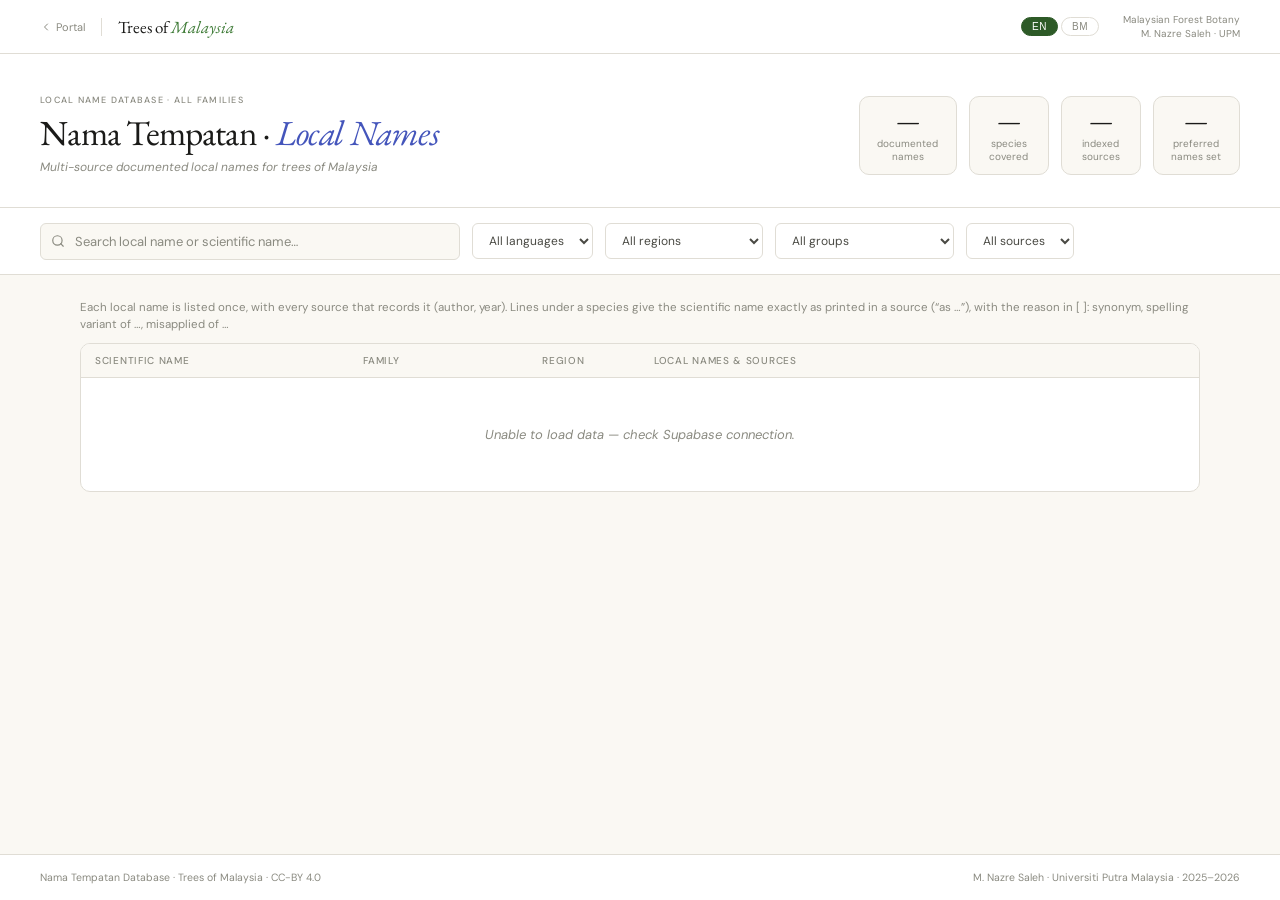
<file: vernacular_names.html>
<!DOCTYPE html>
<html lang="en">
<head>
<meta name="robots" content="noindex, nofollow"><!-- under development: remove this line at public launch -->
<script>/* Moved to mypokok.com: forward visitors from the old GitHub address */(function(){var h=location.hostname;if(h==="2abetterment.github.io"){var p=location.pathname.replace(/^\/dipterocarp-of-malaysia/i,"")||"\/";location.replace("https:\/\/mypokok.com"+p+location.search+location.hash);}})();</script>
<meta charset="UTF-8">
<meta name="viewport" content="width=device-width, initial-scale=1.0">
<title>Nama Tempatan · Trees of Malaysia</title>
<link rel="preconnect" href="https://fonts.googleapis.com">
<link rel="preconnect" href="https://fonts.gstatic.com" crossorigin>
<link href="https://fonts.googleapis.com/css2?family=EB+Garamond:ital,wght@0,400;0,500;1,400;1,500&family=DM+Sans:wght@300;400;500&display=swap" rel="stylesheet">
<style>
:root {
  --cream: #faf8f3;
  --ink: #1a1a18;
  --ink-2: #4a4a44;
  --ink-3: #8a8a80;
  --forest: #2d5a27;
  --forest-mid: #3d7a35;
  --blue: #334499;
  --blue-mid: #4455bb;
  --blue-light: #eef2ff;
  --blue-border: #b8c4ee;
  --border: #e0ddd5;
  --border-strong: #c8c4b8;
  --white: #ffffff;
  --radius: 6px;
  --radius-lg: 10px;
}
*, *::before, *::after { box-sizing: border-box; margin: 0; padding: 0; }
body { font-family: 'DM Sans', sans-serif; background: var(--cream); color: var(--ink); min-height: 100vh; display: flex; flex-direction: column; }

nav {
  background: var(--white); border-bottom: 1px solid var(--border);
  padding: 0 2.5rem; display: flex; align-items: center;
  justify-content: space-between; height: 54px;
  position: sticky; top: 0; z-index: 100;
}
.nav-left { display: flex; align-items: center; gap: 1rem; }
.nav-back { font-size: 11px; color: var(--ink-3); text-decoration: none; display: flex; align-items: center; gap: 4px; transition: color 0.15s; }
.nav-back:hover { color: var(--ink); }
.nav-divider { width: 1px; height: 18px; background: var(--border); }
.nav-brand { font-family: 'EB Garamond', serif; font-size: 17px; color: var(--ink); text-decoration: none; }
.nav-brand em { color: var(--forest-mid); font-style: italic; }
.nav-right { display: flex; align-items: center; gap: 1.5rem; }
.nav-lang { display: flex; gap: 3px; }
.lang-btn { font-size: 10px; font-weight: 500; letter-spacing: 0.05em; padding: 3px 10px; border-radius: 99px; border: 1px solid var(--border); background: transparent; color: var(--ink-3); cursor: pointer; transition: all 0.15s; }
.lang-btn.active { background: var(--forest); color: white; border-color: var(--forest); }
.nav-meta { font-size: 10px; color: var(--ink-3); text-align: right; line-height: 1.4; }

.page-header { background: var(--white); border-bottom: 1px solid var(--border); padding: 2.5rem 2.5rem 2rem; display: flex; align-items: flex-end; justify-content: space-between; flex-wrap: wrap; gap: 1.5rem; }
.header-eye { font-size: 9px; font-weight: 500; letter-spacing: 0.14em; color: var(--ink-3); text-transform: uppercase; margin-bottom: 0.5rem; }
.header-title { font-family: 'EB Garamond', serif; font-size: 2.2rem; font-weight: 400; line-height: 1.1; letter-spacing: -0.02em; margin-bottom: 0.4rem; }
.header-title em { color: var(--blue-mid); font-style: italic; }
.header-sub { font-size: 12px; color: var(--ink-3); font-style: italic; }
.header-stats { display: flex; gap: 0.75rem; flex-wrap: wrap; }
.stat-pill { background: var(--cream); border: 1px solid var(--border); border-radius: var(--radius-lg); padding: 0.7rem 1.1rem; text-align: center; min-width: 80px; }
.stat-n { font-family: 'EB Garamond', serif; font-size: 1.6rem; font-weight: 400; color: var(--ink); line-height: 1; }
.stat-l { font-size: 10px; color: var(--ink-3); margin-top: 3px; line-height: 1.3; }

.toolbar { background: var(--white); border-bottom: 1px solid var(--border); padding: 0.9rem 2.5rem; display: flex; align-items: center; gap: 0.75rem; flex-wrap: wrap; }
.search-wrap { position: relative; flex: 1; min-width: 220px; max-width: 420px; }
.search-wrap svg { position: absolute; left: 11px; top: 50%; transform: translateY(-50%); color: var(--ink-3); pointer-events: none; }
.search-input { width: 100%; padding: 9px 12px 9px 34px; font-family: 'DM Sans', sans-serif; font-size: 13px; border: 1px solid var(--border); border-radius: var(--radius); background: var(--cream); color: var(--ink); outline: none; transition: border-color 0.15s, background 0.15s; }
.search-input:focus { border-color: var(--blue); background: var(--white); }
.search-input::placeholder { color: var(--ink-3); }
.filter-select { padding: 8px 12px; font-family: 'DM Sans', sans-serif; font-size: 12px; border: 1px solid var(--border); border-radius: var(--radius); background: var(--white); color: var(--ink-2); cursor: pointer; outline: none; }
.result-count { font-size: 11px; color: var(--ink-3); margin-left: auto; white-space: nowrap; }
.search-clear {
  position: absolute; right: 10px; top: 50%; transform: translateY(-50%);
  background: none; border: none; cursor: pointer; color: var(--ink-3);
  font-size: 14px; line-height: 1; padding: 2px 4px; border-radius: 99px;
  display: none; transition: color 0.15s, background 0.15s;
}
.search-clear:hover { color: var(--ink); background: var(--border); }
.search-clear.visible { display: block; }

.main { flex: 1; max-width: 1200px; width: 100%; margin: 0 auto; padding: 1.5rem 2.5rem; }

/* TABLE */
.results-table { background: var(--white); border: 1px solid var(--border); border-radius: var(--radius-lg); overflow: hidden; }
table { width: 100%; border-collapse: collapse; table-layout: fixed; }
thead th { background: var(--cream); padding: 10px 14px; font-size: 10px; font-weight: 500; letter-spacing: 0.07em; color: var(--ink-3); text-transform: uppercase; text-align: left; border-bottom: 1px solid var(--border); }
th.col-sci  { width: 24%; }
th.col-fam  { width: 16%; }
th.col-reg  { width: 10%; }
th.col-names { width: 50%; }

tbody tr { border-bottom: 1px solid var(--border); transition: background 0.1s; }
tbody tr:last-child { border-bottom: none; }
tbody tr:hover { background: #f4f2ec; }
tbody td { padding: 11px 14px; font-size: 12.5px; color: var(--ink-2); vertical-align: top; }
td.sci-cell { font-size: 12.5px; color: var(--ink); font-weight: 500; padding-top: 13px; }
td.fam-cell { font-size: 11px; color: var(--ink-3); padding-top: 13px; line-height: 1.5; }
td.reg-cell { font-size: 11px; color: var(--ink-3); padding-top: 13px; }

/* Name entries inside the names cell */
.names-list { display: flex; flex-direction: column; gap: 5px; }
.name-entry {
  display: flex; align-items: baseline; gap: 8px;
  padding: 5px 8px; border-radius: var(--radius);
  border: 1px solid var(--border); background: var(--cream);
}
.name-entry.pref {
  background: var(--blue-light); border-color: var(--blue-border);
}
.name-entry .ne-name {
  font-size: 13px; font-weight: 500; color: var(--ink); min-width: 140px; flex-shrink: 0;
}
.name-entry.pref .ne-name { color: var(--blue); }
.pref-star { color: var(--forest-mid); margin-right: 3px; font-size: 11px; }
.ne-lang {
  font-size: 10px; color: var(--ink-3); background: var(--white);
  border: 1px solid var(--border); border-radius: 99px;
  padding: 1px 6px; flex-shrink: 0;
}
.name-entry.pref .ne-lang { color: var(--blue-mid); background: var(--blue-light); border-color: var(--blue-border); }
.ne-source { font-size: 11px; color: var(--ink-3); font-style: italic; flex: 1; }

.state-row td { text-align: center; padding: 3rem; color: var(--ink-3); font-size: 13px; font-style: italic; }
.sci-link { color: var(--ink); text-decoration: none; }
.sci-link:hover { color: var(--blue); text-decoration: underline; }
.ext-icon { font-size: 10px; color: var(--ink-3); font-style: normal; }
.authority { font-style: normal; font-weight: 400; }
.no-name { font-size: 11.5px; color: var(--ink-3); font-style: italic; }

footer { background: var(--white); border-top: 1px solid var(--border); padding: 1rem 2.5rem; display: flex; justify-content: space-between; flex-wrap: wrap; gap: 0.4rem; }
footer p { font-size: 10.5px; color: var(--ink-3); }

/* ── Tablet ≤900px ───────────────────────────── */
@media (max-width: 900px) {
  nav { padding: 0 1.25rem; }
  .nav-meta { display: none; }
  .nav-brand { font-size: 15px; }
  .page-header { flex-direction: column; align-items: flex-start; padding: 1.5rem 1.25rem 1.25rem; gap: 1rem; }
  .header-title { font-size: 1.8rem; }
  .header-stats { gap: 0.5rem; }
  .stat-pill { padding: 0.5rem 0.8rem; min-width: 70px; }
  .stat-n { font-size: 1.3rem; }
  .toolbar { padding: 0.75rem 1.25rem; gap: 0.5rem; flex-wrap: wrap; }
  .search-wrap { min-width: 180px; flex: 1 1 180px; }
  .filter-select { font-size: 11.5px; padding: 7px 10px; }
  .result-count { width: 100%; margin-left: 0; }
  .main { padding: 0.75rem 1.25rem; }
  footer { padding: 1rem 1.25rem; flex-direction: column; gap: 0.25rem; }
}

/* ── Mobile ≤600px ───────────────────────────── */
@media (max-width: 600px) {
  nav { padding: 0 0.75rem; height: 44px; }
  .nav-meta { display: none; }
  .nav-brand { font-size: 14px; }
  .lang-btn { padding: 2px 8px; font-size: 9.5px; }
  .page-header { padding: 1rem 0.75rem; }
  .header-title { font-size: 1.4rem; }
  .header-stats { gap: 0.4rem; }
  .stat-pill { padding: 0.4rem 0.6rem; min-width: 58px; }
  .stat-n { font-size: 1.1rem; }
  .stat-l { font-size: 9px; }
  .toolbar { padding: 0.6rem 0.75rem; gap: 0.4rem; }
  .search-wrap { min-width: 100%; }
  .filter-select { font-size: 11px; padding: 6px 8px; }
  .result-count { display: none; }
  .main { padding: 0.5rem 0.75rem; }
  /* Hide only Family and Region columns on very small screens */
  th.col-fam, td.fam-cell { display: none; }
  th.col-reg, td.reg-cell { display: none; }
  th.col-sci { width: 40%; }
  th.col-names { width: 60%; }
  /* Keep source label visible always */
  .ne-source { font-size: 10.5px; }
  .ne-name { font-size: 12.5px; }
  .ne-lang { font-size: 9px; padding: 1px 5px; }
  footer { padding: 0.75rem; }
  footer p { font-size: 10px; }
}

/* names as printed + merged sources */
.sn-notes { margin: 6px 0 0; padding: 0; list-style: none; font-size: 11.5px; color: var(--ink-2); line-height: 1.5; }
.sn-notes li { margin-top: 3px; padding-left: 10px; border-left: 2px solid var(--blue-border); }
.sn-notes .sn-tag { color: var(--ink-3); }
.sn-notes .sn-lbl { display:block; font-size: 9px; letter-spacing: 0.12em; text-transform: uppercase; color: var(--ink-3); margin-top: 6px; }
.sn-notes i { font-family: 'EB Garamond', serif; font-size: 13px; }
.ne-cites { font-size: 11px; color: var(--ink-3); }
.ne-reg { font-size: 10px; color: var(--ink-3); margin-left: 4px; }
.sn-legend { margin: 0 0 10px; font-size: 11.5px; color: var(--ink-3); line-height: 1.5; }
.ne-cites i { font-family: 'EB Garamond', serif; font-size: 12.5px; }
</style>
</head>
<body>

<nav>
  <div class="nav-left">
    <a class="nav-back" href="./">
      <svg width="12" height="12" viewBox="0 0 24 24" fill="none" stroke="currentColor" stroke-width="2" stroke-linecap="round"><path d="m15 18-6-6 6-6"/></svg>
      Portal
    </a>
    <div class="nav-divider"></div>
    <a class="nav-brand" href="./">Trees of <em>Malaysia</em></a>
  </div>
  <div class="nav-right">
    <div class="nav-lang">
      <button class="lang-btn active" onclick="setLang('en',this)">EN</button>
      <button class="lang-btn" onclick="setLang('bm',this)">BM</button>
    </div>
    <p class="nav-meta">Malaysian Forest Botany<br>M. Nazre Saleh · UPM</p>
  </div>
</nav>

<div class="page-header">
  <div class="header-left">
    <p class="header-eye" id="lbl-eye">Local name database · All families</p>
    <h1 class="header-title">Nama Tempatan · <em>Local Names</em></h1>
    <p class="header-sub" id="lbl-sub">Multi-source documented local names for trees of Malaysia</p>
  </div>
  <div class="header-stats">
    <div class="stat-pill"><div class="stat-n" id="stat-total">—</div><div class="stat-l" id="lbl-stat1">documented<br>names</div></div>
    <div class="stat-pill"><div class="stat-n" id="stat-species">—</div><div class="stat-l" id="lbl-stat2">species<br>covered</div></div>
    <div class="stat-pill"><div class="stat-n" id="stat-sources">—</div><div class="stat-l" id="lbl-stat3">indexed<br>sources</div></div>
    <div class="stat-pill"><div class="stat-n" id="stat-preferred">—</div><div class="stat-l" id="lbl-stat4">preferred<br>names set</div></div>
  </div>
</div>

<div class="toolbar">
  <div class="search-wrap">
    <svg width="14" height="14" viewBox="0 0 24 24" fill="none" stroke="currentColor" stroke-width="2" stroke-linecap="round"><circle cx="11" cy="11" r="8"/><path d="m21 21-4.35-4.35"/></svg>
    <input class="search-input" id="search" type="text" placeholder="Search local name or scientific name…" autocomplete="off">
    <button class="search-clear" id="search-clear" onclick="clearSearch()" title="Clear search">✕</button>
  </div>
  <select class="filter-select" id="filter-lang"><option value="">All languages</option></select>
  <select class="filter-select" id="filter-region">
    <option value="">All regions</option>
    <option value="Peninsular">Peninsular Malaysia</option>
    <option value="Sabah">Sabah</option>
    <option value="Sarawak">Sarawak</option>
  </select>
  <select class="filter-select" id="filter-type">
    <option value="">All groups</option>
    <option value="dipterocarp">Dipterocarpaceae</option>
    <option value="non_dipterocarp">Non-Dipterocarpaceae</option>
    <option value="climber">Climbers &amp; lianas</option>
    <option value="non_woody">Non-woody plants</option>
  </select>
  <select class="filter-select" id="filter-source" style="max-width:320px"><option value="">All sources</option></select>
  <span class="result-count" id="result-count"></span>
</div>

<div class="main">
  <p class="sn-legend" id="lbl-legend">Each local name is listed once, with every source that records it (author, year). Lines under a species give the scientific name exactly as printed in a source (“as …”), with the reason in [ ]: synonym, spelling variant of …, misapplied of …</p>
  <div class="results-table">
    <table>
      <thead>
        <tr>
          <th class="col-sci"  id="th-sci">Scientific name</th>
          <th class="col-fam"  id="th-fam">Family</th>
          <th class="col-reg"  id="th-reg">Region</th>
          <th class="col-names" id="th-names">Local names &amp; sources</th>
        </tr>
      </thead>
      <tbody id="results-body">
        <tr class="state-row"><td colspan="4">Loading…</td></tr>
      </tbody>
    </table>
  </div>
</div>

<footer>
  <p>Nama Tempatan Database · Trees of Malaysia · CC-BY 4.0</p>
  <p>M. Nazre Saleh · Universiti Putra Malaysia · 2025–2026</p>
</footer>

<script>
/* ── Format scientific name: taxon italic, authority roman ── */
function formatSci(name){
  if(!name||name==='—') return name;
  const m = name.match(/^([A-Z][a-zÀ-ɏ×+]+\s+[a-zÀ-ɏ×+\-]+(?:\s+(?:subsp\.|ssp\.|var\.|f\.)\s+[a-zÀ-ɏ×+\-]+)?)(.*)/);
  if(!m) return `<i>${name}</i>`;
  const taxon = m[1].trim(), auth = m[2].trim();
  return auth ? `<i>${taxon}</i> <span class="authority">${auth}</span>` : `<i>${taxon}</i>`;
}

const SB_URL  = 'https://xrntnarchlglhllvlrnv.supabase.co';
const SB_ANON = 'sb_publishable_N968wHizQmuFaPYlHwDxhw_WXCOs32h';
const H = { 'apikey': SB_ANON, 'Authorization': 'Bearer ' + SB_ANON, 'Content-Type': 'application/json' };

async function get(path) {
  const r = await fetch(SB_URL + '/rest/v1/' + path, { headers: H });
  if (!r.ok) {
    const body = await r.text().catch(()=>'');
    throw new Error(r.status + ' on ' + path.split('?')[0] + ' — ' + body.slice(0,200));
  }
  return r.json();
}

/* ── LABELS ───────────────────────────────────────── */
const labels = {
  en: {
    eye:'Local name database · All families', sub:'Multi-source documented local names for trees of Malaysia',
    stat1:'documented<br>names', stat2:'species<br>covered', stat3:'indexed<br>sources', stat4:'preferred<br>names set',
    searchPh:'Search local name or scientific name…', allLang:'All languages',
    allRegion:'All regions', peninsular:'Peninsular Malaysia', sabah:'Sabah', sarawak:'Sarawak',
    allGroup:'All groups', dip:'Dipterocarpaceae', nonDip:'Non-Dipterocarpaceae', clim:'Climbers & lianas', nw:'Non-woody plants', printed:'Names as printed', synOf:'synonym of', legend:'Each local name is listed once, with every source that records it (author, year). Lines under a species give the scientific name exactly as printed in a source (“as …”), with the reason in [ ]: synonym, spelling variant of …, misapplied of …', spell:'spelling corrected', by:'by', allSrc:'All sources',
    thSci:'Scientific name', thFam:'Family', thReg:'Region', thNames:'Local names & sources',
    noResults:'No species match your search.', species:'species'
  },
  bm: {
    eye:'Pangkalan nama tempatan · Semua famili', sub:'Nama tempatan pokok Malaysia dari pelbagai sumber rujukan',
    stat1:'nama<br>didokumen', stat2:'spesies<br>diliputi', stat3:'sumber<br>diindeks', stat4:'nama<br>pilihan',
    searchPh:'Cari nama tempatan atau nama saintifik…', allLang:'Semua bahasa',
    allRegion:'Semua kawasan', peninsular:'Semenanjung Malaysia', sabah:'Sabah', sarawak:'Sarawak',
    allGroup:'Semua kumpulan', dip:'Dipterokarp', nonDip:'Bukan Dipterokarp', clim:'Pemanjat & liana', nw:'Tumbuhan bukan berkayu', printed:'Nama seperti dicetak', synOf:'sinonim bagi', legend:'Setiap nama tempatan disenaraikan sekali bersama semua sumber yang merekodkannya (pengarang, tahun). Baris di bawah spesies ialah nama saintifik tepat seperti dicetak dalam sumber (“as …”), dengan sebabnya dalam [ ]: synonym, spelling variant of …, misapplied of …', spell:'ejaan dibetulkan', by:'oleh', allSrc:'Semua sumber',
    thSci:'Nama saintifik', thFam:'Famili', thReg:'Kawasan', thNames:'Nama tempatan & sumber',
    noResults:'Tiada spesies sepadan dengan carian anda.', species:'spesies'
  }
};

let currentLang = 'en';
function setLang(lang, btn) {
  currentLang = lang;
  document.querySelectorAll('.lang-btn').forEach(b => b.classList.remove('active'));
  btn.classList.add('active');
  const L = labels[lang];
  document.getElementById('lbl-eye').textContent = L.eye;
  document.getElementById('lbl-sub').textContent = L.sub;
  ['stat1','stat2','stat3','stat4'].forEach(k => document.getElementById('lbl-'+k).innerHTML = L[k]);
  document.getElementById('search').placeholder = L.searchPh;
  const fl = document.getElementById('filter-lang');
  if (fl.options[0]) fl.options[0].text = L.allLang;
  const fr = document.getElementById('filter-region');
  [L.allRegion,L.peninsular,L.sabah,L.sarawak].forEach((t,i) => { if(fr.options[i]) fr.options[i].text=t; });
  const ft = document.getElementById('filter-type');
  [L.allGroup,L.dip,L.nonDip,L.clim,L.nw].forEach((t,i) => { if(ft.options[i]) ft.options[i].text=t; });
  const fs = document.getElementById('filter-source'); if (fs.options[0]) fs.options[0].text = L.allSrc;
  document.getElementById('lbl-legend').textContent = L.legend;
  document.getElementById('th-sci').textContent = L.thSci;
  document.getElementById('th-fam').textContent = L.thFam;
  document.getElementById('th-reg').textContent = L.thReg;
  document.getElementById('th-names').textContent = L.thNames;
  applyFilters();
}

/* ── STATE ────────────────────────────────────────── */
let allRows = [];          // enriched flat rows from DB
let allGroups = [];        // grouped by species, built once
let SPECIES = {};          // id → species
let NOTES = new Map();     // species_id → names as printed (corrected-spelling synonyms)
const BASE = new URL('./', location.href).href;
const esc = t => String(t ?? '').replace(/[&<>"]/g, c => ({'&':'&amp;','<':'&lt;','>':'&gt;','"':'&quot;'}[c]));
const capFirst = t => t ? t[0].toUpperCase() + t.slice(1) : t;

/* Short citation: "Watson, 1928" — from reference_sources.cite_short + year */
const OLD_LABEL = { POCKET_CHECKLIST:'Kochummen, 1997', EXISTING_DB:'Database record', FLORA_MP_VOL1:'Ridley, 1922', FLORA_MP_VOL2:'Ridley, 1923',
  FLORA_MP_VOL3:'Ridley, 1924', TFSS_VOL5:'Ashton, 2004', RIDLEY_CURTIS_1902:'Ridley & Curtis, 1902' };
function citeOf(v, s){
  if (v.basis === 'own experience' || (!v.source_id && v.observer)) return (v.observer || 'pers. obs.') + (v.observed_year ? ', ' + v.observed_year : '');
  if (s && s.cite_short) return s.cite_short + (s.year ? ', ' + s.year : '');
  if (s && OLD_LABEL[s.short_code]) return OLD_LABEL[s.short_code];
  if (s && s.authors) return s.authors.split(',')[0] + (s.year ? ', ' + s.year : '');
  return v.source ? (v.source.length > 40 ? v.source.slice(0, 40) + '…' : v.source) + (v.source_year ? ', ' + v.source_year : '') : '';
}

/* ── INIT ─────────────────────────────────────────── */
async function init() {
  try {
    async function getAll(path, pageSize=1000) {
      let all=[], offset=0, page;
      do { page = await get(path + '&limit=' + pageSize + '&offset=' + offset); all = all.concat(page); offset += pageSize; } while (page.length === pageSize);
      return all;
    }
    const [vn, dip, non, clim, nw, pref, src, notes] = await Promise.all([
      getAll('vernacular_names?select=id,species_id,species_type,vernacular_name,language,region,source_id,source,source_year,source_page,basis,observer,observed_year,is_preferred,name_as_published&status=eq.active&order=vernacular_name.asc'),
      get('dipterocarp_species_2025_12_11_02_08?select=id,scientific_name,authority,genus,family&limit=1000'),
      getAll('non_dipterocarp_species?select=id,scientific_name,authority,infraspecific_epithet,genus,family'),
      getAll('malaysia_climbers_lianas?select=id,scientific_name,authority,genus,family'),
      getAll('malaysia_non_woody_plants?select=id,scientific_name,authority,genus,family'),
      get('preferred_vernacular_names?select=species_id,language,preferred_name&limit=1000'),
      get('reference_sources?select=id,short_code,full_title,authors,year,cite_short'),
      getAll('mv_name_notes?select=species_id,printed_name,printed_authority,cite,page,src_year,correct_name,correct_author,wcvp_status,misspelt,is_synonym').catch(() => [])
    ]);

    const add = (list, type, page) => list.forEach(d => {
      if (d.infraspecific_epithet && !d.scientific_name.includes(d.infraspecific_epithet)) d.scientific_name += ' ' + d.infraspecific_epithet;
      SPECIES[d.id] = { ...d, species_type: type, page_url: page ? BASE + page : '' };
    });
    add(dip, 'dipterocarp', 'dipterokarp.html'); add(non, 'non_dipterocarp', 'non_dipterocarp_trees_malaysia.html'); add(clim, 'climber', ''); add(nw, 'non_woody', '');
    const prefSet = new Set(pref.map(p => p.species_id + '|' + (p.language || 'Malay')));
    const srcMap = {}; src.forEach(s => srcMap[s.id] = s);
    notes.forEach(n => { if (!NOTES.has(n.species_id)) NOTES.set(n.species_id, []); NOTES.get(n.species_id).push(n); });

    allRows = vn.map(v => {
      const sp = SPECIES[v.species_id] || {}, s = srcMap[v.source_id];
      return { ...v, scientific_name: sp.scientific_name || '—', genus: sp.genus || '', family: sp.family || '',
        source_code: s ? s.short_code : '', cite: citeOf(v, s), year: (s && s.year) || v.source_year || v.observed_year || 9999,
        is_pref: prefSet.has(v.species_id + '|' + (v.language || 'Malay')) };
    });

    document.getElementById('stat-total').textContent   = allRows.length.toLocaleString();
    document.getElementById('stat-species').textContent = new Set(allRows.filter(r => r.scientific_name !== '—').map(r => r.species_id)).size.toLocaleString();
    document.getElementById('lbl-stat2').innerHTML = currentLang === 'bm' ? 'spesies<br>bernama' : 'species<br>with names';
    document.getElementById('stat-preferred').textContent = prefSet.size.toLocaleString();
    const usedSrc = [...new Set(allRows.map(r => r.source_id).filter(Boolean))];
    document.getElementById('stat-sources').textContent = usedSrc.length.toLocaleString();

    const langs = [...new Set(allRows.map(r => r.language).filter(Boolean))].sort();
    const fl = document.getElementById('filter-lang');
    while (fl.options.length > 1) fl.remove(1);
    langs.forEach(lang => { const o = document.createElement('option'); o.value = o.text = lang; fl.appendChild(o); });
    const fs = document.getElementById('filter-source');
    usedSrc.map(id => srcMap[id]).filter(Boolean).sort((a, b) => (a.year || 0) - (b.year || 0)).forEach(s => {
      const o = document.createElement('option'); o.value = s.id;
      o.text = citeOf({}, s) + (s.full_title ? ' — ' + s.full_title : ''); fs.appendChild(o); });

    allGroups = buildGroups(allRows);

    const urlId = new URLSearchParams(window.location.search).get('id');
    const match = urlId ? allGroups.filter(g => g.species_id === urlId) : [];
    if (match.length) {
      renderTable(match);
      document.getElementById('search').value = match[0].scientific_name;
      document.getElementById('search-clear').classList.add('visible');
    } else renderTable(allGroups);
  } catch(e) {
    document.getElementById('results-body').innerHTML = '<tr class="state-row"><td colspan="4">Unable to load data — check Supabase connection.</td></tr>';
    console.error(e);
  }
}

/* ── GROUP: one row per species; one entry per local name with ALL its sources ── */
function buildGroups(rows) {
  const map = new Map();
  rows.forEach(r => {
    const sp = SPECIES[r.species_id]; if (!sp) return;
    if (!map.has(r.species_id)) map.set(r.species_id, { species_id: r.species_id, species_type: sp.species_type, scientific_name: sp.scientific_name,
      authority: sp.authority || '', genus: sp.genus || '', family: sp.family || '', page_url: sp.page_url, names: new Map() });
    const grp = map.get(r.species_id), key = r.vernacular_name.trim().toLowerCase() + '||' + (r.language || '').toLowerCase();
    if (!grp.names.has(key)) grp.names.set(key, { vernacular_name: r.vernacular_name.trim(), language: r.language || '', regions: new Set(), cites: new Map(), is_pref: false });
    const n = grp.names.get(key);
    if (r.region && r.region !== 'Preferred') n.regions.add(r.region);
    if (r.is_pref) n.is_pref = true;
    if (r.cite && !n.cites.has(r.cite)) n.cites.set(r.cite, { cite: r.cite, year: r.year, page: r.source_page, printed: r.name_as_published });
    if (/^[A-Z]/.test(r.vernacular_name)) n.vernacular_name = r.vernacular_name.trim();
  });
  return [...map.values()].map(g => {
    g.names = [...g.names.values()].map(n => ({ ...n, cites: [...n.cites.values()].sort((a, b) => a.year - b.year) }))
      .sort((a, b) => a.is_pref !== b.is_pref ? (a.is_pref ? -1 : 1) : (a.language === 'Malay') !== (b.language === 'Malay') ? (a.language === 'Malay' ? -1 : 1)
        : b.cites.length - a.cites.length || a.vernacular_name.localeCompare(b.vernacular_name));
    g.regions = [...new Set(g.names.flatMap(n => [...n.regions]))].join(', ') || '—';
    return g;
  }).sort((a, b) => a.scientific_name.localeCompare(b.scientific_name));
}

/* ── NAMES AS PRINTED: Horsfieldia lemanniana (A.DC.) Warb. [Horsfieldia lehmanniana by Watson (1928)] — synonym of H. irya ── */
/* Old names used by the sources, written exactly as printed (name + authority):
   as Acronychia laurifolia Bl. (Watson, 1928) [synonym]
   as Horsfieldia Lehmanniana Warb. (Ridley, 1924: 59) [synonym Horsfieldia lemanniana (A.DC.) Warb.]
   as Ageratum conyoides L. (Watson, 1928) [spelling variant of Ageratum conyzoides L.] */
function asNoteTag(g, esc){
  const correct = g.correct ? `<i>${esc(g.correct)}</i>${g.cauthor ? ' ' + esc(g.cauthor) : ''}` : '';
  const base = { Synonym:'synonym', Illegitimate:'illegitimate name', Invalid:'invalid name', Unplaced:'unplaced name' }[g.status];
  if (g.status === 'Misapplied') return `misapplied of ${correct}`;
  if (g.synonym && g.status && g.status !== 'Accepted') return g.misspelt && correct ? `${base || g.status.toLowerCase()} ${correct}` : (base || g.status.toLowerCase());
  if (g.misspelt && correct) return `spelling variant of ${correct}`;
  return '';
}
function asNoteLines(items, esc){
  const by = new Map();
  items.forEach(i => { const k = i.printed + '|' + (i.pauthor || '') + '|' + (i.correct || '');
    if (!by.has(k)) by.set(k, { ...i, cites: [] }); by.get(k).cites.push(i); });
  return [...by.values()].map(g => {
    g.cites.sort((a, b) => (a.year || 0) - (b.year || 0));
    const cites = [...new Map(g.cites.map(c => [c.cite + '|' + (c.page || ''), c])).values()]
      .map(c => esc(String(c.cite || '').replace(/ \((\d{4})\)$/, ', $1'))).join('; ');
    const tag = asNoteTag(g, esc);
    return `<li>as <i>${esc(g.printed)}</i>${g.pauthor ? ' ' + esc(g.pauthor) : ''} (${cites})${tag ? ` <span class="sn-tag">[${tag}]</span>` : ''}</li>`;
  }).join('');
}
function notesHTML(grp) {
  const list = NOTES.get(grp.species_id); if (!list) return '';
  const items = list.filter(n => n.correct_name || n.printed_name.toLowerCase() !== grp.scientific_name.toLowerCase())
    .map(n => ({ printed: n.printed_name, pauthor: n.printed_authority, cite: n.cite, page: n.page, year: n.src_year,
                 correct: n.correct_name, cauthor: n.correct_author, status: n.wcvp_status, misspelt: n.misspelt, synonym: n.is_synonym }));
  return items.length ? `<ul class="sn-notes">${asNoteLines(items, esc)}</ul>` : '';
}

/* "as Sarcocephalus Junghuhnii Miq." = the name printed in that source, when it differs from today's name */
function asPrinted(printed, current){
  if (!printed) return '';
  const words = printed.trim().split(/\s+/), key = t => (t || '').toLowerCase().replace(/æ/g, 'ae').replace(/œ/g, 'oe');
  const n = /^(var\.|subsp\.|ssp\.|f\.)$/.test(words[2] || '') ? 4 : 2;
  const nm = words.slice(0, n).join(' '), au = words.slice(n).join(' ');
  if (key(nm) === key((current || '').split(/\s+/).slice(0, n).join(' '))) return '';
  return `, as <i>${esc(nm)}</i>${au ? ' ' + esc(au) : ''}`;
}

/* ── RENDER ───────────────────────────────────────── */
function renderTable(groups) {
  const L = labels[currentLang];
  const tbody = document.getElementById('results-body');
  document.getElementById('result-count').textContent = groups.length.toLocaleString() + ' ' + L.species;
  if (!groups.length) { tbody.innerHTML = `<tr class="state-row"><td colspan="4">${L.noResults}</td></tr>`; return; }

  const slice = groups.slice(0, 400);
  tbody.innerHTML = slice.map(grp => {
    const nameRows = grp.names.map(n => {
      const star = n.is_pref ? '<span class="pref-star">★</span>' : '';
      const lang = n.language && n.language !== 'Malay' ? `<span class="ne-lang">${esc(n.language)}</span>` : '';
      const cites = n.cites.length ? ` <span class="ne-cites">(${n.cites.map(c => esc(c.cite)).join('; ')})</span>` : '';
      return `<div class="name-entry${n.is_pref ? ' pref' : ''}"><span class="ne-name">${star}${esc(capFirst(n.vernacular_name))}</span>${lang}${cites}</div>`;
    }).join('');
    const withAuth = grp.authority && !grp.scientific_name.includes(grp.authority.trim()) ? grp.scientific_name + ' ' + grp.authority.trim() : grp.scientific_name;
    const sciLink = grp.page_url
      ? `<a href="${grp.page_url}?id=${grp.species_id}" target="_blank" class="sci-link" title="Open species page">${formatSci(withAuth)} <span class="ext-icon">↗</span></a>`
      : formatSci(withAuth);
    return `<tr>
      <td class="sci-cell">${sciLink}${notesHTML(grp)}</td>
      <td class="fam-cell">${esc(grp.family || '—')}</td>
      <td class="reg-cell">${esc(grp.regions)}</td>
      <td><div class="names-list">${nameRows || '<span class="no-name">No local name recorded</span>'}</div></td>
    </tr>`;
  }).join('');
  if (groups.length > 400) tbody.innerHTML += `<tr class="state-row"><td colspan="4">${(groups.length - 400).toLocaleString()} more — refine your search to see all.</td></tr>`;
}

/* ── FILTERS ───────────────────────────────────────── */
let filterTimer;
function applyFilters() {
  clearTimeout(filterTimer);
  filterTimer = setTimeout(() => {
    const q   = document.getElementById('search').value.trim().toLowerCase();
    const lng = document.getElementById('filter-lang').value;
    const reg = document.getElementById('filter-region').value;
    const typ = document.getElementById('filter-type').value;
    const src = document.getElementById('filter-source').value;

    // Filter raw rows, then regroup
    const filteredRows = allRows.filter(r => {
      if (r.scientific_name === '—') return false; // skip unresolved species
      if (q && !r.vernacular_name.toLowerCase().includes(q) &&
               !r.scientific_name.toLowerCase().includes(q) &&
               !(r.genus||'').toLowerCase().includes(q) &&
               !(NOTES.get(r.species_id) || []).some(n => (n.printed_name + ' ' + (n.correct_name || '')).toLowerCase().includes(q))) return false;
      if (lng && r.language !== lng) return false;
      if (reg && r.region !== reg && r.region !== 'Preferred') return false;
      if (typ && r.species_type !== typ) return false;
      if (src && String(r.source_id) !== src) return false;
      return true;
    });

    // Default: show only species that have vernacular names
    const noFilters = !q && !lng && !reg && !typ && !src;
    if(noFilters){
      renderTable(allGroups);
    } else {
      renderTable(buildGroups(filteredRows));
    }
  }, 220);
}

document.getElementById('search').addEventListener('input', function(){
  const btn = document.getElementById('search-clear');
  btn.classList.toggle('visible', this.value.length > 0);
  applyFilters();
});

function clearSearch(){
  const inp = document.getElementById('search');
  inp.value = '';
  document.getElementById('search-clear').classList.remove('visible');
  inp.focus();
  applyFilters();
}
document.getElementById('filter-lang').addEventListener('change', applyFilters);
document.getElementById('filter-region').addEventListener('change', applyFilters);
document.getElementById('filter-type').addEventListener('change', applyFilters);
document.getElementById('filter-source').addEventListener('change', applyFilters);

init();
</script>
</body>
</html>
</file>
